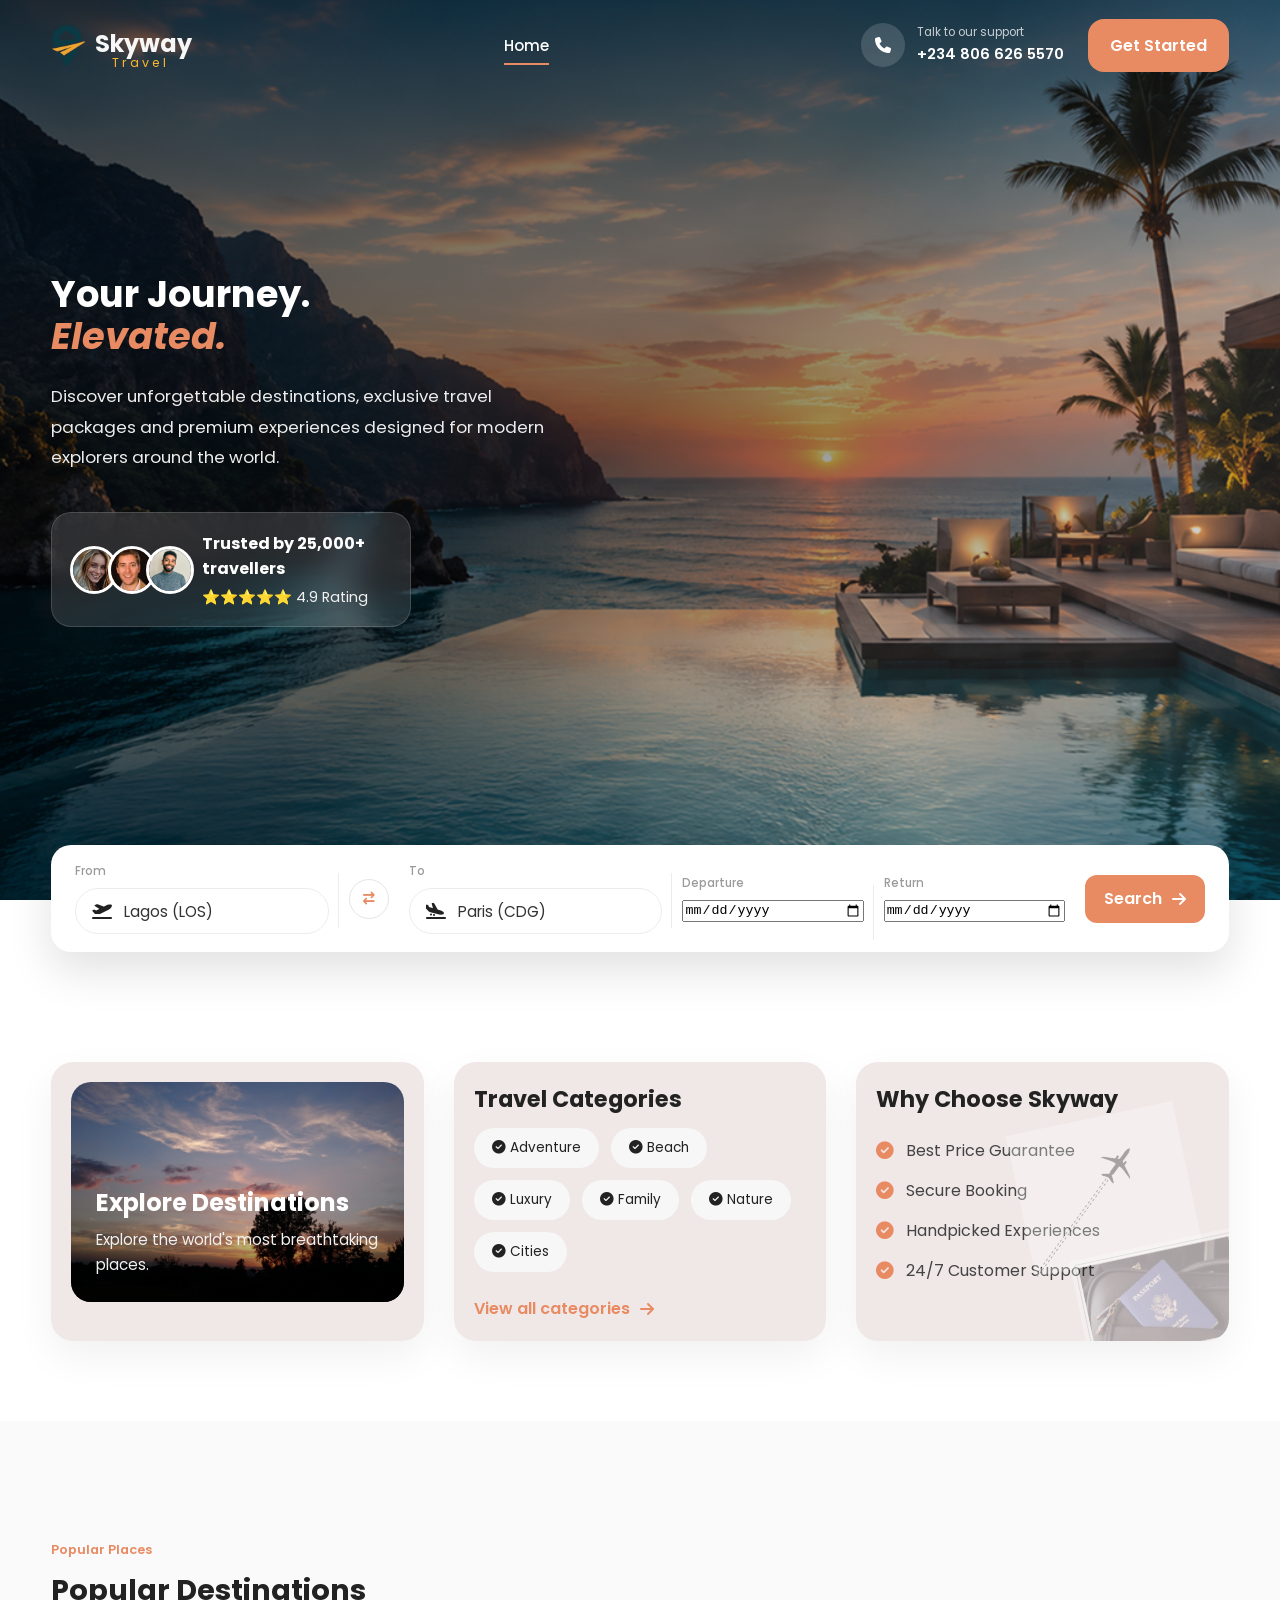
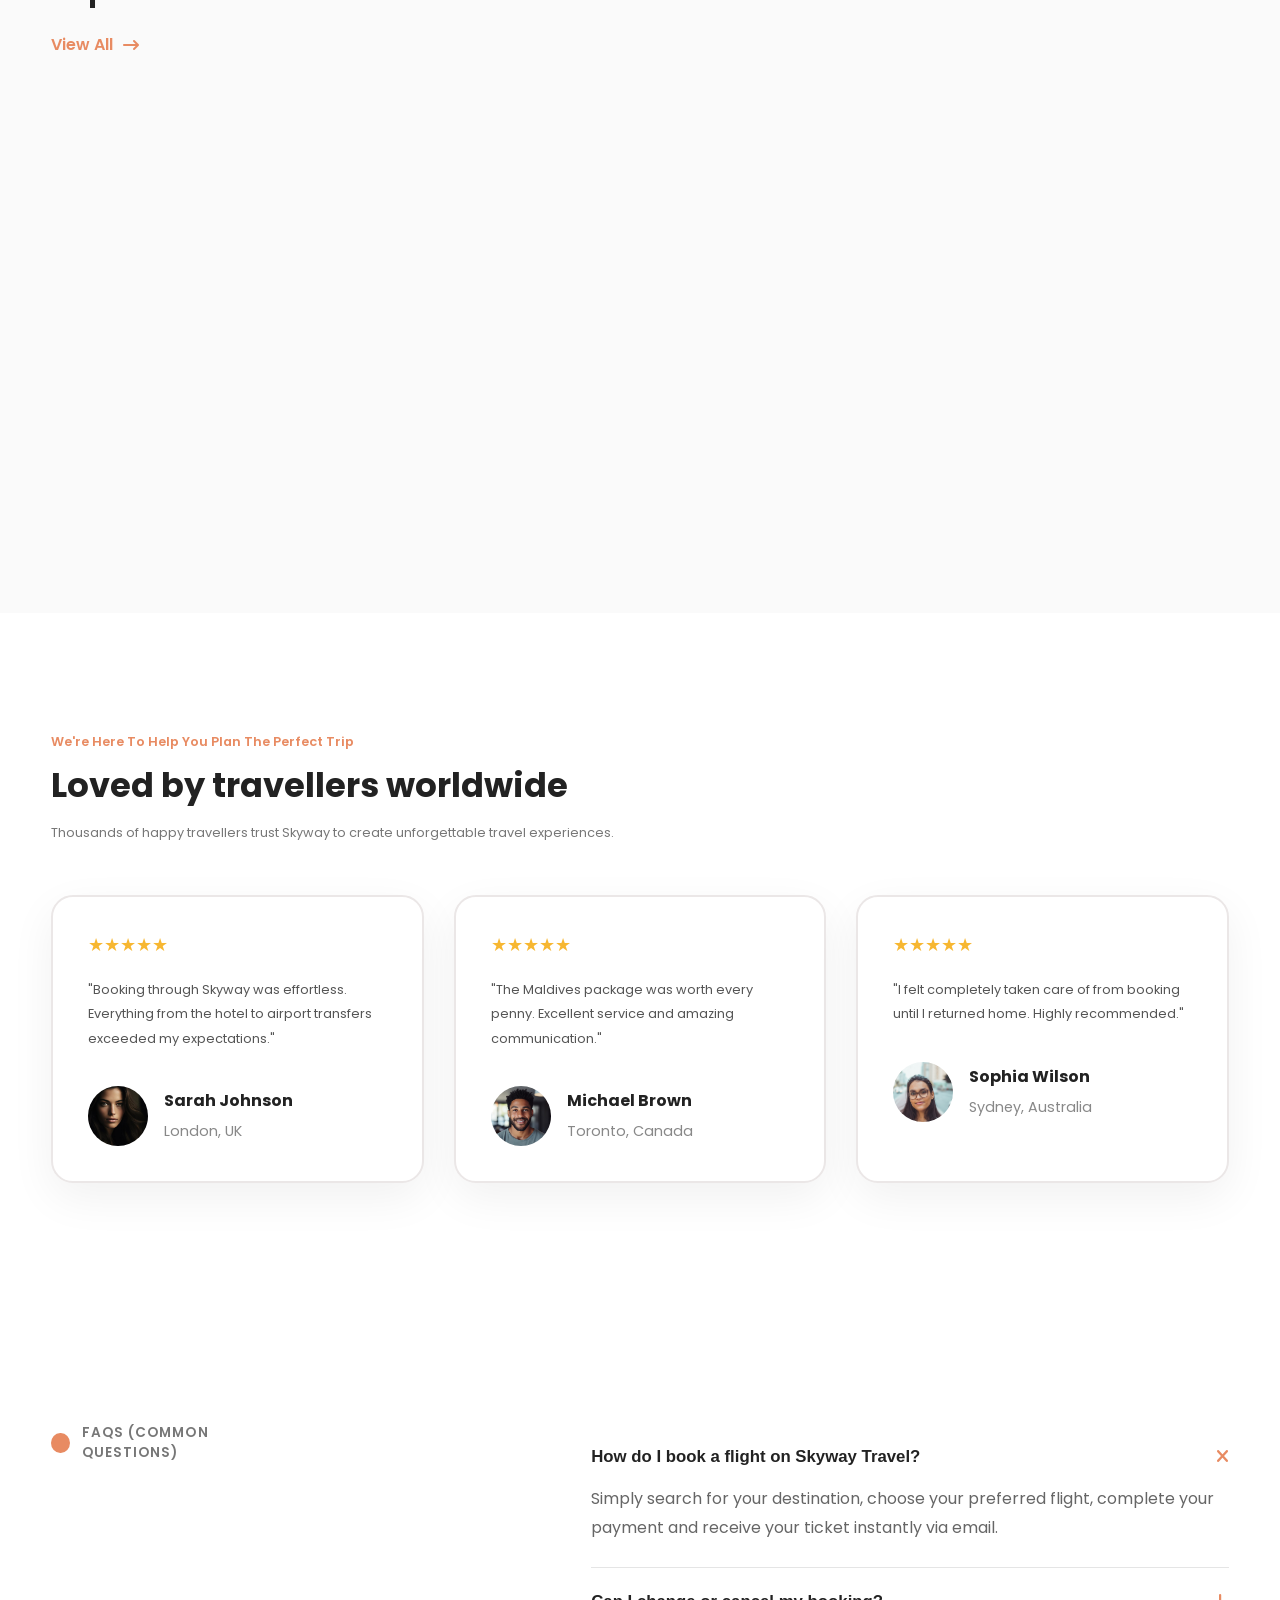
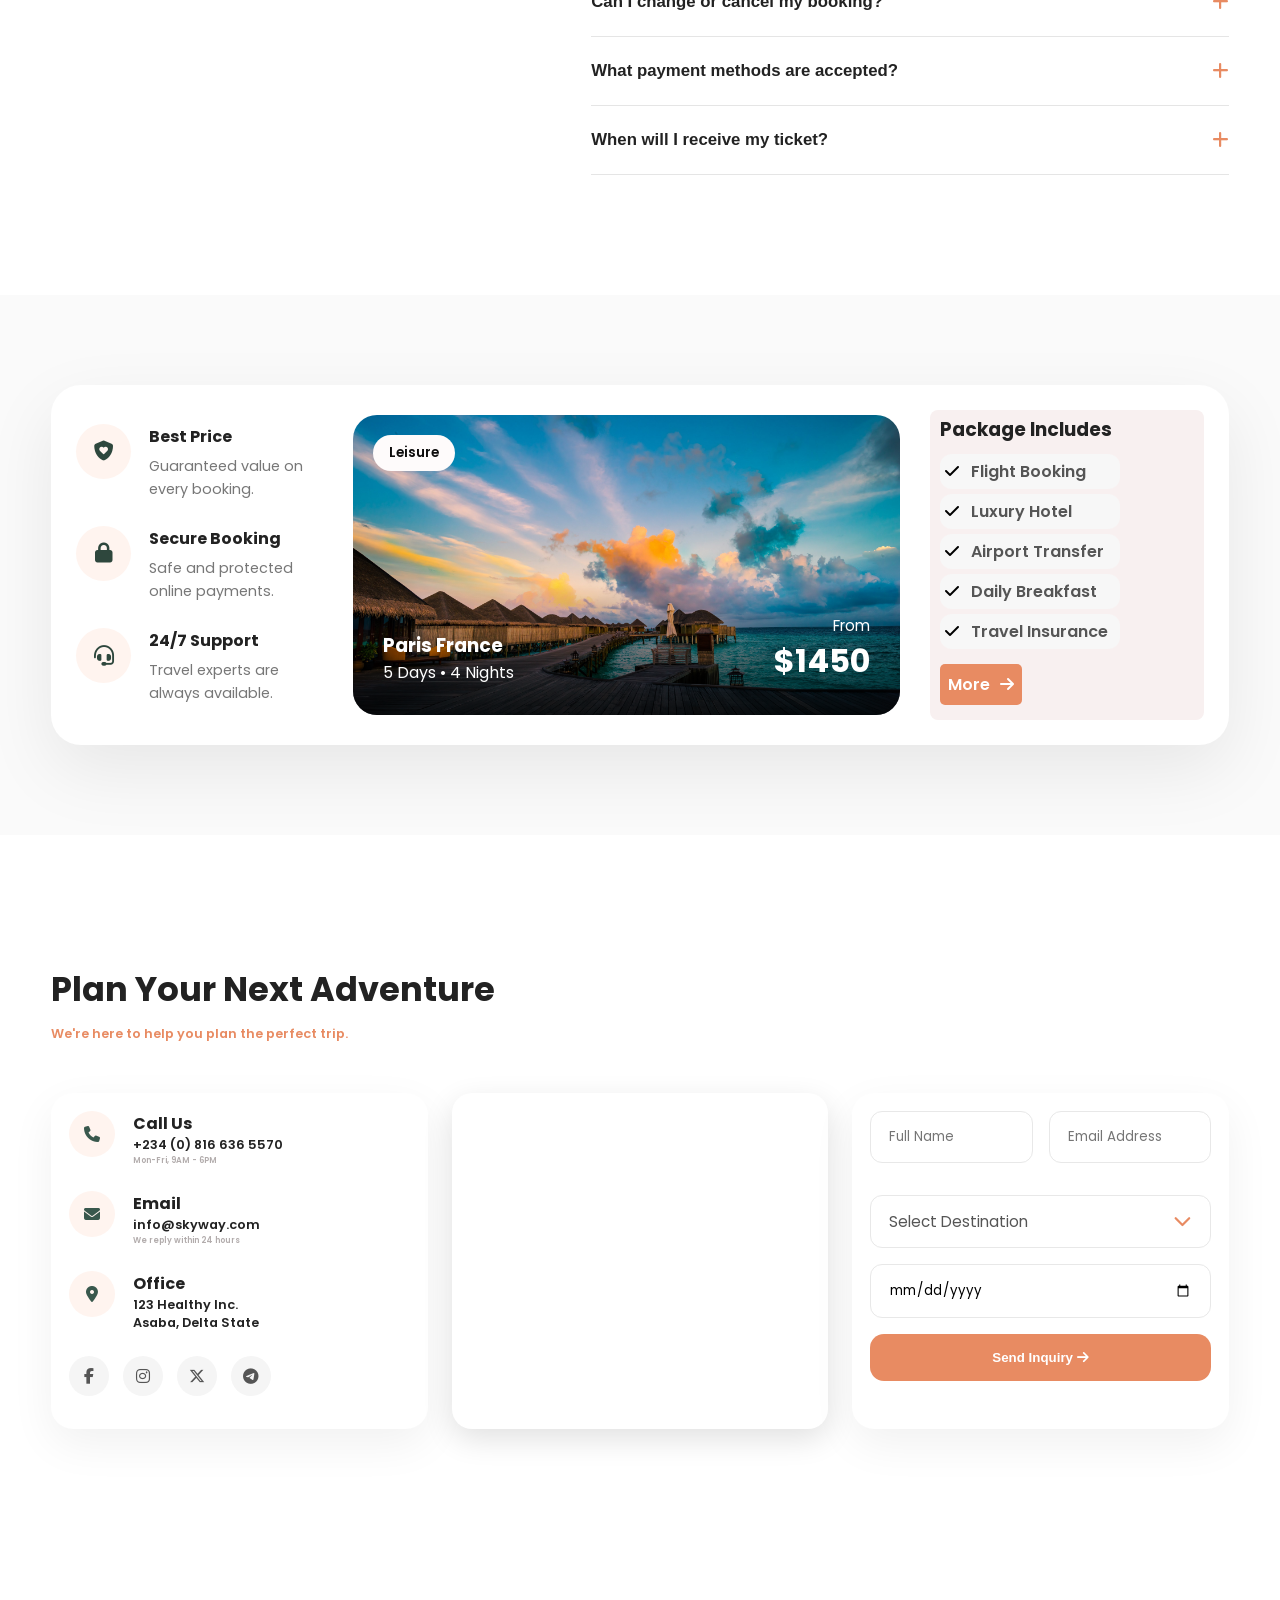
<file: index.html>
<!DOCTYPE html>
<html lang="en">
<head>

    <meta charset="UTF-8">
    <meta name="viewport" content="width=device-width, initial-scale=1.0">

    <title>Skyway Travel</title>

    <!-- Google Font -->
    <link rel="preconnect" href="https://fonts.googleapis.com">
    <link rel="preconnect" href="https://fonts.gstatic.com" crossorigin>

    <link href="https://fonts.googleapis.com/css2?family=Poppins:wght@300;400;500;600;700;800&display=swap" rel="stylesheet">

    <!-- Font Awesome -->
    <link rel="stylesheet"
    href="https://cdnjs.cloudflare.com/ajax/libs/font-awesome/6.7.2/css/all.min.css"/>

    <link rel="stylesheet" href="CSS/style.css">
    <link rel="stylesheet" href="CSS/responsive.css">
    <link rel="stylesheet" href="CSS/animation.css">

</head>

<body>

<!-- ================= NAVBAR ================= -->

<header class="header reveal">

    <div class="container navbar">

        <!-- Mobile Menu Button -->
        <button class="menu-btn" aria-label="Toggle navigation">

            <span></span>
            <span></span>
            <span></span>

        </button>

        <!-- Logo -->
        <a href="#" class="logo">

            <img src="asset/logo/logo.png" alt="Skyway Travel Logo">
            <h2>Skyway <span>Travel</span></h2>

        </a>

        <!-- Navigation -->
        <nav class="nav-links">

            <a href="index.html" class="active">Home</a>
        </nav>

        <!-- Right Side -->
        <div class="nav-right">

            <div class="phone">

                <div class="phone-icon">

                    <i class="fa-solid fa-phone"></i>

                </div>

                <div>

                    <small>Talk to our support</small>
                    <span>+234 806 626 5570</span>

                </div>

            </div>

            <a href="login.html" class="btn">Get Started</a>

        </div>

    </div>

</header>

<div class="menu-overlay"></div>

<!-- ================= HERO ================= -->

<section class="hero">

    <div class="container hero-content">

        <div class="hero-text">

            <h1>

                Your Journey.<br>

                <span><i>Elevated.</i></span>

            </h1>

            <p class="hero-description">

                Discover unforgettable destinations, exclusive travel
                packages and premium experiences designed for modern
                explorers around the world.

            </p>

            <!-- Rating Card -->

            <div class="rating-card">

                <div class="avatars">

                    <img src="asset/images/avatar1.jpg" alt="Traveller">

                    <img src="asset/images/avatar2.jpg" alt="Traveller">

                    <img src="asset/images/avatar3.jpg" alt="Traveller">

                </div>

                <div>

                    <h4>Trusted by 25,000+ travellers</h4>

                    <p>

                        ⭐⭐⭐⭐⭐ 4.9 Rating

                    </p>

                </div>

            </div>

        </div>

    </div>

</section>

<!--================ SEARCH CARD ================-->


<section class="booking-search reveal">

    <div class="container">

        <div class="search-card">

            <!-- From -->

            <div class="search-field">

    <label for="from">From</label>

    <div class="select-wrapper">

        <i class="fa-solid fa-plane-departure"></i>

        <select id="from">

            <option>Lagos (LOS)</option>
            <option>Abuja (ABV)</option>
            <option>Port Harcourt (PHC)</option>
            <option>Accra (ACC)</option>

        </select>

    </div>

</div>

            <!-- Swap -->

            <button class="swap-btn" aria-label="Swap destinations">

                <i class="fa-solid fa-arrow-right-arrow-left"></i>

            </button>

            <!-- To -->

           <div class="search-field">

    <label for="to">To</label>

    <div class="select-wrapper">

        <i class="fa-solid fa-plane-arrival"></i>

        <select id="to">

            <option>Paris (CDG)</option>
            <option>Dubai (DXB)</option>
            <option>Maldives (MLE)</option>
            <option>London (LHR)</option>
            <option>Tokyo (HND)</option>

        </select>

    </div>

</div>

            <!-- Departure -->

            <div class="search-field">

                <label>Departure</label>

                <input type="date">

            </div>

            <!-- Return -->

            <div class="search-field">

                <label>Return</label>

                <input type="date">

            </div>

            
            <a href="search.html" class="search-btn">
             Search
             <i class="fa-solid fa-arrow-right"></i>
          </a>

        </div>

    </div>

</section>


<!--================ INFO CARDS =================-->

<section class="info-section reveal">

    <div class="container">

        <div class="info-grid">

            <!-- Card 1 -->

    <article class="info-card">

    <div class="card-image">

        <img src="asset/images/destination.jpg"
             alt="Explore Destinations"
             class="scroll-image"
             >

        <div class="card-overlay">

            <h3>Explore Destinations</h3>

            <p>Explore the world's most breathtaking places.</p>

        </div>

    </div>

</article>

            <!-- Card 2 -->

            <div class="info-card">

                <h3>Travel Categories</h3>

                <!-- <p>

                    Find trips tailored to every travel style.

                </p> -->

                <div class="chips">

                    <span>
                        <i class="fa-solid fa-circle-check"></i>
                        Adventure
                    </span>

                    <span>
                        <i class="fa-solid fa-circle-check"></i>
                        Beach
                    </span>

                    <span>
                        <i class="fa-solid fa-circle-check"></i>
                        Luxury
                    </span>

                    <span>
                        <i class="fa-solid fa-circle-check"></i>
                        Family
                    </span>

                    <span>
                        <i class="fa-solid fa-circle-check"></i>
                        Nature
                    </span>

                    <span>
                        <i class="fa-solid fa-circle-check"></i>
                        Cities
                    </span>

                </div>

                <a href="#" class="view-all">

                    View all categories

                    <i class="fa-solid fa-arrow-right"></i>

                </a>

            </div>

            <!-- Card 3 -->

            <div class="info-card">

                <h3>Why Choose Skyway</h3>

                <ul>

                    <li>

                        <i class="fa-solid fa-circle-check"></i>

                        Best Price Guarantee

                    </li>

                    <li>

                        <i class="fa-solid fa-circle-check"></i>

                        Secure Booking

                    </li>

                    <li>

                        <i class="fa-solid fa-circle-check"></i>

                        Handpicked Experiences

                    </li>

                    <li>

                        <i class="fa-solid fa-circle-check"></i>

                        24/7 Customer Support

                    </li>

                </ul>

                <img
                    src="asset/images/airolane.jpg"
                    alt="airplane"
                    class="plane-image">
                     


                <img
                    src="asset/images/passport.png"
                    alt="passport"
                    class="info-image">

            </div>

        </div>

    </div>

</section>

<!--================ POPULAR DESTINATIONS ================-->

<section class="destinations reveal">

    <div class="container">

        <div class="section-header">

            <div>

                <p class="section-tag">
                    Popular Places
                </p>

                <h2>
                    Popular Destinations
                </h2>

            </div>

            <a href="#" class="view-all">

                View All

                <i class="fa-solid fa-arrow-right-long"></i>

            </a>

        </div>

        <div class="destination-grid">

            <!-- CARD 1 -->

            <div class="destination-card reveal">

                <div class="destination-image">

                    <img src="asset/images/thailand.jpg" alt="London"  class="scroll-image">

                    <button class="favorite">

                        <i class="fa-regular fa-heart"></i>

                    </button>

                    <span class="price">

                        From $890

                    </span>

                </div>

                <div class="destination-content">

                    <div>

                        <h3>London</h3>

                        <p>England</p>

                    </div>

                    <div class="rating">

                        ⭐ 4.9

                    </div>

                </div>

            </div>

            <!-- CARD 2 -->

            <div class="destination-card reveal">

                <div class="destination-image">

                    <img src="asset/images/capetown.jpg" alt="Sydney"
                     class="scroll-image">

                    <button class="favorite">

                        <i class="fa-regular fa-heart"></i>

                    </button>

                    <span class="price">

                        From $1450

                    </span>

                </div>

                <div class="destination-content">

                    <div>

                        <h3>Sydney</h3>

                        <p>Australia</p>

                    </div>

                    <div class="rating">

                        ⭐ 5.0

                    </div>

                </div>

            </div>

            <!-- CARD 3 -->

            <div class="destination-card reveal">

                <div class="destination-image">

                    <img src="asset/images/Dubai.jpg" alt="New York"
                     class="scroll-image">

                    <button class="favorite">

                        <i class="fa-regular fa-heart"></i>

                    </button>

                    <span class="price">

                        From $980

                    </span>

                </div>

                <div class="destination-content">

                    <div>

                        <h3>New York</h3>

                        <p>United States</p>

                    </div>

                    <div class="rating">

                        ⭐ 4.8

                    </div>

                </div>

            </div>

            <!-- CARD 4 -->

            <div class="destination-card reveal">

                <div class="destination-image">

                    <img src="asset/images/london.jpg" alt="Toronto"
                     class="scroll-image">

                    <button class="favorite">

                        <i class="fa-regular fa-heart"></i>

                    </button>

                    <span class="price">

                        From $1100

                    </span>

                </div>

                <div class="destination-content">

                    <div>

                        <h3>Toronto</h3>

                        <p>Canada</p>

                    </div>

                    <div class="rating">

                        ⭐ 4.9

                    </div>

                </div>

            </div>

        </div>

    </div>

</section>

<!--================ TESTIMONIALS ================-->

<section class="testimonials reveal">

    <div class="container">

        <div class="section-heading">

            <p class="section-tag">We're Here To Help You Plan The Perfect Trip

            </p>

            <h2>Loved by travellers worldwide</h2>

            <p class="section-description">

                Thousands of happy travellers trust Skyway to
                create unforgettable travel experiences.

            </p>

        </div>


        <div class="testimonial-grid">

            <!-- Card 1 -->

            <div class="testimonial-card">

                <div class="stars">

                    ★★★★★

                </div>

                <p class="review">

                    "Booking through Skyway was effortless.
                    Everything from the hotel to airport transfers
                    exceeded my expectations."

                </p>

                <div class="user">

                    <img src="asset/images/user1.jpg" alt="Sarah"
                     class="scroll-image">

                    <div>

                        <h4>Sarah Johnson</h4>

                        <span>London, UK</span>

                    </div>

                </div>

            </div>

            <!-- Card 2 -->

            <div class="testimonial-card">

                <div class="stars">

                    ★★★★★

                </div>

                <p class="review">

                    "The Maldives package was worth every penny.
                    Excellent service and amazing communication."

                </p>

                <div class="user">

                    <img src="asset/images/user2.jpg" alt="Michael"
                     class="scroll-image">

                    <div>

                        <h4>Michael Brown</h4>

                        <span>Toronto, Canada</span>

                    </div>

                </div>

            </div>

            <!-- Card 3 -->

            <div class="testimonial-card">

                <div class="stars">

                    ★★★★★

                </div>

                <p class="review">

                    "I felt completely taken care of from booking
                    until I returned home. Highly recommended."

                </p>

                <div class="user">

                    <img src="asset/images/user3.jpg" alt="Sophia"
                     class="scroll-image">

                    <div>

                        <h4>Sophia Wilson</h4>

                        <span>Sydney, Australia</span>

                    </div>

                </div>

            </div>

        </div>

    </div>

</section>

<!--================ FAQ ================-->

<section class="faq reveal">

    <div class="container">

        <div class="faq-wrapper">

            <!-- Left Side -->

            <div class="faq-left">

                <div class="faq-title">

                    <span class="faq-dot"></span>

                    <span>FAQs (COMMON QUESTIONS)</span>

                </div>

            </div>

            <!-- Right Side -->

            <div class="faq-right">

                <div class="faq-item active">

                    <button class="faq-question">

                        <span>How do I book a flight on Skyway Travel?</span>

                        <i class="fa-solid fa-xmark"></i>

                    </button>

                    <div class="faq-answer">

                        <p>
                            Simply search for your destination,
                            choose your preferred flight,
                            complete your payment and receive
                            your ticket instantly via email.
                        </p>

                    </div>

                </div>

                <div class="faq-item">

                    <button class="faq-question">

                        <span>Can I change or cancel my booking?</span>

                        <i class="fa-solid fa-plus"></i>

                    </button>

                    <div class="faq-answer">

                        <p>
                            Most bookings can be modified or
                            cancelled depending on the airline
                            or package selected.
                        </p>

                    </div>

                </div>

                <div class="faq-item">

                    <button class="faq-question">

                        <span>What payment methods are accepted?</span>

                        <i class="fa-solid fa-plus"></i>

                    </button>

                    <div class="faq-answer">

                        <p>
                            We accept Visa, Mastercard,
                            PayPal and secure bank transfers.
                        </p>

                    </div>

                </div>

                <div class="faq-item">

                    <button class="faq-question">

                        <span>When will I receive my ticket?</span>

                        <i class="fa-solid fa-plus"></i>

                    </button>

                    <div class="faq-answer">

                        <p>
                            Your booking confirmation and
                            e-ticket are usually sent
                            immediately after payment.
                        </p>

                    </div>

                </div>

            </div>

        </div>

    </div>

</section>

<!--================ PROMO PACKAGE =================-->

<section class="promo reveal">

    <div class="container">

        <div class="promo-card">

            <!-- LEFT COLUMN -->

            <div class="promo-left">

                <div class="promo-item">

                    <div class="promo-icon">
                        <i class="fa-solid fa-shield-heart"></i>
                    </div>

                    <div>
                        <h4>Best Price</h4>
                        <p>Guaranteed value on every booking.</p>
                    </div>

                </div>

                <div class="promo-item">

                    <div class="promo-icon">
                        <i class="fa-solid fa-lock"></i>
                    </div>

                    <div>
                        <h4>Secure Booking</h4>
                        <p>Safe and protected online payments.</p>
                    </div>

                </div>

                <div class="promo-item">

                    <div class="promo-icon">
                        <i class="fa-solid fa-headset"></i>
                    </div>

                    <div>
                        <h4>24/7 Support</h4>
                        <p>Travel experts are always available.</p>
                    </div>

                </div>

            </div>

            <!-- CENTER -->

            <div class="promo-image">

                <img src="asset/images/maldives.jpg"
                     alt="Luxury Maldives Resort"
                      class="scroll-image">

                <span class="promo-badge">
                     Leisure
                </span>

                <div class="promo-overlay">

                    <div>

                        <h3>Paris France</h3>

                        <span>5 Days • 4 Nights</span>

                    </div>

                    <div class="promo-price">

                        From

                        <strong>$1450</strong>

                    </div>

                </div>

            </div>

            <!-- RIGHT -->

            <div class="promo-right">

                <h3>Package Includes</h3>

                <div class="service">

                    <i class="fa-solid fa-check"></i>

                    Flight Booking

                </div>

                <div class="service">

                    <i class="fa-solid fa-check"></i>

                    Luxury Hotel

                </div>

                <div class="service">

                    <i class="fa-solid fa-check"></i>

                    Airport Transfer

                </div>

                <div class="service">

                    <i class="fa-solid fa-check"></i>

                    Daily Breakfast

                </div>

                <div class="service">

                    <i class="fa-solid fa-check"></i>

                    Travel Insurance

                </div>

                <a href="#" class="promo-btn">

                    More

                    <i class="fa-solid fa-arrow-right"></i>

                </a>

            </div>

        </div>

    </div>

</section>

<!--================ CONTACT =================-->

<section class="contact reveal">

    <div class="container">

        <div class="section-heading">

            <h2>
                Plan Your Next Adventure
            </h2>

            <p class="section-tag">
                We're here to help you plan the perfect trip.
            </p>

        </div>

        <div class="contact-grid">

            <!-- Contact Card -->

            <div class="contact-card">

                <div class="contact-item">

                    <i class="fa-solid fa-phone"></i>

                    <div>

                        <h4>Call Us</h4>

                        <p>+234 (0) 816 636 5570 <br><span class="call-span">Mon-Fri, 9AM - 6PM</span></p>

                    </div>

                </div>

                <div class="contact-item">

                    <i class="fa-solid fa-envelope"></i>

                    <div>

                        <h4>Email</h4>

                        <p>info@skyway.com <br><span class="email-span">
                            We reply within 24 hours
                        </span></p>

                    </div>

                </div>

                <div class="contact-item">

                    <i class="fa-solid fa-location-dot"></i>

                    <div>

                        <h4>Office</h4>

                        <p>
                            123 Healthy Inc.<br>
                            Asaba, Delta State
                        </p>

                    </div>

                </div>

                <div class="social-links">

                    <a href="#"><i class="fab fa-facebook-f"></i></a>

                    <a href="#"><i class="fab fa-instagram"></i></a>

                    <a href="#"><i class="fab fa-x-twitter"></i></a>

                    <a href="#"><i class="fab fa-telegram"></i></a>

                </div>

            </div>

<div class="map-card">
    <iframe src="https://www.google.com/maps/embed?pb=!1m18!1m12!1m3!1d3035.312512340345!2d7.493151573562702!3d6.459455293532075!2m3!1f0!2f0!3f0!3m2!1i1024!2i768!4f13.1!3m3!1m2!1s0x1044a3c765c97321%3A0xc41dd720f99cf06a!2sShoprite%20Enugu!5e1!3m2!1sen!2sng!4v1785820000784!5m2!1sen!2sng" width="600" height="450" style="border:0;" allowfullscreen="" loading="lazy" referrerpolicy="strict-origin-when-cross-origin">
    </iframe>
</div>

            <!-- Form -->

            <div class="form-card">

                <form>

                    <div class="input-group">

                        <input
                            type="text"
                            placeholder="Full Name">

                        <input
                            type="email"
                            placeholder="Email Address">

                    </div>

                    <select name="destination" id="destination">

    <option value="" selected disabled>
        Select Destination
    </option>

    <option value="maldives">Maldives</option>
    <option value="paris">Paris, France</option>
    <option value="dubai">Dubai, UAE</option>
    <option value="bali">Bali, Indonesia</option>
    <option value="santorini">Santorini, Greece</option>
    <option value="kyoto">Kyoto, Japan</option>
    <option value="cape-town">Cape Town, South Africa</option>
    <option value="new-york">New York, USA</option>

</select>

                    <input
                        type="date">

                    <button>

                        Send Inquiry

                        <i class="fa-solid fa-arrow-right"></i>

                    </button>

                </form>

            </div>

        </div>

    </div>

</section>

<!--================ FOOTER ================-->

<footer class="footer reveal">

    <div class="container">

        <div class="footer-grid">

            <!-- Logo -->

            <div class="footer-about">

                <img
                    src="asset/logo/logo.png"
                    alt="Skyway Travel Logo"
                    class="footer-logo">
                 <h3>Skyway  <br> <span>Travel</span></h3>

                <p>
                    Elevating your travel experience with the best
                    deals, trusted service and unforgettable journeys.
                </p>

                <div class="footer-social">

                    <a href="#"><i class="fab fa-facebook-f"></i></a>

                    <a href="#"><i class="fab fa-instagram"></i></a>

                    <a href="#"><i class="fab fa-x-twitter"></i></a>

                    <a href="#"><i class="fab fa-telegram"></i></a>

                </div>

            </div>

            <!-- Navigation -->

            <div>

                <h4>Navigation</h4>

                <ul>

                    <li><a href="#">About Us</a></li>

                </ul>

            </div>

            <!-- Support -->

            <div>

                <h4>Support</h4>

                <ul>

                    <li><a href="#">Help Center</a></li>

                    <li><a href="#">FAQ</a></li>

                    <li><a href="#">Booking Guide</a></li>

                    <li><a href="#">Payment</a></li>

                    <li><a href="#">Terms & Conditions</a></li>

                </ul>

            </div>

            <!-- Company -->

            <div>

                <h4>Company</h4>

                <ul>

                    <li><a href="#">About Us</a></li>

                    <li><a href="#">Careers</a></li>

                    <li><a href="#">Blog</a></li>

                    <li><a href="#">Press</a></li>

                    <li><a href="#">Contact Us</a></li>

                </ul>

            </div>

        </div>

    </div>

    <!-- Bottom Bar -->

    <div class="footer-bottom">

        <div class="container footer-bottom-content">

            <p>©2026 Skyway Travel. All Rights Reserved.</p>

            <div class="footer-links">

                <a href="#">Privacy Policy</a>

                <a href="#">Terms of Use</a>

                <a href="#">Cookie Policy</a>

            </div>

        </div>

    </div>

</footer>

<script src="JS/app.js"></script>
<script src="JS/navbar.js"></script>

</body>
</html>
</file>
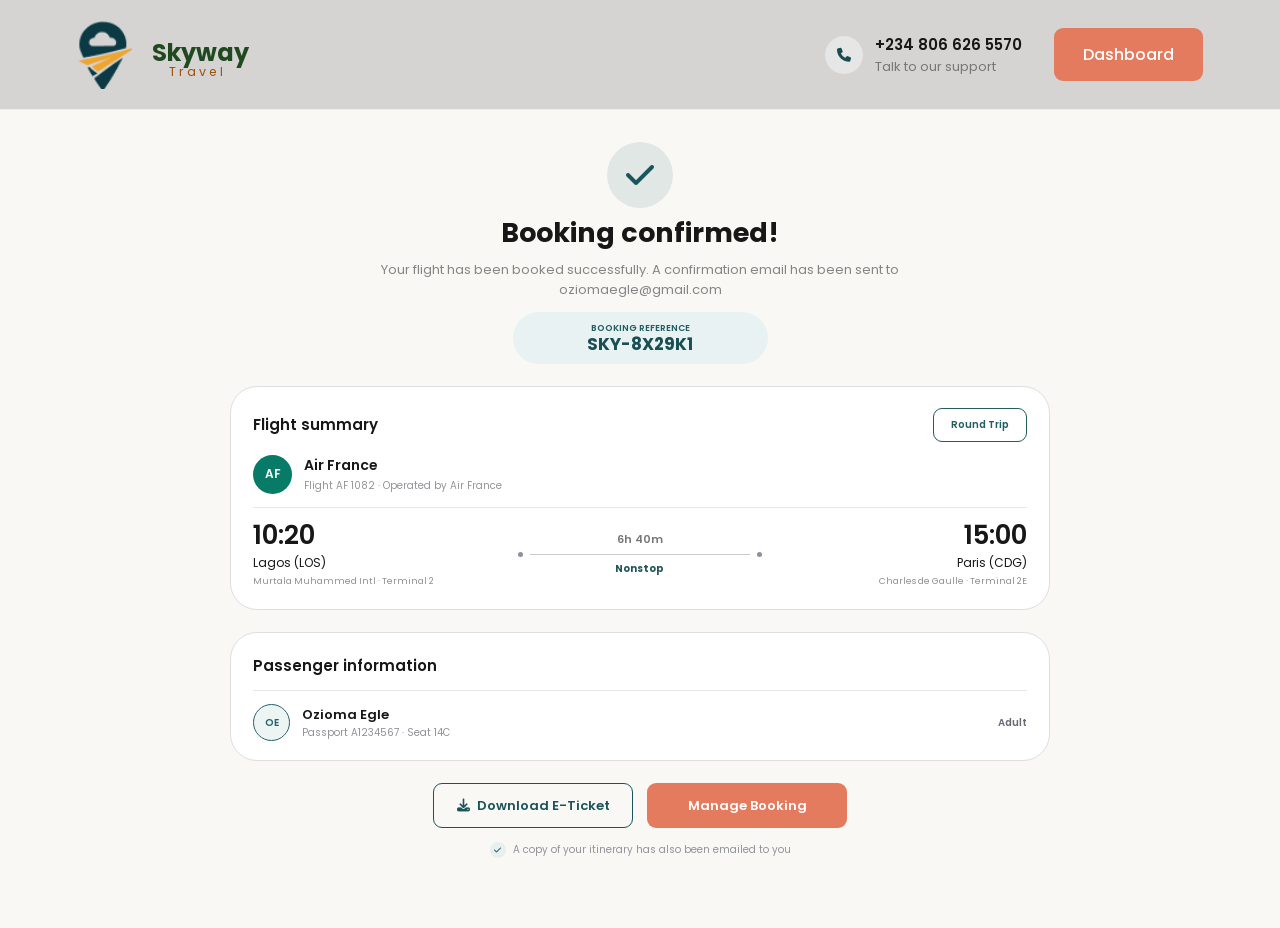
<file: bookingConfirmation.html>
<!DOCTYPE html>
<html lang="en">
<head>
    <meta charset="UTF-8">
    <meta
        name="viewport"
        content="width=device-width, initial-scale=1.0"
    >

    <title>Booking Confirmed | Skyway Travel</title>

    <!-- Poppins -->
    <link
        href="https://fonts.googleapis.com/css2?family=Poppins:wght@400;500;600;700&display=swap"
        rel="stylesheet"
    >

    <!-- Font Awesome -->
    <link
        rel="stylesheet"
        href="https://cdnjs.cloudflare.com/ajax/libs/font-awesome/6.5.2/css/all.min.css"
    >

    <link
        rel="stylesheet"
        href="CSS/bookingConfirmation.css"
    >
</head>

<body>

    <!-- ================= HEADER ================= -->

    <header class="confirmation-header">

        <a href="index.html" class="skyway-logo">
            <img
                src="asset/logo/logo.png"
                alt="Skyway Travel"
            >
             <h2>Skyway <span>Travel</span></h2>
        </a>

        <div class="header-right">

            <button
                    type="button"
                    class="mobile-menu-btn"
                    id="mobileMenuBtn"
                    aria-label="Open menu"
                >
                    <i class="fa-solid fa-bars"></i>
                </button>

            <div class="support-info">

                <div class="phone-icon">
                    <i class="fa-solid fa-phone"></i>
                </div>

                <div class="support-text">
                    <strong>+234 806 626 5570</strong>
                    <span>Talk to our support</span>
                </div>
            </div>

            <a
                href="Dashboard/dashboard.html"
                class="dashboard-btn"
            >
                Dashboard
            </a>

        </div>

    </header>

    <!-- Mobile Side Menu -->

<div
    class="menu-overlay"
    id="menuOverlay"
></div>

<aside
    class="mobile-sidebar"
    id="mobileSidebar"
>

    <button
        type="button"
        class="close-menu-btn"
        id="closeMenuBtn"
        aria-label="Close menu"
    >
        <i class="fa-solid fa-xmark"></i>
    </button>


    <div class="mobile-support">

        <div class="mobile-support-icon">
            <i class="fa-solid fa-phone"></i>
        </div>

        <div>
            <strong>+234 806 626 5570</strong>
            <span>Talk to our support</span>
        </div>

    </div>


    <a
        href="dashboard.html"
        class="mobile-dashboard-btn"
    >
        <i class="fa-solid fa-gauge-high"></i>
        Dashboard
    </a>

</aside>


    <!-- ================= MAIN ================= -->

    <main class="confirmation-main">

        <!-- Confirmation Message -->

        <section class="confirmation-intro">

            <div class="success-icon">
                <i class="fa-solid fa-check"></i>
            </div>

            <h1>Booking confirmed!</h1>

            <p>
                Your flight has been booked successfully.
                A confirmation email has been sent to
                oziomaegle@gmail.com
            </p>

            <div class="booking-reference">

                <span>BOOKING REFERENCE</span>

                <strong>SKY-8X29K1</strong>

            </div>

        </section>


        <!-- ================= FLIGHT SUMMARY ================= -->

        <section class="confirmation-card flight-card">

            <div class="card-heading">

                <h2>Flight summary</h2>

                <span class="trip-badge">
                    Round Trip
                </span>

            </div>


            <!-- Airline -->

            <div class="airline-info">

                <div class="airline-logo">
                    AF
                </div>

                <div>
                    <h3>Air France</h3>

                    <p>
                        Flight AF 1082 · Operated by Air France
                    </p>
                </div>

            </div>


            <div class="card-divider"></div>


            <!-- Flight Route -->

            <div class="flight-route">

                <div class="airport departure">

                    <strong>10:20</strong>

                    <span>Lagos (LOS)</span>

                    <small>
                        Murtala Muhammed Intl · Terminal 2
                    </small>

                </div>


                <div class="flight-duration">

                    <span>6h 40m</span>

                    <div class="route-line">

                        <i></i>

                        <div class="line"></div>

                        <i></i>

                    </div>

                    <strong>Nonstop</strong>

                </div>


                <div class="airport arrival">

                    <strong>15:00</strong>

                    <span>Paris (CDG)</span>

                    <small>
                        Charles de Gaulle · Terminal 2E
                    </small>

                </div>

            </div>

        </section>


        <!-- ================= PASSENGER ================= -->

        <section class="confirmation-card passenger-card">

            <h2>Passenger information</h2>

            <div class="card-divider"></div>

            <div class="passenger-info">

                <div class="passenger-avatar">
                    OE
                </div>

                <div class="passenger-details">

                    <h3>Ozioma Egle</h3>

                    <p>
                        Passport A1234567 · Seat 14C
                    </p>

                </div>

                <span class="passenger-type">
                    Adult
                </span>

            </div>

        </section>


        <!-- ================= ACTIONS ================= -->

        <section class="confirmation-actions">

            <a
                href="#"
                class="action-btn download-btn"
                id="downloadTicket"
            >
                <i class="fa-solid fa-download"></i>
                Download E-Ticket
            </a>

            <a
                href="manage-booking.html"
                class="action-btn manage-btn"
            >
                Manage Booking
            </a>

        </section>


        <!-- Confirmation Note -->

        <div class="confirmation-note">

            <span>
                <i class="fa-solid fa-check"></i>
            </span>

            <p>
                A copy of your itinerary has also been emailed to you
            </p>

        </div>

    </main>


    <script src="JS/bookingConfirmation.js"></script>

</body>
</html>
</file>
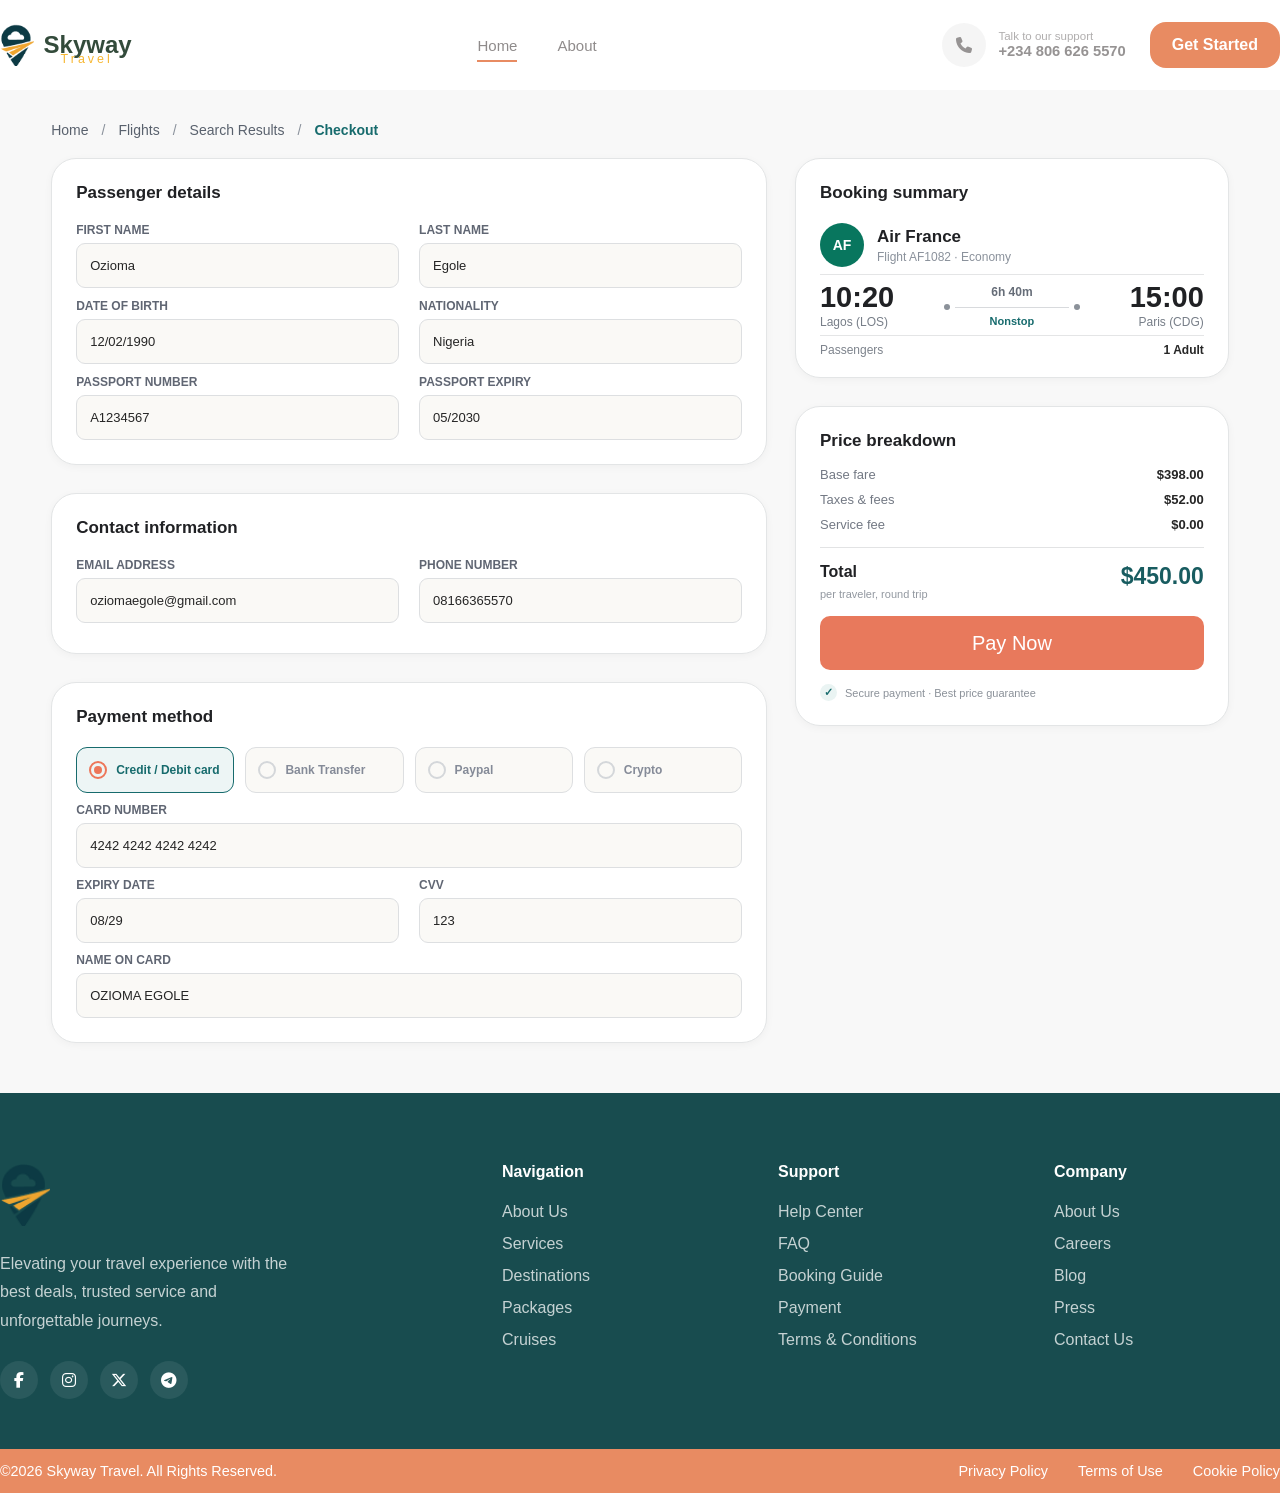
<file: checkout.html>
<!DOCTYPE html>
<html lang="en">
<head>
    <meta charset="UTF-8">
    <meta name="viewport" content="width=device-width, initial-scale=1.0">

    <title>Checkout | Skyway Travel</title>

    <link rel="stylesheet" href="SEARCHcss/CheckoutCSS/Checkout.css">
    <link rel="stylesheet" href="SEARCHcss/CheckoutCSS/checkoutresponsive.css">
    <link rel="stylesheet" href="https://cdnjs.cloudflare.com/ajax/libs/font-awesome/6.4.0/css/all.min.css">
    <link rel="stylesheet" href="CSS/responsive.css">
</head>

<body>

  <header class="header">

    <div class="container navbar">

        <!-- Mobile Menu Button -->
        <button class="menu-btn" aria-label="Toggle navigation">

            <span></span>
            <span></span>
            <span></span>

        </button>

        <!-- Logo -->
        <a href="#" class="logo">

            <img src="asset/logo/logo.png" alt="Skyway Travel Logo">
            <h2>Skyway <span>Travel</span></h2>

        </a>

        <!-- Navigation -->
        <nav class="nav-links">

            <a href="#" class="active">Home</a>
            <a href="#">About</a>
        </nav>

        <!-- Right Side -->
        <div class="nav-right">

            <div class="phone">

                <div class="phone-icon">

                    <i class="fa-solid fa-phone"></i>

                </div>

                <div>

                    <small>Talk to our support</small>
                    <span>+234 806 626 5570</span>

                </div>

            </div>

            <a href="#" class="btn">Get Started</a>

        </div>

    </div>

</header>
<div class="menu-overlay"></div>

    <main class="checkout-page">

        <div class="checkout-container">

            <!-- =========================
                 BREADCRUMB
            ========================== -->

            <nav class="breadcrumb" aria-label="Breadcrumb">

                <a href="#">Home</a>

                <span>/</span>

                <a href="#">Flights</a>

                <span>/</span>

                <a href="#">Search Results</a>

                <span>/</span>

                <span class="current">Checkout</span>

            </nav>


            <!-- =========================
                 CHECKOUT GRID
            ========================== -->

            <div class="checkout-grid">


                <!-- =========================
                     LEFT COLUMN
                ========================== -->

                <div class="checkout-left">


                    <!-- PASSENGER DETAILS -->

                    <section class="checkout-card">

                        <h2>Passenger details</h2>

                        <div class="form-grid">

                            <div class="form-group">

                                <label for="firstName">
                                    FIRST NAME
                                </label>

                                <input
                                    type="text"
                                    id="firstName"
                                    value="Ozioma"
                                >

                            </div>


                            <div class="form-group">

                                <label for="lastName">
                                    LAST NAME
                                </label>

                                <input
                                    type="text"
                                    id="lastName"
                                    value="Egole"
                                >

                            </div>


                            <div class="form-group">

                                <label for="dateOfBirth">
                                    DATE OF BIRTH
                                </label>

                                <input
                                    type="text"
                                    id="dateOfBirth"
                                    value="12/02/1990"
                                >

                            </div>


                            <div class="form-group">

                                <label for="nationality">
                                    NATIONALITY
                                </label>

                                <input
                                    type="text"
                                    id="nationality"
                                    value="Nigeria"
                                >

                            </div>


                            <div class="form-group">

                                <label for="passportNumber">
                                    PASSPORT NUMBER
                                </label>

                                <input
                                    type="text"
                                    id="passportNumber"
                                    value="A1234567"
                                >

                            </div>


                            <div class="form-group">

                                <label for="passportExpiry">
                                    PASSPORT EXPIRY
                                </label>

                                <input
                                    type="text"
                                    id="passportExpiry"
                                    value="05/2030"
                                >

                            </div>

                        </div>

                    </section>



                    <!-- CONTACT INFORMATION -->

                    <section class="checkout-card contact-card">

                        <h2>Contact information</h2>

                        <div class="form-grid">

                            <div class="form-group">

                                <label for="email">
                                    EMAIL ADDRESS
                                </label>

                                <input
                                    type="email"
                                    id="email"
                                    value="oziomaegole@gmail.com"
                                >

                            </div>


                            <div class="form-group">

                                <label for="phone">
                                    PHONE NUMBER
                                </label>

                                <input
                                    type="tel"
                                    id="phone"
                                    value="08166365570"
                                >

                            </div>

                        </div>

                    </section>



                    <!-- PAYMENT METHOD -->

                    <section class="checkout-card payment-card">

                        <h2>Payment method</h2>


                        <div class="payment-options">

                            <button
                                type="button"
                                class="payment-option active"
                                data-payment="card"
                            >

                                <span class="radio"></span>

                                <span>Credit / Debit card</span>

                            </button>


                            <button
                                type="button"
                                class="payment-option"
                                data-payment="bank"
                            >

                                <span class="radio"></span>

                                <span>Bank Transfer</span>

                            </button>


                            <button
                                type="button"
                                class="payment-option"
                                data-payment="paypal"
                            >

                                <span class="radio"></span>

                                <span>Paypal</span>

                            </button>


                            <button
                                type="button"
                                class="payment-option"
                                data-payment="crypto"
                            >

                                <span class="radio"></span>

                                <span>Crypto</span>

                            </button>

                        </div>



                        <!-- CARD PAYMENT -->

                        <div class="card-payment-form">

                            <div class="form-group full-width">

                                <label for="cardNumber">
                                    CARD NUMBER
                                </label>

                                <input
                                    type="text"
                                    id="cardNumber"
                                    value="4242 4242 4242 4242"
                                >

                            </div>


                            <div class="form-grid">

                                <div class="form-group">

                                    <label for="expiryDate">
                                        EXPIRY DATE
                                    </label>

                                    <input
                                        type="text"
                                        id="expiryDate"
                                        value="08/29"
                                    >

                                </div>


                                <div class="form-group">

                                    <label for="cvv">
                                        CVV
                                    </label>

                                    <input
                                        type="text"
                                        id="cvv"
                                        value="123"
                                    >

                                </div>

                            </div>


                            <div class="form-group full-width">

                                <label for="cardName">
                                    NAME ON CARD
                                </label>

                                <input
                                    type="text"
                                    id="cardName"
                                    value="OZIOMA EGOLE"
                                >

                            </div>

                        </div>

                    </section>

                </div>



                <!-- =========================
                     RIGHT COLUMN
                ========================== -->

                <aside class="checkout-right">


                    <!-- BOOKING SUMMARY -->

                    <section class="checkout-card booking-summary">

                        <h2>Booking summary</h2>


                        <div class="airline-info">

                            <div class="airline-logo">
                                AF
                            </div>

                            <div>

                                <h3>Air France</h3>

                                <p>
                                    Flight AF1082 · Economy
                                </p>

                            </div>

                        </div>


                        <div class="flight-route">

                            <div class="route-location">

                                <strong>10:20</strong>

                                <span>Lagos (LOS)</span>

                            </div>


                            <div class="route-middle">

                                <span class="duration">
                                    6h 40m
                                </span>

                                <div class="route-line">

                                    <span></span>

                                    <div></div>

                                    <span></span>

                                </div>

                                <small>
                                    Nonstop
                                </small>

                            </div>


                            <div class="route-location arrival">

                                <strong>15:00</strong>

                                <span>Paris (CDG)</span>

                            </div>

                        </div>


                        <div class="passengers">

                            <span>Passengers</span>

                            <strong>1 Adult</strong>

                        </div>

                    </section>



                    <!-- PRICE BREAKDOWN -->

                    <section class="checkout-card price-card">

                        <h2>Price breakdown</h2>


                        <div class="price-row">

                            <span>Base fare</span>

                            <strong>$398.00</strong>

                        </div>


                        <div class="price-row">

                            <span>Taxes &amp; fees</span>

                            <strong>$52.00</strong>

                        </div>


                        <div class="price-row">

                            <span>Service fee</span>

                            <strong>$0.00</strong>

                        </div>


                        <div class="price-divider"></div>


                        <div class="total-row">

                            <div>

                                <strong>Total</strong>

                                <small>
                                    per traveler, round trip
                                </small>

                            </div>

                            <strong>$450.00</strong>

                        </div>


                        <button
                            type="button"
                            class="pay-button"
                            id="payButton"
                        >
                            Pay Now
                        </button>


                        <div class="secure-payment">

                            <span class="secure-icon">✓</span>

                            <span>
                                Secure payment · Best price guarantee
                            </span>

                        </div>

                    </section>

                </aside>

            </div>

        </div>

    </main>

    <!--================ FOOTER ================-->

<footer class="footer">

    <div class="container">

        <div class="footer-grid">

            <!-- Logo -->

            <div class="footer-about">

                <img
                    src="asset/logo/logo.png"
                    alt="Skyway Travel Logo"
                    class="footer-logo">

                <p>
                    Elevating your travel experience with the best
                    deals, trusted service and unforgettable journeys.
                </p>

                <div class="footer-social">

                    <a href="#"><i class="fab fa-facebook-f"></i></a>

                    <a href="#"><i class="fab fa-instagram"></i></a>

                    <a href="#"><i class="fab fa-x-twitter"></i></a>

                    <a href="#"><i class="fab fa-telegram"></i></a>

                </div>

            </div>

            <!-- Navigation -->

            <div>

                <h4>Navigation</h4>

                <ul>

                    <li><a href="#">About Us</a></li>

                    <li><a href="#">Services</a></li>

                    <li><a href="#">Destinations</a></li>

                    <li><a href="#">Packages</a></li>

                    <li><a href="#">Cruises</a></li>

                </ul>

            </div>

            <!-- Support -->

            <div>

                <h4>Support</h4>

                <ul>

                    <li><a href="#">Help Center</a></li>

                    <li><a href="#">FAQ</a></li>

                    <li><a href="#">Booking Guide</a></li>

                    <li><a href="#">Payment</a></li>

                    <li><a href="#">Terms & Conditions</a></li>

                </ul>

            </div>

            <!-- Company -->

            <div>

                <h4>Company</h4>

                <ul>

                    <li><a href="#">About Us</a></li>

                    <li><a href="#">Careers</a></li>

                    <li><a href="#">Blog</a></li>

                    <li><a href="#">Press</a></li>

                    <li><a href="#">Contact Us</a></li>

                </ul>

            </div>

        </div>

    </div>

    <!-- Bottom Bar -->

    <div class="footer-bottom">

        <div class="container footer-bottom-content">

            <p>©2026 Skyway Travel. All Rights Reserved.</p>

            <div class="footer-links">

                <a href="#">Privacy Policy</a>

                <a href="#">Terms of Use</a>

                <a href="#">Cookie Policy</a>

            </div>

        </div>

    </div>

</footer>



    <script src="JS/checkout.js"></script>
    <script src="JS/navbar.js"></script>

</body>
</html>
</file>
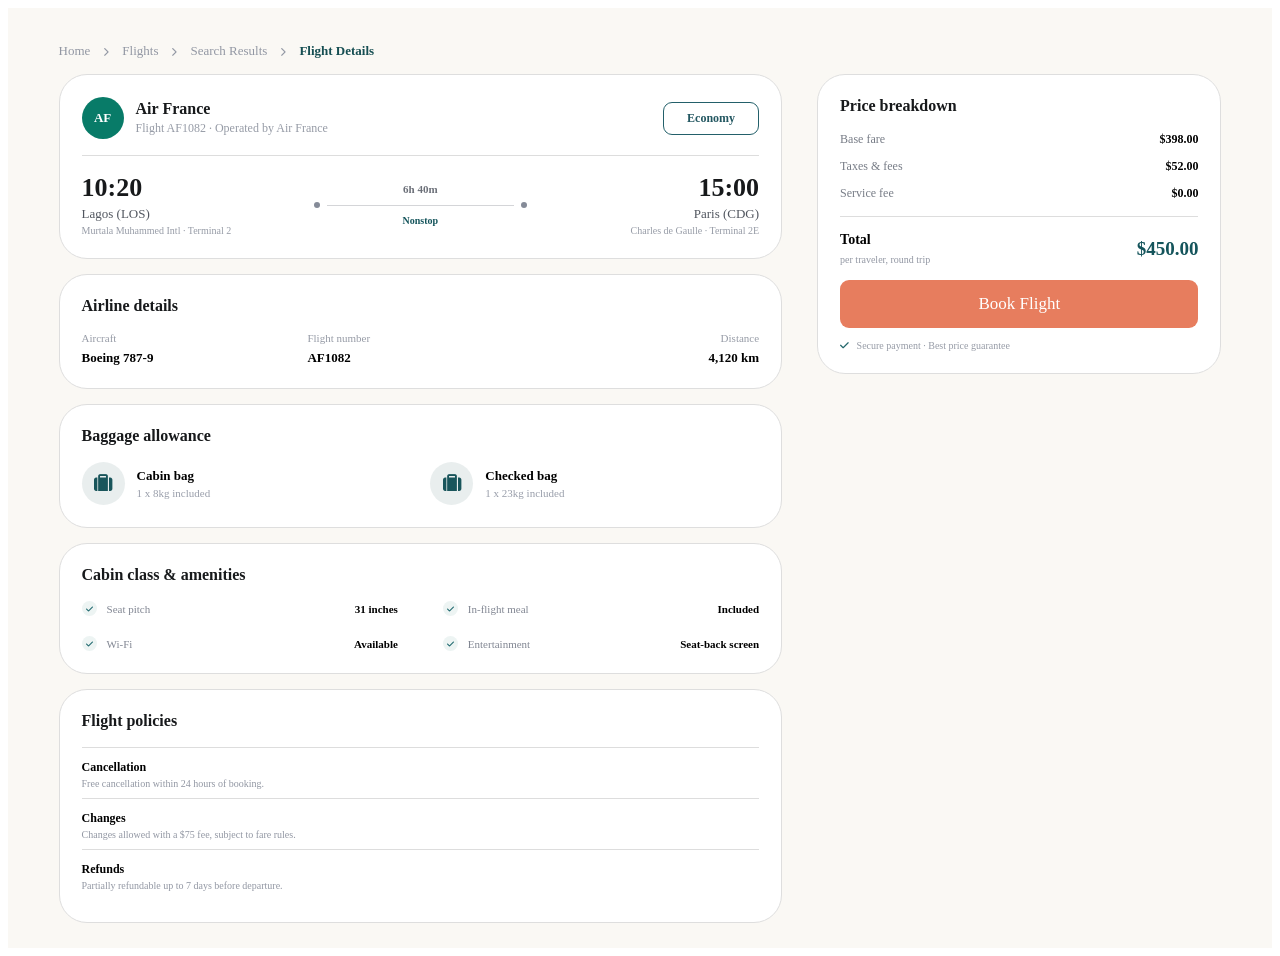
<file: flightdetails.html>
<!DOCTYPE html>
<html lang="en">
<head>
  <meta charset="UTF-8">
  <meta name="viewport" content="width=device-width, initial-scale=1.0">
  <title>Document</title>
  <link rel="stylesheet" href="CSS/flightdetails.css">
   <link rel="stylesheet" href="CSS/flightdetailresponsive.css">
  <link rel="stylesheet" href="https://cdnjs.cloudflare.com/ajax/libs/font-awesome/6.7.2/css/all.min.css">
</head>
<body>

<main class="flight-details-page">

    <div class="container">

        <!-- Breadcrumb -->
        <div class="breadcrumb">
            <span>Home</span>
            <i class="fa-solid fa-chevron-right"></i>
            <span>Flights</span>
            <i class="fa-solid fa-chevron-right"></i>
            <span>Search Results</span>
            <i class="fa-solid fa-chevron-right"></i>
            <strong>Flight Details</strong>
        </div>


        <div class="flight-details-layout">

            <!-- LEFT CONTENT -->
            <div class="flight-main">


                <!-- Flight Summary -->
                <section class="details-card flight-summary">

                    <div class="flight-top">

                        <div class="airline-info">

                            <div class="airline-logo">
                                AF
                            </div>

                            <div>
                                <h3>Air France</h3>
                                <p>Flight AF1082 · Operated by Air France</p>
                            </div>

                        </div>

                        <span class="cabin-badge">
                            Economy
                        </span>

                    </div>


                    <div class="flight-route">

                        <div class="airport departure">

                            <strong>10:20</strong>

                            <h4>Lagos (LOS)</h4>

                            <p>
                                Murtala Muhammed Intl · Terminal 2
                            </p>

                        </div>


                        <div class="flight-duration">

                            <span>6h 40m</span>

                            <div class="route-line">
                                <span></span>
                                <div></div>
                                <span></span>
                            </div>

                            <strong>Nonstop</strong>

                        </div>


                        <div class="airport arrival">

                            <strong>15:00</strong>

                            <h4>Paris (CDG)</h4>

                            <p>
                                Charles de Gaulle · Terminal 2E
                            </p>

                        </div>

                    </div>

                </section>



                <!-- Airline Details -->
                <section class="details-card">

                    <h3>Airline details</h3>

                    <div class="airline-details-grid">

                        <div>
                            <span>Aircraft</span>
                            <strong>Boeing 787-9</strong>
                        </div>

                        <div>
                            <span>Flight number</span>
                            <strong>AF1082</strong>
                        </div>

                        <div>
                            <span>Distance</span>
                            <strong>4,120 km</strong>
                        </div>

                    </div>

                </section>



                <!-- Baggage -->
                <section class="details-card">

                    <h3>Baggage allowance</h3>

                    <div class="baggage-grid">

                        <div class="baggage-item">

                            <div class="baggage-icon">
                                <i class="fa-solid fa-suitcase"></i>
                            </div>

                            <div>
                                <strong>Cabin bag</strong>
                                <span>1 x 8kg included</span>
                            </div>

                        </div>


                        <div class="baggage-item">

                            <div class="baggage-icon">
                                <i class="fa-solid fa-suitcase"></i>
                            </div>

                            <div>
                                <strong>Checked bag</strong>
                                <span>1 x 23kg included</span>
                            </div>

                        </div>

                    </div>

                </section>



                <!-- Amenities -->
                <section class="details-card">

                    <h3>Cabin class & amenities</h3>

                    <div class="amenities-grid">

                        <div class="amenity">
                            <i class="fa-solid fa-check"></i>
                            <span>Seat pitch</span>
                            <strong>31 inches</strong>
                        </div>

                        <div class="amenity">
                            <i class="fa-solid fa-check"></i>
                            <span>In-flight meal</span>
                            <strong>Included</strong>
                        </div>

                        <div class="amenity">
                            <i class="fa-solid fa-check"></i>
                            <span>Wi-Fi</span>
                            <strong>Available</strong>
                        </div>

                        <div class="amenity">
                            <i class="fa-solid fa-check"></i>
                            <span>Entertainment</span>
                            <strong>Seat-back screen</strong>
                        </div>

                    </div>

                </section>



                <!-- Policies -->
                <section class="details-card policies">

                    <h3>Flight policies</h3>

                    <div class="policy">

                        <strong>Cancellation</strong>

                        <p>
                            Free cancellation within 24 hours of booking.
                        </p>

                    </div>

                    <div class="policy">

                        <strong>Changes</strong>

                        <p>
                            Changes allowed with a $75 fee, subject to fare rules.
                        </p>

                    </div>

                    <div class="policy">

                        <strong>Refunds</strong>

                        <p>
                            Partially refundable up to 7 days before departure.
                        </p>

                    </div>

                </section>

            </div>



            <!-- RIGHT PRICE CARD -->
            <aside class="price-card">

                <h3>Price breakdown</h3>

                <div class="price-row">
                    <span>Base fare</span>
                    <strong>$398.00</strong>
                </div>

                <div class="price-row">
                    <span>Taxes & fees</span>
                    <strong>$52.00</strong>
                </div>

                <div class="price-row">
                    <span>Service fee</span>
                    <strong>$0.00</strong>
                </div>

                <div class="price-divider"></div>

                <div class="total-row">

                    <div>
                        <strong>Total</strong>
                        <span>per traveler, round trip</span>
                    </div>

                    <strong>$450.00</strong>

                </div>

                <a href="login.html" class="book-flight-btn">
                  Book Flight
              </a>

                <p class="secure-payment">
                    <i class="fa-solid fa-check"></i>
                    Secure payment · Best price guarantee
                </p>

            </aside>

        </div>

    </div>

</main>

</body>
</html>
</file>
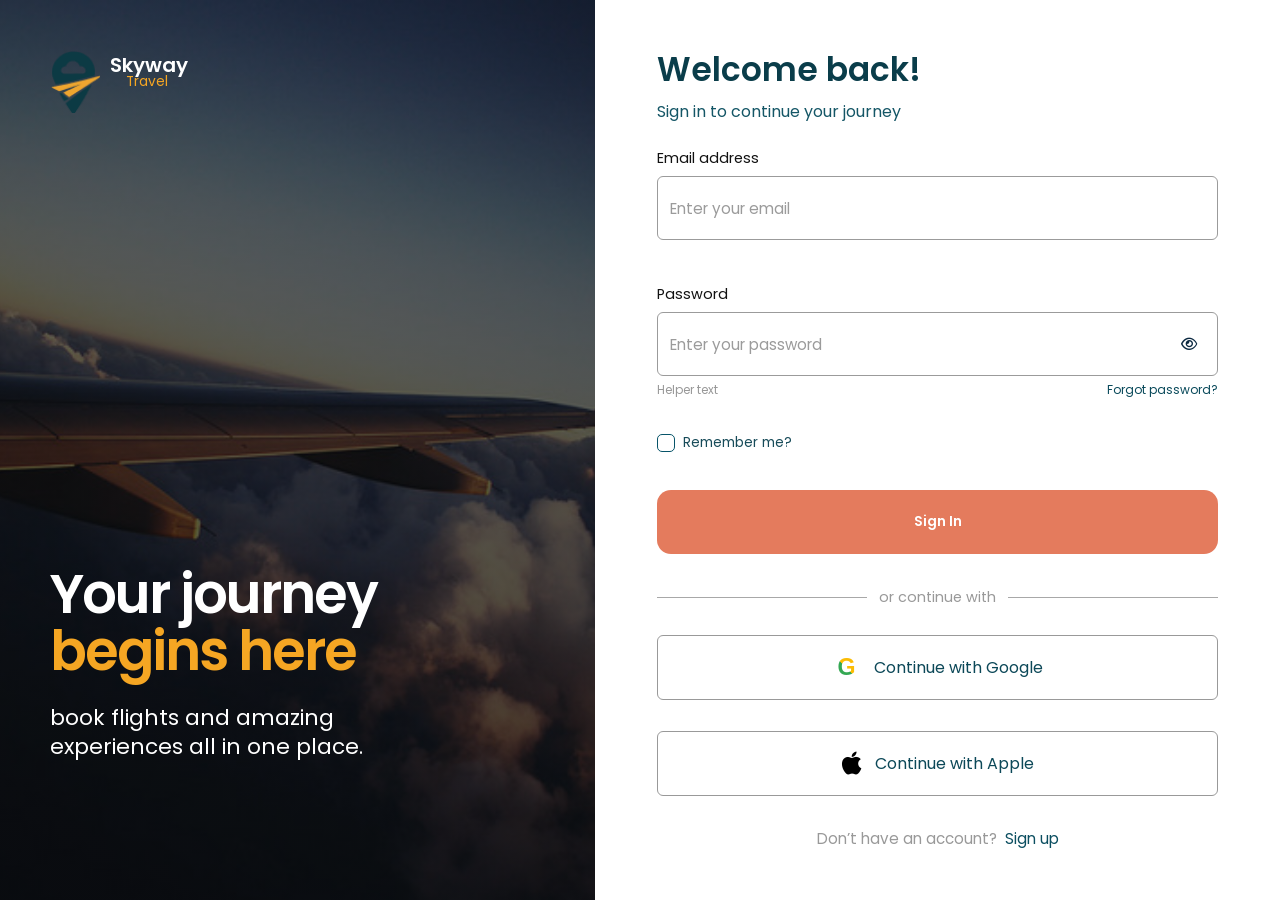
<file: login.html>
<!DOCTYPE html>
<html lang="en">

<head>

    <meta charset="UTF-8">

    <meta
        name="viewport"
        content="width=device-width, initial-scale=1.0">

    <title>Login | Skyway Travel</title>

    <!-- Google Font -->
    <link
        rel="preconnect"
        href="https://fonts.googleapis.com">

    <link
        rel="preconnect"
        href="https://fonts.gstatic.com"
        crossorigin>

    <link
        href="https://fonts.googleapis.com/css2?family=Poppins:wght@300;400;500;600;700&display=swap"
        rel="stylesheet">

    <!-- Font Awesome -->
    <link
        rel="stylesheet"
        href="https://cdnjs.cloudflare.com/ajax/libs/font-awesome/6.7.2/css/all.min.css">

    <!-- Login CSS -->
    <link
        rel="stylesheet"
        href="CSS/login.css">
</head>


<body>


    <main class="login-page">


        <!-- =================================
             LEFT PROMOTIONAL SECTION
        ================================== -->

        <section class="login-hero">


            <!-- Background overlay -->
            <div class="hero-overlay"></div>


            <div class="hero-content">


                <!-- Logo -->

                <a
                    href="index.html"
                    class="login-logo">
                  
                    <img
                        src="asset/logo/logo.png"
                        alt="Skyway Travel Logo">
                     <h3>Skyway <span>Travel</span></h3>
                </a>


                <!-- Hero Message -->

                <div class="hero-message">

                    <h1>

                        Your journey

                        <span>begins here</span>

                    </h1>


                    <p>

                        book flights and amazing
                        <br>
                        experiences all in one place.

                    </p>

                </div>


            </div>

        </section>



        <!-- =================================
             RIGHT LOGIN SECTION
        ================================== -->

        <section class="login-section">


            <div class="login-container">


                <!-- Heading -->

                <div class="login-header">

                    <h2>Welcome back!</h2>

                    <p>
                        Sign in to continue your journey
                    </p>

                </div>



                <!-- Login Form -->

                <form
                    class="login-form"
                    id="loginForm">


                    <!-- Email -->

                    <div class="form-group">

                        <label for="email">
                            Email address
                        </label>

                        <input
                            type="email"
                            id="email"
                            name="email"
                            placeholder="Enter your email"
                            autocomplete="email"
                            required>

                    </div>



                    <!-- Password -->

                    <div class="form-group password-group">

                        <label for="password">
                            Password
                        </label>


                        <div class="password-wrapper">

                            <input
                                type="password"
                                id="password"
                                name="password"
                                placeholder="Enter your password"
                                autocomplete="current-password"
                                required>


                            <button
                                type="button"
                                class="password-toggle"
                                id="passwordToggle"
                                aria-label="Show password">

                                <i class="fa-regular fa-eye"></i>

                            </button>

                        </div>


                        <!-- Password helper / forgot password -->

                        <div class="password-footer">

                            <span class="helper-text">
                                Helper text
                            </span>

                            <a
                                href="#"
                                class="forgot-password">

                                Forgot password?

                            </a>

                        </div>

                    </div>



                    <!-- Remember Me -->

                    <div class="remember-row">


                        <label class="remember-label">

                            <input
                                type="checkbox"
                                id="rememberMe"
                                name="rememberMe">

                            <span class="custom-checkbox"></span>

                            <span>
                                Remember me?
                            </span>

                        </label>


                    </div>



                    <!-- Sign In Button  -->
                     <button
                        type="submit"
                        class="signin-btn">

                        Sign In

                    </button>


               <!-- <a href="dashboard.html" class="signin-btn">

                        Sign In

                    </a> -->

                </form>



                <!-- =================================
                     SOCIAL LOGIN DIVIDER
                ================================== -->

                <div class="social-divider">

                    <span></span>

                    <p>or continue with</p>

                    <span></span>

                </div>



                <!-- Google Login -->

                <button
                    type="button"
                    class="social-btn google-btn">

                    <span class="google-icon">

                        G

                    </span>

                    <span>
                        Continue with Google
                    </span>

                </button>



                <!-- Apple Login -->

                <button
                    type="button"
                    class="social-btn apple-btn">

                    <i class="fa-brands fa-apple"></i>

                    <span>
                        Continue with Apple
                    </span>

                </button>



                <!-- Sign Up -->

                <p class="signup-text">

                    <span>
                        Don’t have an account?
                    </span>

                    <a href="signup.html">
                        Sign up
                    </a>

                </p>


            </div>

        </section>


    </main>



    <!-- Login JavaScript -->

    <script src="JS/login.js"></script>

</body>

</html>
</file>
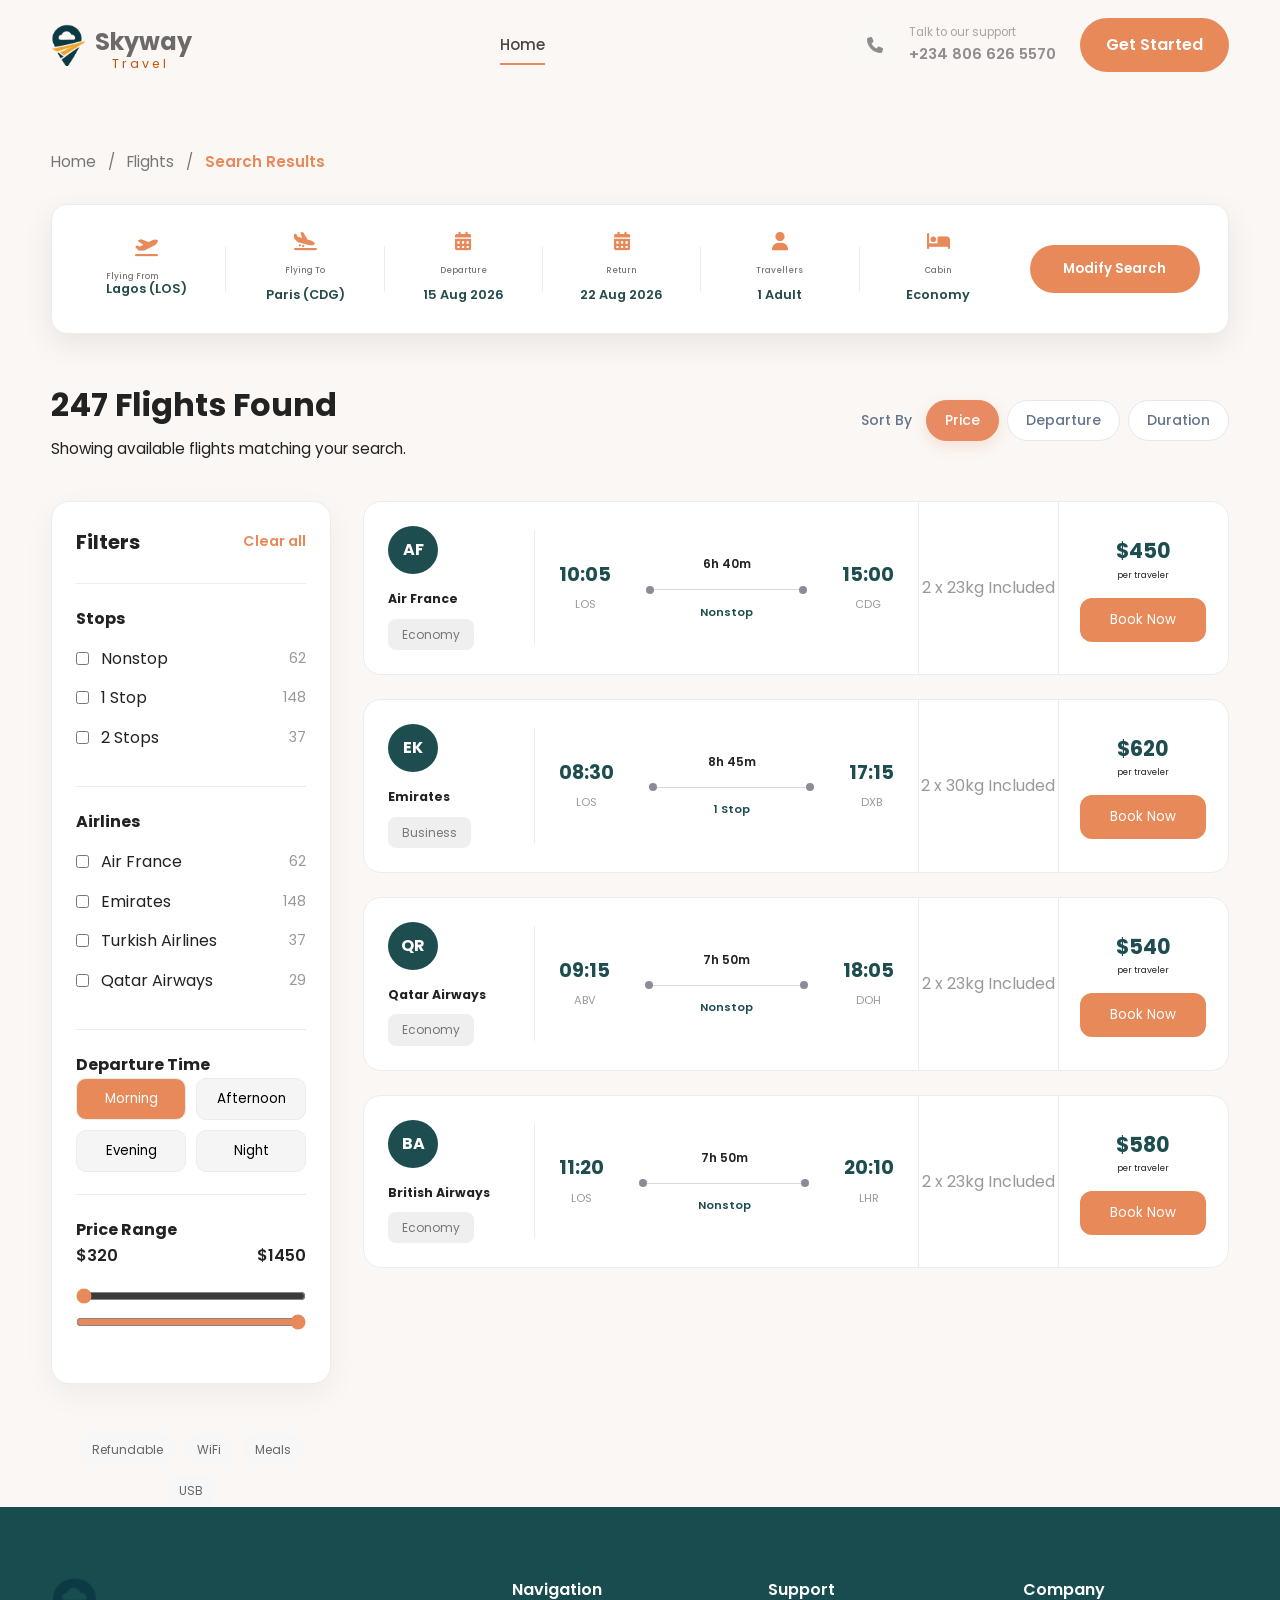
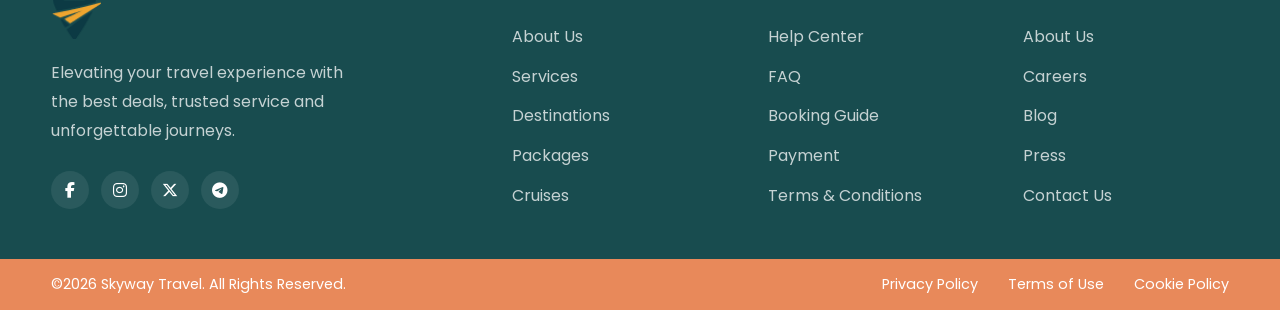
<file: search.html>
<!DOCTYPE html>
<html lang="en">
<head>
  <meta charset="UTF-8">
  <meta name="viewport" content="width=device-width, initial-scale=1.0">
  <title>search results</title>

<link rel="preconnect" href="https://fonts.googleapis.com">
    <link rel="preconnect" href="https://fonts.gstatic.com" crossorigin>

    <link href="https://fonts.googleapis.com/css2?family=Poppins:wght@300;400;500;600;700;800&display=swap" rel="stylesheet">

    <!-- Font Awesome -->
    <link rel="stylesheet"
    href="https://cdnjs.cloudflare.com/ajax/libs/font-awesome/6.7.2/css/all.min.css"/>

  <link rel="stylesheet" href="SEARCHcss/search.css">
  <link rel="stylesheet" href="CSS/responsive.css">
</head>
<body>
  

<!-- ================= NAVBAR ================= -->

<header class="header">

    <div class="container navbar">

        <!-- Mobile Menu Button -->
        <button class="menu-btn" aria-label="Toggle navigation">

            <span></span>
            <span></span>
            <span></span>

        </button>

        <!-- Logo -->
        <a href="#" class="logo">

            <img src="asset/logo/logo.png" alt="Skyway Travel Logo">
            <h2>Skyway <span>Travel</span></h2>

        </a>

        <!-- Navigation -->
        <nav class="nav-links">

            <a href="index.html" class="active">Home</a>

        </nav>

        <!-- Right Side -->
        <div class="nav-right">

            <div class="phone">

                <div class="phone-icon">

                    <i class="fa-solid fa-phone"></i>

                </div>

                <div>

                    <small>Talk to our support</small>
                    <span>+234 806 626 5570</span>

                </div>

            </div>

            <a href="#" class="btn">Get Started</a>

        </div>

    </div>

</header>
<div class="menu-overlay"></div>

<main class="flight-results-page">

    <!-- ===================== -->
    <!-- Breadcrumb -->
    <!-- ===================== -->
    <section class="breadcrumb-section">
        <div class="container">
            <nav class="breadcrumb" aria-label="Breadcrumb">
                <a href="index.html">Home</a>
                <span>/</span>

                <a href="../search.html">Flights</a>
                <span>/</span>

                <span class="active">Search Results</span>
            </nav>
        </div>
    </section>


    <!-- ===================== -->
    <!-- Search Summary -->
    <!-- ===================== -->
    <section class="search-summary-section">
        <div class="container">

            <div class="search-summary-card">

                <div class="summary-field">

    <i class="fa-solid fa-plane-departure"></i>

    <div>

        <span class="label">Flying From</span>

        <p>Lagos (LOS)</p>

    </div>

    </div>

                <div class="summary-field">
                  <i class="fa-solid fa-plane-arrival"></i>
                    <span class="label">Flying To</span>
                    <p>Paris (CDG)</p>
                </div>

                <div class="summary-field">
                      <i class="fa-solid fa-calendar-days"></i>
                    <span class="label">Departure</span>
                    <p>15 Aug 2026</p>
                </div>

                <div class="summary-field">
                      <i class="fa-solid fa-calendar-days"></i>
                    <span class="label">Return</span>
                    <p>22 Aug 2026</p>
                </div>

                <div class="summary-field">
                      <i class="fa-solid fa-user"></i>
                    <span class="label">Travellers</span>
                    <p>1 Adult</p>
                </div>

                <div class="summary-field">
                      <i class="fa-solid fa-bed"></i>
                    <span class="label">Cabin</span>
                    <p>Economy</p>
                </div>

                <button class="btn btn-primary modify-btn">
                    Modify Search
                </button>

            </div>

        </div>
    </section>


    <!-- ===================== -->
    <!-- Results Header -->
    <!-- ===================== -->
    <section class="results-header">
        <div class="container">

            <div class="results-top">

                <div class="results-title">
                    <h2>247 Flights Found</h2>
                    <p>Showing available flights matching your search.</p>
                </div>

                <div class="sort-wrapper">

                    <span>Sort By</span>

                    <div class="sort-buttons">

            <button class="sort-btn active" data-sort="price">
                Price
            </button>

            <button class="sort-btn" data-sort="departure">
                Departure
            </button>

            <button class="sort-btn" data-sort="duration">
                Duration
            </button>

        </div>
                </div>

            </div>

        </div>
    </section>



    <!-- ===================== -->
    <!-- Main Layout -->
    <!-- ===================== -->
    <section class="results-layout">

        <div class="container">

            <div class="results-grid">

               <!-- ==========================================
     FILTER SIDEBAR
========================================== -->

<aside class="filter-sidebar">

    <div class="filter-card">

        <!-- Header -->
        <div class="filter-header">

            <h3>Filters</h3>

            <button class="clear-all">
                Clear all
            </button>

        </div>


        <!-- Stops -->

        <div class="filter-group">

            <h4>Stops</h4>

            <label class="filter-item">

                <div class="filter-left">

               <input
                    type="checkbox"
                    class="stop-filter"
                    value="Nonstop">

                    <span>Nonstop</span>

                </div>

                <span class="count">62</span>

            </label>

            <label class="filter-item">

                <div class="filter-left">

                <input
                    type="checkbox"
                    class="stop-filter"
                    value="1 Stop">

                    <span>1 Stop</span>

                </div>

                <span class="count">148</span>

            </label>

            <label class="filter-item">

                <div class="filter-left">

                <input
                    type="checkbox"
                    class="stop-filter"
                    value="2 Stops">

                    <span>2 Stops</span>

                </div>

                <span class="count">37</span>

            </label>

        </div>



        <!-- Airlines -->

        <div class="filter-group">

            <h4>Airlines</h4>

            <label class="filter-item">

                <div class="filter-left">

                   <input
                        type="checkbox"
                        class="airline-filter"
                        value="Air France">

                    <span>Air France</span>

                </div>

                <span class="count">62</span>

            </label>

            <label class="filter-item">

                <div class="filter-left">

                    <input
                        type="checkbox"
                        class="airline-filter"
                        value="Emirates">

                    <span>Emirates</span>

                </div>

                <span class="count">148</span>

            </label>

            <label class="filter-item">

                <div class="filter-left">

                    <input
                        type="checkbox"
                        class="airline-filter"
                        value="Turkish Airlines">

                    <span>Turkish Airlines</span>

                </div>

                <span class="count">37</span>

            </label>

            <label class="filter-item">

                <div class="filter-left">

                    <input
                        type="checkbox"
                        class="airline-filter"
                        value="Qatar Airways">
                    <span>Qatar Airways</span>

                </div>

                <span class="count">29</span>

            </label>

        </div>



        <!-- Departure -->

        <div class="filter-group">

            <h4>Departure Time</h4>

            <div class="time-grid">

                <button class="time-btn active">
                    Morning
                </button>

                <button class="time-btn">
                    Afternoon
                </button>

                <button class="time-btn">
                    Evening
                </button>

                <button class="time-btn">
                    Night
                </button>

            </div>

        </div>



        <!-- Price -->

<div class="filter-group">

    <h4>Price Range</h4>

    <div class="price-header">

        <span id="minPriceDisplay">$320</span>

        <span id="maxPriceDisplay">$1450</span>

    </div>

    <div class="slider-wrapper">

        <input
            type="range"
            min="320"
            max="1450"
            value="320"
            id="priceMin"
            class="range-min"
            aria-label="Minimum price">

        <input
            type="range"
            min="320"
            max="1450"
            value="1450"
            id="priceMax"
            class="range-max"
            aria-label="Maximum price">

    </div>

</div>

    </div>

</aside>

                <!-- ===================== -->
                <!-- Flight Results -->
                <!-- ===================== -->



<section class="flight-results" id="flightResults">
   
</section>

<div class="flight-features">

    <span>Refundable</span>

    <span>WiFi</span>

    <span>Meals</span>

    <span>USB</span>

</div>
</main>

<footer class="footer">

    <div class="container">

        <div class="footer-grid">

            <!-- Logo -->

            <div class="footer-about">

                <img
                    src="asset/logo/logo.png"
                    alt="Skyway Travel Logo"
                    class="footer-logo">

                <p>
                    Elevating your travel experience with the best
                    deals, trusted service and unforgettable journeys.
                </p>

                <div class="footer-social">

                    <a href="#"><i class="fab fa-facebook-f"></i></a>

                    <a href="#"><i class="fab fa-instagram"></i></a>

                    <a href="#"><i class="fab fa-x-twitter"></i></a>

                    <a href="#"><i class="fab fa-telegram"></i></a>

                </div>

            </div>

            <!-- Navigation -->

            <div>

                <h4>Navigation</h4>

                <ul>

                    <li><a href="#">About Us</a></li>

                    <li><a href="#">Services</a></li>

                    <li><a href="#">Destinations</a></li>

                    <li><a href="#">Packages</a></li>

                    <li><a href="#">Cruises</a></li>

                </ul>

            </div>

            <!-- Support -->

            <div>

                <h4>Support</h4>

                <ul>

                    <li><a href="#">Help Center</a></li>

                    <li><a href="#">FAQ</a></li>

                    <li><a href="#">Booking Guide</a></li>

                    <li><a href="#">Payment</a></li>

                    <li><a href="#">Terms & Conditions</a></li>

                </ul>

            </div>

            <!-- Company -->

            <div>

                <h4>Company</h4>

                <ul>

                    <li><a href="#">About Us</a></li>

                    <li><a href="#">Careers</a></li>

                    <li><a href="#">Blog</a></li>

                    <li><a href="#">Press</a></li>

                    <li><a href="#">Contact Us</a></li>

                </ul>

            </div>

        </div>

    </div>

    <!-- Bottom Bar -->

    <div class="footer-bottom">

        <div class="container footer-bottom-content">

            <p>©2026 Skyway Travel. All Rights Reserved.</p>

            <div class="footer-links">

                <a href="#">Privacy Policy</a>

                <a href="#">Terms of Use</a>

                <a href="#">Cookie Policy</a>

            </div>

        </div>

    </div>

</footer>

<script src="JS/navbar.js"></script>
<script src="JS/flight.js"></script>

</body>
</html>
</file>
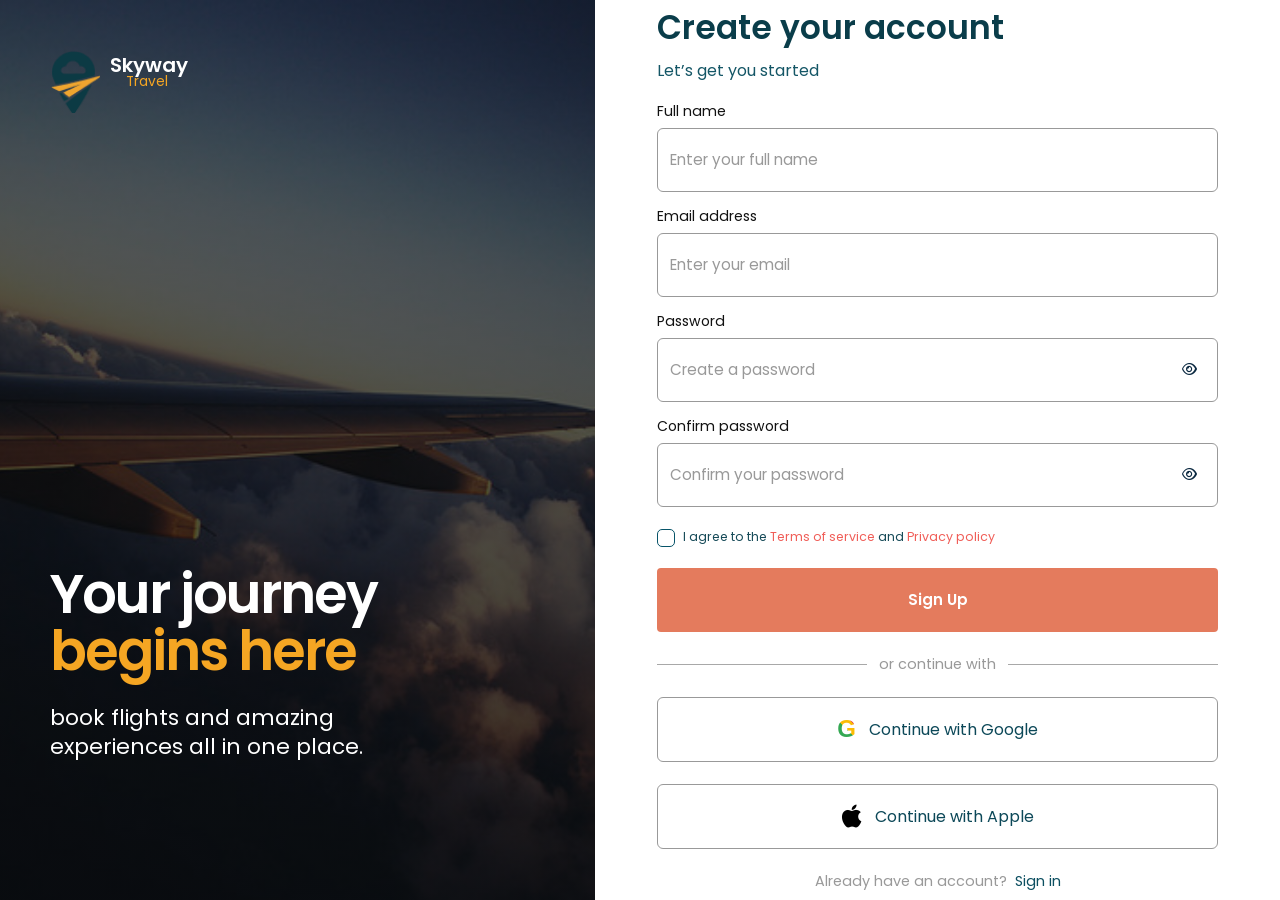
<file: signup.html>
<!DOCTYPE html>
<html lang="en">

<head>

    <meta charset="UTF-8">

    <meta
        name="viewport"
        content="width=device-width, initial-scale=1.0">

    <title>Sign Up | Skyway Travel</title>


    <!-- Google Font -->

    <link
        rel="preconnect"
        href="https://fonts.googleapis.com">

    <link
        rel="preconnect"
        href="https://fonts.gstatic.com"
        crossorigin>

    <link
        href="https://fonts.googleapis.com/css2?family=Poppins:wght@300;400;500;600;700&display=swap"
        rel="stylesheet">


    <!-- Font Awesome -->

    <link
        rel="stylesheet"
        href="https://cdnjs.cloudflare.com/ajax/libs/font-awesome/6.7.2/css/all.min.css">


    <!-- Signup CSS -->

    <link
        rel="stylesheet"
        href="CSS/signup.css">

</head>


<body>


    <main class="signup-page">


        <!-- =====================================
             LEFT HERO
        ====================================== -->

        <section class="signup-hero">


            <div class="signup-hero-overlay"></div>


            <div class="signup-hero-content">


                <!-- Logo -->

                 <a
                    href="index.html"
                    class="signup-logo">
                  
                    <img
                        src="asset/logo/logo.png"
                        alt="Skyway Travel Logo">
                     <h3>Skyway <span>Travel</span></h3>
                </a>


                <!-- Hero Text -->

                <div class="signup-hero-message">

                    <h1>

                        Your journey

                        <span>begins here</span>

                    </h1>


                    <p>

                        book flights and amazing
                        <br>
                        experiences all in one place.

                    </p>

                </div>


            </div>

        </section>



        <!-- =====================================
             SIGNUP SECTION
        ====================================== -->

        <section class="signup-section">


            <div class="signup-container">


                <!-- Heading -->

                <div class="signup-header">

                    <h2>
                        Create your account
                    </h2>

                    <p>
                        Let’s get you started
                    </p>
                 </div>
              



                <!-- =================================
                     SIGNUP FORM
                ================================== -->

                <form
                    class="signup-form"
                    id="signupForm">


                    <!-- Full Name -->

                    <div class="signup-form-group">

                        <label for="fullName">
                            Full name
                        </label>

                        <input
                            type="text"
                            id="fullName"
                            name="fullName"
                            placeholder="Enter your full name"
                            autocomplete="name"
                            required>

                    </div>



                    <!-- Email -->

                    <div class="signup-form-group">

                        <label for="signupEmail">
                            Email address
                        </label>

                        <input
                            type="email"
                            id="signupEmail"
                            name="email"
                            placeholder="Enter your email"
                            autocomplete="email"
                            required>

                    </div>



                    <!-- Password -->

                    <div class="signup-form-group">

                        <label for="signupPassword">
                            Password
                        </label>


                        <div class="signup-password-wrapper">

                            <input
                                type="password"
                                id="signupPassword"
                                name="password"
                                placeholder="Create a password"
                                autocomplete="new-password"
                                required>


                            <button
                                type="button"
                                class="signup-password-toggle"
                                id="signupPasswordToggle"
                                aria-label="Show password">

                                <i class="fa-regular fa-eye"></i>

                            </button>

                        </div>

                    </div>



                    <!-- Confirm Password -->

                    <div class="signup-form-group confirm-password-group">

                        <label for="confirmPassword">
                            Confirm password
                        </label>


                        <div class="signup-password-wrapper">

                            <input
                                type="password"
                                id="confirmPassword"
                                name="confirmPassword"
                                placeholder="Confirm your password"
                                autocomplete="new-password"
                                required>


                            <button
                                type="button"
                                class="signup-password-toggle"
                                id="confirmPasswordToggle"
                                aria-label="Show password">

                                <i class="fa-regular fa-eye"></i>

                            </button>

                        </div>

                    </div>



                    <!-- Terms -->

                    <div class="terms-row">


                        <label class="terms-label">


                            <input
                                type="checkbox"
                                id="terms"
                                name="terms"
                                required>


                            <span class="terms-checkbox"></span>


                            <span class="terms-text">

                                I agree to the

                                <a href="#">
                                    Terms of service
                                </a>

                                and

                                <a href="#">
                                    Privacy policy
                                </a>

                            </span>


                        </label>


                    </div>



                    <!-- Sign Up -->

                    <button
                        type="submit"
                        class="signup-btn">

                        Sign Up

                    </button>


                </form>



                <!-- =================================
                     SOCIAL DIVIDER
                ================================== -->

                <div class="signup-divider">

                    <span></span>

                    <p>
                        or continue with
                    </p>

                    <span></span>

                </div>



                <!-- Google -->

                <button
                    type="button"
                    class="signup-social-btn">

                    <span class="google-icon">
                        G
                    </span>

                    <span>
                        Continue with Google
                    </span>

                </button>



                <!-- Apple -->

                <button
                    type="button"
                    class="signup-social-btn">

                    <i class="fa-brands fa-apple"></i>

                    <span>
                        Continue with Apple
                    </span>

                </button>



                <!-- Login -->

                <p class="login-link">

                    Already have an account?

                    <a href="login.html">
                        Sign in
                    </a>

                </p>


            
           </div>
        </section>


    </main>



    <script src="JS/signup.js"></script>

</body>

</html>
</file>
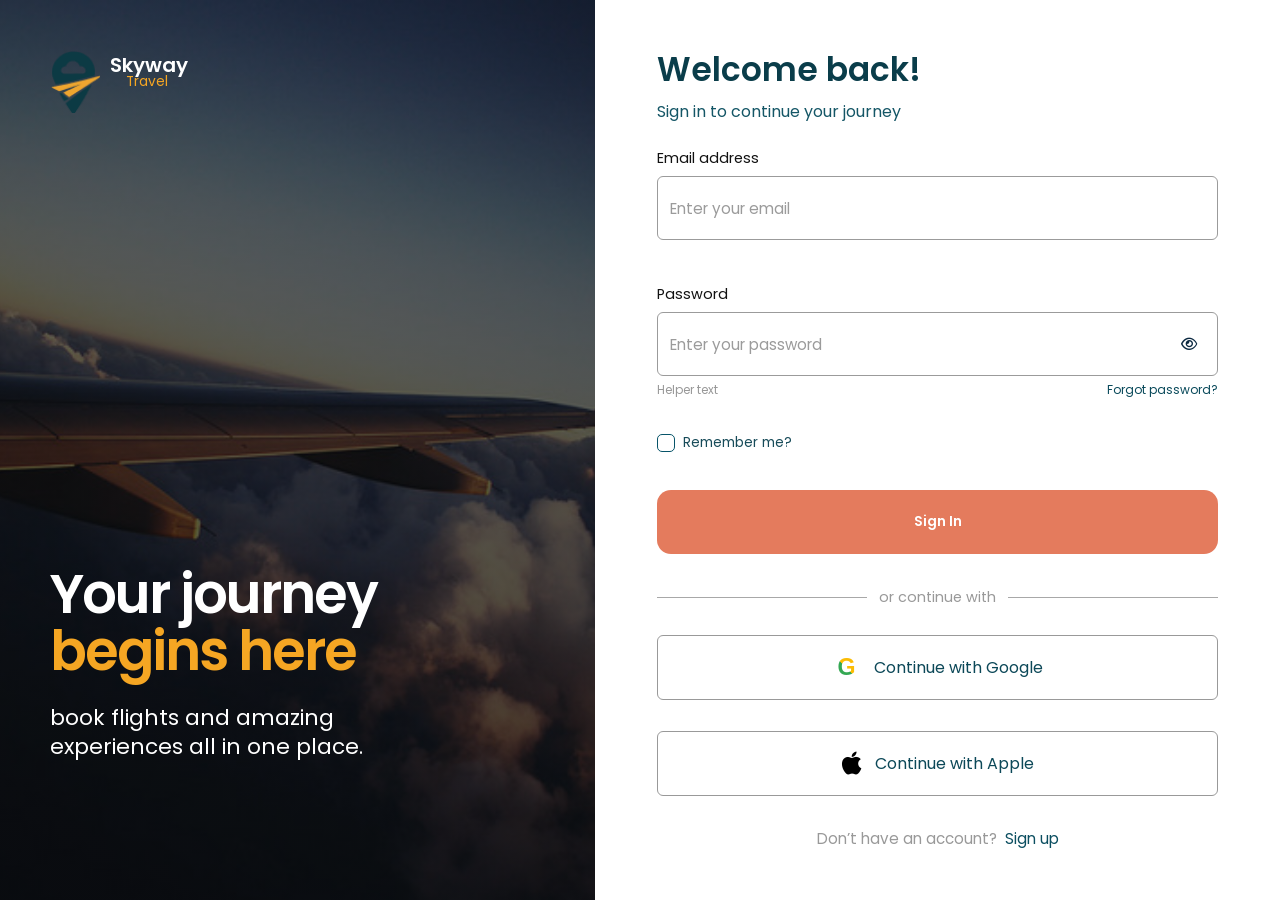
<file: Dashboard/dashboard.html>
<!DOCTYPE html>
<html lang="en">
<head>
    <meta charset="UTF-8">
    <meta name="viewport" content="width=device-width, initial-scale=1.0">

    <title>Skyway Travel | Dashboard</title>

    <!-- Google Font -->
    <link rel="preconnect" href="https://fonts.googleapis.com">
    <link rel="preconnect" href="https://fonts.gstatic.com" crossorigin>

    <link
        href="https://fonts.googleapis.com/css2?family=Poppins:wght@300;400;500;600;700&display=swap"
        rel="stylesheet"
    >

    <!-- Font Awesome -->
    <link
        rel="stylesheet"
        href="https://cdnjs.cloudflare.com/ajax/libs/font-awesome/6.7.2/css/all.min.css"
    >

    <!-- Dashboard CSS -->
    <link rel="stylesheet" href="dashboard.css">
</head>

<body>

    <div class="dashboard">

        <!-- =========================================
             SIDEBAR
        ========================================== -->

        <aside class="sidebar" id="sidebar">

            <div class="sidebar-top">

                <!-- Logo -->
                <a href="../index.html" class="dashboard-logo">
                    <img
                        src="../asset/logo/logo.png"
                        alt="Skyway Travel"
                    >
                    <h3>skyway<span>Travel</span></h3>
                </a>

                <!-- Navigation -->
                <nav class="dashboard-nav">

                    <a href="#" class="nav-link active">
                        <i class="fa-solid fa-house"></i>
                        <span>Overview</span>
                    </a>
                </nav>
    
            </div>


            <!-- Sidebar Bottom -->
            <div class="sidebar-bottom">

                <p class="sidebar-message">
                    Let’s explore<br>
                    the world together
                </p>

                <div class="sidebar-illustration">
                    <i class="fa-solid fa-plane-departure"></i>
                    <i class="fa-solid fa-plane-arrival"></i>

                    <div class="route-line"></div>

                    <i class="fa-solid fa-location-dot location-one"></i>
                    <i class="fa-solid fa-location-dot location-two"></i>
                </div>

            </div>

    <button
        type="button"
        class="logout-btn"
        id="logoutBtn">

        <i class="fa-solid fa-right-from-bracket"></i>

        <span>Logout</span>

    </button>

        </aside>


        <!-- =========================================
             MAIN DASHBOARD
        ========================================== -->

        <main class="dashboard-main">

            <!-- Top Bar -->
            <header class="dashboard-header">

                <button
                    class="mobile-menu-btn"
                    id="mobileMenuBtn"
                    aria-label="Open dashboard menu"
                >
                    <i class="fa-solid fa-bars"></i>
                </button>


                      <!-- Breadcrumb -->
                      <div class="breadcrumb">

          <i class="fa-solid fa-grip"></i>

          <span>Overview</span>

           </div>
                <!-- User -->
                <div class="user-profile">

                    <img
                        src="../asset/images/user2.jpg"
                        alt="Daniel Mark"
                    >

                    <div class="user-details">

              <strong id="dashboardUserName">
                  Daniel Mark
              </strong>

              <span>Premium Traveler</span>

          </div>

                </div>

            </header>


            <!-- =====================================
                 PAGE CONTENT
            ====================================== -->

            <div class="dashboard-content">


                <!-- Welcome -->
                <section class="welcome-section">

                   <h1>
                     Good morning <span id="userFirstName">John</span>!
                   </h1>

                    <p>
                        where will your next adventure take you?
                    </p>

                </section>


                <!-- =================================
                     STATISTICS
                ================================== -->

                <section class="stats-grid">

                    <!-- Upcoming Trips -->
                    <article class="stat-card">

                        <div class="stat-icon">
                            <i class="fa-regular fa-calendar"></i>
                        </div>

                        <div class="stat-info">
                            <span>Upcoming Trips</span>
                            <strong>02</strong>
                        </div>

                    </article>


                    <!-- Countries Visited -->
                    <article class="stat-card">

                        <div class="stat-icon">
                            <i class="fa-solid fa-earth-americas"></i>
                        </div>

                        <div class="stat-info">
                            <span>Countries Visited</span>
                            <strong>05</strong>
                        </div>

                    </article>


                    <!-- Loyalty Points -->
                    <article class="stat-card">

                        <div class="stat-icon">
                            <i class="fa-regular fa-star"></i>
                        </div>

                        <div class="stat-info">
                            <span>Loyalty points</span>
                            <strong>2,450</strong>
                        </div>

                    </article>


                    <!-- Total Bookings -->
                    <article class="stat-card">

                        <div class="stat-icon">
                            <i class="fa-regular fa-clock"></i>
                        </div>

                        <div class="stat-info">
                            <span>Total Bookings</span>
                            <strong>08</strong>
                        </div>

                    </article>

                </section>


                <!-- =================================
                     UPCOMING TRIP
                ================================== -->

                <section class="upcoming-section">

                    <h2 class="section-title">
                        Next Upcoming Trip
                    </h2>


                    <div class="upcoming-trip">

                        <!-- Destination Image -->
                        <div class="trip-image">

                            <img
                                src="../asset/images/london.jpg"
                                alt="London England"
                            >

                        </div>


                        <!-- Trip Details -->
                        <div class="trip-details">

                            <div class="trip-heading">

                                <div>
                                    <h3>Paris, France</h3>

                                    <p class="trip-date">
                                        12 May - 20 May, 2025
                                    </p>

                                    <p class="flight-info">
                                        <strong>Air France</strong>
                                        <span>·</span>
                                        AF 943
                                    </p>
                                </div>

                                <span class="confirmed">
                                    Confirmed
                                </span>

                            </div>


                            <!-- Flight Information -->
                            <div class="flight-details">

                                <div class="flight-detail">
                                    <span>Terminal</span>
                                    <strong>T2</strong>
                                </div>

                                <div class="flight-detail">
                                    <span>Gate</span>
                                    <strong>14B</strong>
                                </div>

                                <div class="flight-detail">
                                    <span>Seat</span>
                                    <strong>24A</strong>
                                </div>

                                <div class="flight-detail">
                                    <span>Booking ID</span>
                                    <strong>SWTR-2025-57839</strong>
                                </div>

                            </div>


                            <!-- Trip Actions -->
                            <div class="trip-actions">

                                <a href="../search.html" class="btn btn-primary">
                                    Get Started
                                </a>

                                <a href="../bookingConfirmation.html" class="btn btn-outline">
                                    Download Ticket
                                </a>

                            </div>

                        </div>

                    </div>

                </section>


                <!-- =================================
                     QUICK ACTIONS
                ================================== -->

                <section class="quick-actions-section">

                    <h2 class="section-title">
                        Quick Actions
                    </h2>


                    <div class="quick-actions-grid">
                                    <!-- Book -->
            <a href="../checkout.html" class="quick-action">

                <div class="quick-action-icon">
                    <i class="fa-regular fa-calendar"></i>
                </div>

                <div>
                    <h3>Book New Trip</h3>
                    <p>Flights, hotels & packages</p>
                </div>

            </a>

                        <!-- Explore -->
                        <a href="#" class="quick-action">

                            <div class="quick-action-icon">
                                <i class="fa-regular fa-calendar"></i>
                            </div>

                            <div>
                                <h3>Explore Destinations</h3>
                                <p>Find your next adventure</p>
                            </div>

                        </a>


                        <!-- Tickets -->
                        <a href="#" class="quick-action">

                            <div class="quick-action-icon">
                                <i class="fa-regular fa-calendar"></i>
                            </div>

                            <div>
                                <h3>Download Tickets</h3>
                                <p>Access your documents</p>
                            </div>

                        </a>


                        <!-- Support -->
                        <a href="#" class="quick-action">

                            <div class="quick-action-icon">
                                <i class="fa-regular fa-calendar"></i>
                            </div>

                            <div>
                                <h3>Get Support</h3>
                                <p>We’re here to help</p>
                            </div>

                        </a>

                    </div>

                </section>


                <!-- =================================
                     POPULAR DESTINATIONS
                ================================== -->

                <section class="destinations-section">

                    <div class="section-heading">

                        <h2>Popular Destinations</h2>

                        <p>
                            Discover trending places loved by travelers worldwide
                        </p>

                    </div>


                    <div class="destinations-grid">

                        <!-- Bangkok -->
                        <article class="destination-card">

                            <img
                                src="../asset/images/thailand.jpg"
                                alt="Bangkok Thailand"
                            >

                            <button
                                class="favorite-btn"
                                aria-label="Add Bangkok to favorites"
                            >
                                <i class="fa-regular fa-heart"></i>
                            </button>

                            <div class="destination-overlay">

                                <h3>
                                    London, <br>
                                    England
                                </h3>

                                <span>
                                    From $450
                                </span>

                            </div>

                        </article>


                        <!-- Cape Town -->
                        <article class="destination-card">

                            <img
                                src="../asset/images/capetown.jpg"
                                alt="Cape Town South Africa"
                            >

                            <button
                                class="favorite-btn"
                                aria-label="Add Cape Town to favorites"
                            >
                                <i class="fa-regular fa-heart"></i>
                            </button>

                            <div class="destination-overlay">

                                <h3>
                                    Sydney,<br>
                                     Australia
                                </h3>

                                <span>
                                    From $680
                                </span>

                            </div>

                        </article>


                        <!-- Dubai -->
                        <article class="destination-card">

                            <img
                                src="../asset/images/Dubai.jpg"
                                alt="Dubai UAE"
                            >

                            <button
                                class="favorite-btn"
                                aria-label="Add Dubai to favorites"
                            >
                                <i class="fa-regular fa-heart"></i>
                            </button>

                            <div class="destination-overlay">

                                <h3>
                                    New York, <br>
                                    USA
                                </h3>

                                <span>
                                    From $550
                                </span>

                            </div>

                        </article>

                    </div>

                </section>

            </div>

        </main>

    </div>


    <!-- Dashboard JavaScript -->
    <script src="dashboard.js"></script>

</body>
</html>
</file>
<file: CSS/style.css>
/* ===============================
   GOOGLE FONT & RESET
================================== */

*{
    margin:0;
    padding:0;
    box-sizing:border-box;
}

html{
    scroll-behavior:smooth;
}

body{
    font-family:'Poppins',sans-serif;
    color:#222;
    background:#fff;
}

img{
    max-width:100%;
    display:block;
}

a{
    text-decoration:none;
    color:inherit;
}

ul{
    list-style:none;
}


/* ===============================
   VARIABLES
================================== */

:root{

    --primary:#E88B62;

    --dark:#184C4F;

    --text:#222;

    --grey:#777;

    --light:#F7F7F7;

    --white:#fff;

    --radius:18px;

    --amber:#F7B731;

    --shadow:
    0 15px 40px rgba(0,0,0,.08);

}

/* ===============================
   CONTAINER
================================== */

.container{

    width:min(1200px,92%);

    margin:auto;

}

/*==============================
HEADER
==============================*/

.header{

    position:fixed;
    top:0;
    left:0;
    width:100%;
    z-index:1000;
    transition:.35s ease;

}

.navbar{

    height:90px;

    display:flex;

    align-items:center;

    justify-content:space-between;

}

.logo{

    display:flex;

    align-items:center;

    max-width:160px;

    gap:10px;

}

.logo img{

    height:42px;

    display:block;

}

.logo h2{

    font-size:1.5rem;

    font-weight:700;

    color:var(--light);

}

.logo h2 span{

    color:var(--amber);
    font-size:.78rem;
    display:block;
    margin:-7px;
    font-weight:400;
    margin-left:17px;
    letter-spacing:3px;

}

.nav-links{

    display:flex;

    align-items:center;

    gap:40px;

}

.nav-links a{

    position:relative;

    color:#fff;

    font-size:15px;

    font-weight:500;

    transition:.3s;

}

.nav-links a::after{

    content:"";

    position:absolute;

    left:0;

    bottom:-8px;

    width:0;

    height:2px;

    background:var(--primary);

    transition:.35s;

}

.nav-links a:hover::after,
.nav-links a.active::after{

    width:100%;

}

.nav-right{

    display:flex;

    align-items:center;

    gap:24px;

}

.phone{

    display:flex;

    align-items:center;

    gap:12px;

    color:#fff;

}

.phone-icon{

    width:44px;

    height:44px;

    border-radius:50%;

    display:grid;

    place-items:center;

    background:rgba(255,255,255,.15);

}

.phone small{

    display:block;

    font-size:.72rem;

    opacity:.75;

}

.phone span{

    font-size:.92rem;

    font-weight:600;

}

.btn{

    display:inline-flex;

    align-items:center;

    justify-content:center;

    padding:14px 22px;

    border-radius:16px;

    background:var(--primary);

    color:#fff;

    font-weight:600;

    transition:.35s;

}

.btn:hover{

    transform:translateY(-3px);

    box-shadow:0 12px 25px rgba(232,139,98,.35);

}

.menu-btn{

    display:none;

}

.header.scrolled{

    background:#fff;

    box-shadow:0 10px 30px rgba(0,0,0,.08);

}

/*==============================
MOBILE MENU BUTTON
==============================*/

.menu-btn{

    display:none;

    width:44px;

    height:44px;

    border:none;

    background:transparent;

    cursor:pointer;

    flex-direction:column;

    justify-content:center;

    gap:6px;

    padding:0;

    z-index:1100;

}

.menu-btn span{

    width:26px;

    height:2.5px;

    background:#6b6969;

    border-radius:10px;

    transition:.35s ease;

}

/*==============================
OVERLAY
==============================*/

.menu-overlay{

    position:fixed;

    inset:0;

    background:rgba(0,0,0,.45);

    opacity:0;

    visibility:hidden;

    transition:.35s ease;

    z-index:998;

}

.menu-overlay.active{

    opacity:1;

    visibility:visible;

}

body.menu-open{

    overflow:hidden;

}

.header.scrolled{

    background:#c4c1c1;

    box-shadow:0 8px 30px rgba(0,0,0,.08);

}

.header.scrolled .nav-links a{

    color:#222;

}

.header.scrolled .phone{

    color:#222;

}

.header.scrolled .menu-btn span{

    background:#222;

}

/* ===============================
   HERO
================================== */

.hero{

    position:relative;

    min-height:100vh;

    /* background:url("../asset/images/background.png") center/cover; */

    display:flex;

    align-items:center;

} 

.overlay{

    position:absolute;

    inset:0;

    background:
    linear-gradient(
    to right,
    rgba(0,0,0,.72),
    rgba(0,0,0,.30)
    );

}

.hero-content{

    position:relative;

    z-index:2;

}

.hero-text{

    width:580px;

    color:white;

}


.hero h1{

    font-size:2.3rem;

    line-height:1.15;

    margin-bottom:24px;

    font-weight:700;

}

.hero h1 span{

    color:var(--primary);

}

.hero-description{

    width:90%;

    font-size:1.05rem;

    color:#ededed;

    margin-bottom:40px;

    line-height:1.8;

}

.rating-card{

    width:360px;

    display:flex;

    align-items:center;

    gap:45px;

    padding:18px;

    border-radius:20px;

    background:rgba(255,255,255,.12);

    backdrop-filter:blur(15px);

    border:1px solid rgba(255,255,255,.15);

}

.avatars{

    display:flex;

}

.avatars img{

    width:48px;

    height:48px;

    border-radius:50%;

    object-fit:cover;

    border:3px solid white;

    margin-right:-10px;

}

.rating-card h4{

    font-size:1rem;

    margin-bottom:6px;

}

.rating-card p{

    color:#f2f2f2;

    font-size:.9rem;

}

/*==============================
SEARCH CARD
===============================*/


.booking-search{

    margin-top:-55px;

    position:relative;

    z-index:20;

}

.search-card{

    background:#fff;

    border-radius:20px;

    padding:18px 24px;

    display:grid;

    grid-template-columns:1.4fr auto 1.4fr 1fr 1fr auto;

    align-items:center;

    gap:20px;

    box-shadow:0 18px 45px rgba(0,0,0,.12);

}

.search-field{

    display:flex;

    flex-direction:column;

    gap:8px;

    position:relative;

}

.search-field label{

    font-size:.72rem;

    color:#9a9a9a;

    font-weight:500;

}

.select-wrapper{

    display:flex;

    align-items:center;

    gap:12px;

    height:46px;

    padding:0 16px;

    border:1px solid #ECECEC;

    border-radius:999px;

    background:#fff;

}

.select-wrapper select{

    width:100%;

    border:none;

    outline:none;

    background:transparent;

    font-family:'Poppins',sans-serif;

    font-size:.95rem;

    cursor:pointer;

    color:#333;

    appearance:none;

}

.date-input{

    width:100%;

    height:46px;

    border:none;

    outline:none;

    font-family:'Poppins',sans-serif;

    font-size:.95rem;

    background:transparent;

    color:#333;

}

.select-wrapper:hover,
.select-wrapper:focus-within{

    border-color:var(--primary);

}

.search-btn:hover{

    transform:translateY(-3px);

    box-shadow:0 12px 30px rgba(232,139,98,.35);

}

.swap-btn{

    width:40px;

    height:40px;

    border-radius:50%;

    border:1px solid #E5E5E5;

    background:#fff;

    color:var(--primary);

    cursor:pointer;

    transition:.3s;

}

.swap-btn:hover{

    transform:rotate(180deg);

}

.search-btn{

    width:120px;

    height:48px;

    border:none;

    border-radius:12px;

    background:var(--primary);

    color:#fff;

    font-weight:600;

    display:flex;

    justify-content:center;

    align-items:center;

    gap:10px;

    cursor:pointer;

    transition:.3s;

}

.search-btn:hover{

    transform:translateY(-2px);

}

.search-field:not(:last-of-type)::after{

    content:"";

    position:absolute;

    right:-10px;

    top:10px;

    width:1px;

    height:55px;

    background:#ECECEC;

}
/*==============================
INFO SECTION
===============================*/

.info-section{

    padding:110px 0 80px;

    background:#fff;

}

.info-grid{

    display:grid;

    grid-template-columns:repeat(3,minmax(0,1fr));

    gap:30px;

}

/* CARDS */
.info-card{

    position: relative;
    overflow: hidden;

    background:#f0e7e7;

    border-radius:22px;

    padding:20px;

    box-shadow:0 15px 40px rgba(0,0,0,.06);

    transition:.35s;

    display:flex;

    flex-direction:column;

}

/* hover */
.info-card:hover{

    transform:translateY(-6px);

    box-shadow:0 30px 60px rgba(0,0,0,.08);

} 

/* IMAGE */
/* Heading */

 .info-card h3{

    font-size:1.4rem;

    margin-bottom:12px;

    color:var(--text);

} 

.info-image{
    position: absolute;
    bottom: -15px;
    right: -20px;

    width: 170px;
    opacity: .30;
    transform: rotate(-12deg);
}

.plane-image{
    position: absolute;
    bottom: 80px;
    right: 40px;

    width: 170px;
    opacity: .30;
    transform: rotate(-12deg);
}

/* paragraph */


.card-image{

    position:relative;

    overflow:hidden;

    border-radius:20px;

    height:220px;

}

.card-image img{

    width:100%;

    height:100%;

    object-fit:cover;

    transition:.5s;

}

.info-card:hover .card-image img{

    transform:scale(1.08);

}

.card-overlay{

    position:absolute;

    left:0;

    bottom:0;

    width:100%;

    padding:25px;

    color:white;

    background:linear-gradient(
        to top,
        rgba(0,0,0,.75),
        rgba(0,0,0,.15),
        transparent
    );

}

.card-overlay h3{

    font-size:1.5rem;

    margin-bottom:8px;

    color:white;

}

.card-overlay p{

    color:#f1f1f1;

    font-size:.95rem;

    line-height:1.6;

    margin:0;

}

.chips{

    display:flex;

    flex-wrap:wrap;
    align-content:flex-start;

    gap:12px;

    margin-bottom:24px;
}
/* Category Chips */

.chips span{

    background:#F7F7F7;

    padding:10px 18px;

    border-radius:999px;

    font-size:.85rem;

    transition:.3s;
}

.chips span:hover{

    background:var(--primary);

    color:white;
}

/* View All  */

.view-all{

    margin-top:auto;

    color:var(--primary);

    font-weight:600;

    display:flex;

    align-items:center;

    gap:10px;
}

/* Checklist */

.info-card ul{

    display:flex;

    flex-direction:column;

    gap:15px;

    margin-top:10px;
}

.info-card li{

    display:flex;

    align-items:center;

    gap:12px;

    color:#444;
}

.info-card li i{

    color:var(--primary);

    font-size:1.1rem;
}

/* POPULAR DESTINATIONS */

.destinations{

padding:120px 0;

background:#fafafa;

}

.section-header{

display:flex;

justify-content:space-between;

align-items:end;

margin-bottom:60px;

}

.section-tag{

color:var(--primary);

font-weight:600;

margin-bottom:10px;

}

.section-header h2{

font-size:2.7rem;

font-weight:700;

}

.destination-grid{

display:grid;

grid-template-columns:repeat(4,1fr);

gap:28px;

}

.destination-card{

background:rgb(240, 227, 227);

border-radius:22px;

overflow:hidden;

box-shadow:0 15px 40px rgba(0,0,0,.06);

transition:.4s;

}

.destination-image{

position:relative;

height:270px;

overflow:hidden;

}

.destination-image img{

width:100%;

height:100%;

object-fit:cover;

transition:.5s;

}

.destination-card:hover img{

transform:scale(1.08);

}

.destination-card:hover{

transform:translateY(-8px);

}

.favorite{

position:absolute;

top:18px;

right:18px;

width:42px;

height:42px;

border:none;

border-radius:50%;

background:rgb(209, 207, 207);

cursor:pointer;

box-shadow:0 8px 20px rgba(0,0,0,.15);

}

.price{

position:absolute;

left:18px;

bottom:18px;

background:var(--primary);

padding:8px 14px;

border-radius:30px;

color:white;

font-size:.8rem;

font-weight:600;

}

.destination-content{

display:flex;

justify-content:space-between;

align-items:center;

padding:22px;

}

.destination-content h3{

font-size:1.3rem;

margin-bottom:6px;

}

.destination-content p{

color:#777;

}

.rating{

font-weight:600;

color:#444;

}

/* TESTIMONIALS */

.testimonials{

    padding:120px 0;

    background:white;

}

.section-heading{
    max-width:650px;
    margin-bottom:50px;

}

.section-tag {
    font-size: 0.8rem;
}

.section-heading h2{

    font-size:2.1rem;

    margin:10px 0;

}

.section-description{

    color:#777;
    font-size: 0.8rem;
    line-height:1.5rem;

}

.testimonial-grid{

    display:grid;

    grid-template-columns:repeat(3,1fr);

    gap:30px;

}

.testimonial-card{

    background:white;
    border: 2px solid rgb(235, 231, 231);

    padding:35px;

    border-radius:22px;

    box-shadow:0 15px 45px rgba(0,0,0,.06);

    transition:.35s;

}

.testimonial-card:hover{

    transform:translateY(-10px);

}

.stars{

    color:#f7b731;

    font-size:1.1rem;

    margin-bottom:20px;

}

.review{

    color:#555;
    font-size: 0.8rem;
    line-height:1.9;

    margin-bottom:35px;

}

.user{

    display:flex;

    align-items:center;

    gap:16px;

}

.user img{

    width:60px;

    height:60px;

    border-radius:50%;

    object-fit:cover;

}

.user h4{

    margin-bottom:5px;

}

.user span{

    color:#888;

    font-size:.9rem;

}

/*==============================
FAQ
===============================*/

.faq{

    padding:120px 0;

    background:#fff;

}

.faq-wrapper{

    display:grid;

    grid-template-columns:240px 1fr;

    gap:300px;

    align-items:start;

}

.faq-title{

    display:flex;

    align-items:center;

    gap:12px;

    font-size:.85rem;

    font-weight:600;

    color:#777;

    letter-spacing:.08em;

    text-transform:uppercase;

}

.faq-dot{

    width:20px;

    height:20px;

    border-radius:50%;

    background:var(--primary);

}

.faq-right{

    width:100%;


}


.faq-item{

    border-bottom:1px solid #E5E5E5;

    padding:24px 0;

}

.faq-question{

    width:100%;

    display:flex;

    justify-content:space-between;

    align-items:center;

    border:none;

    background:none;

    cursor:pointer;

    font-size:1.05rem;

    font-weight:600;

    color:#222;

    padding:0;

}

.faq-question i{

    color:var(--primary);

    font-size:18px;

    transition:.3s;

}

.faq-answer{

    max-height:0;

    overflow:hidden;

    transition:max-height .35s ease;

}

.faq-answer p{

    margin-top:18px;

    color:#666;

    line-height:1.8;

    max-width:700px;

}

.faq-item.active .faq-answer{

    max-height:180px;

}



/*==============================
PROMO PACKAGE
===============================*/

.promo{

    padding:90px 0;

    background:#fafafa;

}

.promo-card{

    background:#fff;

    border-radius:30px;

    padding:25px;

    display:grid;

    grid-template-columns:.9fr 2fr 1fr;

    gap:30px;

    box-shadow:0 25px 70px rgba(0,0,0,.08);

    align-items:center;

}

.promo-left{

    display:flex;

    flex-direction:column;

    gap:25px;

}

.promo-item{

    display:flex;

    gap:18px;

    align-items:flex-start;

}

.promo-icon{

    width:55px;

    height:55px;

    border-radius:50%;

    background:#FFF4EF;

    color: rgb(46, 71, 61);

    display:flex;

    justify-content:center;

    align-items:center;

    font-size:20px;

    flex-shrink:0;

}

.promo-item h4{

    margin-bottom:6px;

    font-size:1rem;

}

.promo-item p{

    color:#777;

    font-size:.9rem;

    line-height:1.6;

}

.promo-image{

    position:relative;

    overflow:hidden;

    border-radius:24px;

    height:300px;

}

.promo-image img{

    width:100%;

    height:100%;

    object-fit:cover;

    transition:.6s;

}

.promo-card:hover .promo-image img{

    transform:scale(1.08);

}

.promo-badge{

    position:absolute;
    top:20px;
    left:20px;
    background: rgb(254, 251, 251);
    color:rgb(13, 12, 12);
    padding:8px 16px;
    border-radius:30px;
    font-size:.85rem;
    font-weight:600;

}

.promo-overlay{

    position:absolute;
    left:0;
    bottom:0;
    width:100%;
    padding:30px;
    color:white;
    display:flex;
    justify-content:space-between;
    align-items:end;
    background:linear-gradient(
        to top,
        rgba(0,0,0,.78),
        transparent
    );

}

.promo-price{
    text-align:right;

    font-size:.95rem;

}

.promo-price strong{

    display:block;

    font-size:2rem;
}

.promo-right h3{
    margin-bottom:10px;
}

.promo-right {
    background: #f8f0f0;
    padding: 5px 10px;
    border-radius: 8px;
}

.service{
    display:flex;
    align-items:center;
    gap:12px;
    margin-bottom:5px;
    color:#555;
    font-weight: 600;
    background: #F7F7F7;
    padding: 5px 5px;
    border-radius: 12px;
    max-width: 180px;
}

.service i{

    color: black;
    font-weight: 600;

}

.promo-btn{

    display:inline-flex;
    align-items:center;
    gap:10px;
    margin-top: 10px;
    margin-bottom: 10px;
    padding:8px;
    border-radius:5px;
    background:var(--primary);
    color:white;
    font-weight:600;
    transition:.35s;

}

.promo-btn:hover{

    transform:translateY(-4px);

}

/* CONTACT */

.contact{

    padding:120px 0;

    background:#fff;

}

.contact-grid{

    display:grid;

    grid-template-columns:repeat(3,1fr);

    gap:24px;

}

.contact-card,
.map-card,
.form-card{

    background:#fff;

    border-radius:22px;

    padding:18px;

    box-shadow:0 15px 45px rgba(0,0,0,.06);

}

.contact-item{

    display:flex;

    gap:18px;

    margin-bottom:24px;

}

.contact-item p{

    font-size: 0.8rem;
    font-weight: 600;

}

.contact-item i{

    width:46px;

    height:46px;

    border-radius:50%;

    background:#FFF4EF;

    color: rgb(57, 88, 77);

    display:flex;

    justify-content:center;

    align-items:center;

}

.call-span, .email-span{

    font-size: 0.5rem;
    color: #b2acac;
    display: block;
    margin-top: 1px;
}

.social-links{

    display:flex;

    gap:14px;

    margin-top:20px;

}

.social-links a{

    width:40px;

    height:40px;

    border-radius:50%;

    background:#f5f5f5;

    display:flex;

    justify-content:center;

    align-items:center;

    color:#555;

    transition:.3s;

}

.social-links a:hover{

    background:var(--primary);

    color:white;

}

.map-card{
    width:100%;
    border-radius:20px;
    overflow:hidden;
    box-shadow:0 10px 30px rgba(0,0,0,.12);
}

.map-card iframe{
    width:100%;
    height:300px;
    border:none;
    display:block;
}


.input-group{

    display:grid;

    grid-template-columns:1fr 1fr;

    gap:16px;

    margin-bottom:16px;

}

.form-card input{

    width:100%;

    padding:15px 18px;

    border:1px solid #e8e8e8;

    border-radius:12px;

    margin-bottom:16px;

    font-family:'Poppins',sans-serif;

}

.form-card select{

    width:100%;

    padding:15px 18px;

    border:1px solid #e8e8e8;

    border-radius:12px;

    margin-bottom:16px;

    font-family:'Poppins',sans-serif;

    font-size:0.95rem;

    color:#555;

    background:#fff;

    cursor:pointer;

    outline:none;

    transition:.3s;

}

.form-card input:focus,
.form-card select:focus{

    border-color:var(--primary);

    box-shadow:0 0 0 4px rgba(232,139,98,.15);

}


.form-card select{

    appearance:none;
    -webkit-appearance:none;
    -moz-appearance:none;

    background:
        url("data:image/svg+xml,%3Csvg xmlns='http://www.w3.org/2000/svg' width='18' height='18' fill='%23E88B62' viewBox='0 0 16 16'%3E%3Cpath d='M1.5 5.5l6 6 6-6' stroke='%23E88B62' stroke-width='2' fill='none' stroke-linecap='round' stroke-linejoin='round'/%3E%3C/svg%3E")
        no-repeat right 18px center;

    padding-right:50px;

}

.form-card button{

    width:100%;

    border:none;

    padding:16px;

    border-radius:14px;

    background:var(--primary);

    color:white;

    font-weight:600;

    cursor:pointer;

    transition:.35s;

}

.form-card button:hover{

    transform:translateY(-3px);

}

/*==============================
FOOTER
===============================*/

.footer{

    background:#184C4F;

    color:#fff;

    padding-top:70px;

}

.footer-grid{

    display:grid;

    grid-template-columns:2fr 1fr 1fr 1fr;

    gap:50px;

    padding-bottom:50px;

}

.footer-logo{

    width:50px;

    margin-bottom:20px;

}

.footer-about {
   position: relative;
}

.footer-about h3 {
    position: absolute;
    top: 5%;
    left: 15%;
}

.footer-about h3 span {
    font-size: .70rem;
    color: var(--amber);
    font-weight: 400px;
}

.footer-about p{

    color:rgba(255,255,255,.75);

    line-height:1.8;

    margin-bottom:25px;

    max-width:300px;

}

.footer h4{

    margin-bottom:22px;

    font-size:1rem;

    font-weight:600;

}

.footer ul{

    display:flex;

    flex-direction:column;

    gap:14px;

}

.footer ul li a{

    color:rgba(255,255,255,.75);

    transition:.3s;

}

.footer ul li a:hover{

    color:var(--primary);

}

.footer-social{

    display:flex;

    gap:12px;

}

.footer-social a{

    width:38px;

    height:38px;

    border-radius:50%;

    background:rgba(255,255,255,.08);

    display:flex;

    justify-content:center;

    align-items:center;

    color:#fff;

    transition:.3s;

}

.footer-social a:hover{

    background:var(--primary);

}

.footer-bottom{

    background:var(--primary);

    padding:14px 0;

}

.footer-bottom-content{

    display:flex;

    justify-content:space-between;

    align-items:center;

}

.footer-bottom p{

    color:white;

    font-size:.9rem;

}

.footer-links{

    display:flex;

    gap:30px;

}

.footer-links a{

    color:white;

    font-size:.9rem;

}
</file>
<file: CSS/responsive.css>
@media(max-width:768px){

    /* Show Hamburger */

    .menu-btn{

        display:flex;

    }

    /* Hide Desktop Right */

    .nav-right{

        display:flex;
        flex-direction: column;
        margin: 0;
    }

    .phone{
    display:flex;
    align-items:center;
    gap:5px;
    color:#fff;
}

.phone-icon{

    width:20px;

    height:20px;

    border-radius:50%;

    display:grid;

    place-items:left;

    background:rgba(255,255,255,.15);

}

.phone small{

    display:block;

    font-size:.30rem;

    opacity:.75;

}

.phone span{

    font-size:.30rem;

    font-weight:400;

}

.phone small{

    display:block;

    font-size:.30rem;

    opacity:.75;

}

.phone span{

    font-size:.35rem;

    font-weight:400;

}

.btn{

    display:inline-flex;

    align-items:center;

    justify-content:center;

    padding: 3px 3px;

    border-radius:6px;

    background:var(--primary);

    color:#fff;

    font-weight:400;

    transition:.35s;
    margin-top: -15px;

}


    /* Center Logo */

    .logo{

        margin:auto;

    }

    /* Mobile Sidebar */

    .nav-links{

        position:fixed;

        top:0;

        left:-100%;

        width:280px;

        height:100vh;

        background:#f7e9e9;

        display:flex;

        flex-direction:column;

        align-items:flex-start;

        gap:28px;

        padding:120px 35px;

        transition:left .35s ease;

        z-index:999;

        box-shadow:12px 0 40px rgba(0,0,0,.08);

    }

    .nav-links.active{

        left:0;

    }

}

@media(max-width:768px){

.nav-links a{

    color:#222;

    font-size:1rem;

}

}


@media (max-width:768px){

.hero{

    min-height:100vh;

    text-align:center;

    padding:140px 0 120px;

}

.hero-content{

    display:flex;

    justify-content:center;

}

.hero-text{

    width:100%;

    max-width:420px;

}

}

@media(max-width:768px){

.hero h1{

    font-size:2.8rem;

    line-height:1.2;

}

}

@media(max-width:480px){

.hero h1{

    font-size:2.35rem;

}

}

@media(max-width:768px){

.hero-description{

    width:100%;

    margin:25px auto 35px;

    font-size:.95rem;

    line-height:1.8;

}

}

@media(max-width:768px){

.rating-card{

    width:100%;

    max-width:340px;

    margin:auto;

    gap:18px;

    padding:16px;

}

}

@media(max-width:768px){

.avatars img{

    width:42px;

    height:42px;

}

}



/* SEARCH CARD RESPONSIVENESS */

@media(max-width:768px){

.booking-search{

    margin-top:-30px;

}

.search-card{

    grid-template-columns:1fr;

    gap:18px;

    padding:24px;

}

.swap-btn{

    display:none;

}

.search-btn{

    width:100%;

}

}

@media(max-width:768px){

.search-field::after{

    display:none;

}

}

@media(max-width:768px){

.select-wrapper,

.search-field input{

    height:50px;

}

}

/* info repoonsiveness */

@media (max-width:992px){

.info-grid{

grid-template-columns:repeat(2,1fr);

}

}

@media(max-width:768px){

.info-section{

padding:80px 0;

}

.info-grid{

grid-template-columns:1fr;

gap:25px;

}

.info-card{

padding:18px;

}

.card-image{

height:260px;

}

}

@media(max-width:480px){

.info-section{

padding:65px 0;

}

.card-image{

height:220px;

}

.card-overlay{

padding:18px;

}

.card-overlay h3{

font-size:1.2rem;

}

.card-overlay p{

font-size:.9rem;

}

.info-card h3{

font-size:1.2rem;

}

}

@media(max-width:360px){

.chips{

gap:8px;

}

.chips span{

font-size:.75rem;

padding:8px 14px;

}

.view-all{

font-size:.9rem;

}

}

/* DESTINATIONS */
@media(max-width:992px){

.destination-grid{

grid-template-columns:repeat(2,1fr);

}

}

@media(max-width:768px){

.destination-grid{

grid-template-columns:1fr;

}
}

.section-header{

flex-direction:column;

align-items:flex-start;

gap:20px;

}

.section-header h2 {
    font-size:1.8rem;

}

@media(max-width:768px){

.category-tags{

    gap:10px;

}

.category-tags span{

    padding:10px 18px;

}

.destination-content h3{

    font-size:1rem;
}
.destination-content p{
    font-size:.85rem;
}
}

@media(max-width:768px){

.features{

    gap:18px;

}

}

@media(max-width:768px){

.favorite{

    padding:10px 0;

}

}



/* TESTIMONIAL */

@media(max-width:992px){

.testimonial-grid{

grid-template-columns:1fr;

}

}

@media(max-width:768px) {
    .section-heading h2{
        font-size:1.8rem;
    }
}

/* FAQ */

@media(max-width:768px){

.faq-wrapper{

grid-template-columns:1fr;

gap:40px;

}

}


/*==============================
FEATURED PACKAGE
===============================*/

@media(max-width:992px){

.promo-card{

grid-template-columns:1fr;

}

.promo-image{

height:320px;

}

}

@media(max-width:768px){
    .promo-overlay h3{
        font-size:1rem;
    }
    .promo-overlay span{
        font-size:.80rem;
    }
    .promo-price strong{
        font-size:1.1rem;
    }
}

/* CONTACT */

@media(max-width:992px){

.contact-grid{

grid-template-columns:1fr;

}

.input-group{

grid-template-columns:1fr;

}

}

@media (max-width:768px){
    .map-card iframe{
        height:320px;
    }
}

/* FOOTER */

@media (max-width:992px){

    .footer-grid{

        grid-template-columns:1.8fr 1fr 1fr 1fr;

        gap:35px;

    }

    .footer-about p{

        max-width:260px;

    }

    .footer-links{

        gap:20px;

    }

}

@media (max-width:768px){

    .footer{

        padding-top:60px;

    }

    .footer-grid{

        grid-template-columns:repeat(2,1fr);

        gap:40px 30px;

        padding-bottom:40px;

    }

    .footer-about{

        grid-column:span 2;

    }

    .footer-about img {
        height:50px;
        width: auto;
    }

    .footer-about p{

        max-width:100%;

    }

    .footer-bottom-content{

        flex-direction:column;

        gap:18px;

        text-align:center;

    }

    .footer-links{

        flex-wrap:wrap;

        justify-content:center;

        gap:18px;

    }

}

@media (max-width:576px){

    .footer{

        padding-top:50px;

    }

    .footer-grid{

        grid-template-columns:1fr;

        gap:35px;

        text-align:start;

    }

    .footer-about{

        grid-column:auto;

    }

    .footer-logo{

        margin:0 auto 20px;

    }

    .footer-about p{

        margin:0 auto 25px;

    }

    .footer-social{

        justify-content:flex-start;

    }

    .footer ul{

        align-items:start;

    }

}

@media (max-width:400px){

    .footer{

        padding-top:45px;

    }

    .footer-grid{

        gap:30px;

    }

    .footer h4{

        font-size:.95rem;

    }

    .footer ul li a{

        font-size:.9rem;

    }

    .footer-bottom{

        padding:18px 0;

    }

    .footer-bottom p{

        font-size:.8rem;

    }

    .footer-links{

        flex-direction:column;

        gap:10px;

    }

}
</file>
<file: CSS/animation.css>
.menu-btn.active span:nth-child(1){

    transform:translateY(8px) rotate(45deg);

}

.menu-btn.active span:nth-child(2){

    opacity:0;

}

.menu-btn.active span:nth-child(3){

    transform:translateY(-8px) rotate(-45deg);

}

/* =========================================
   HERO LOAD ANIMATIONS
========================================= */

.header .logo {
    opacity: 0;
    animation: heroSlideLeft 0.9s ease-out forwards;
}


/* Hero heading */
.hero-text h1 {
    opacity: 0;
    animation: heroSlideLeft 0.9s ease-out 0.2s forwards;
}


/* Hero description */
.hero-description {
    opacity: 0;
    animation: heroSlideLeft 0.9s ease-out 0.4s forwards;
}


/* Rating card */
.rating-card {
    opacity: 0;
    animation: heroSlideRight 0.9s ease-out 0.6s forwards;
}


/* =========================================
   HERO KEYFRAMES
========================================= */

@keyframes heroSlideLeft {

    from {
        opacity: 0;
        transform: translateX(-80px);
    }

    to {
        opacity: 1;
        transform: translateX(0);
    }

}


@keyframes heroSlideRight {

    from {
        opacity: 0;
        transform: translateX(80px);
    }

    to {
        opacity: 1;
        transform: translateX(0);
    }

}


/* =========================================
   HERO BACKGROUND ANIMATION
========================================= */

.hero {
    position: relative;
    overflow: hidden;

    background-repeat: no-repeat;
    background-size: cover;
    background-position: center;
}


/* Animated background layer */
.hero::before {
    content: "";
    position: absolute;
    inset: -30px;

    background: url("../asset/images/background.png")
                center / cover
                no-repeat;

    animation: cinematicHero 20s ease-in-out infinite alternate;

    will-change: transform;

    z-index: 0;
}


@keyframes cinematicHero {

    from {
        transform: scale(1.02);
    }

    to {
        transform: scale(1.06);
    }

}


/* =========================================
   HERO CONTENT LAYERS
========================================= */

.hero .overlay {
    position: absolute;
    inset: 0;
    z-index: 1;
}


.hero .hero-content {
    position: relative;
    z-index: 2;
}


/* =========================================
   SCROLL REVEAL
========================================= */

.scroll-reveal {
    opacity: 0;
    transform: translateY(70px);

    transition:
        opacity 0.8s ease,
        transform 0.8s ease;
}


.scroll-reveal.show {
    opacity: 1;
    transform: translateY(0);
}


/* =========================================
   IMAGE REVEAL
========================================= */

.scroll-image {
    opacity: 0;
    transform: translateY(60px) scale(0.96);

    transition:
        opacity 0.9s ease,
        transform 0.9s ease;
}


.scroll-image.show {
    opacity: 1;
    transform: translateY(0) scale(1);
}


/* =========================================
   SECTION REVEAL
========================================= */

.reveal {
    opacity: 0;
    transform: translateY(50px);

    transition:
        opacity 0.9s ease,
        transform 0.9s ease;
}


.reveal.show {
    opacity: 1;
    transform: translateY(0);
}


/* =========================================
   STAGGERED CARDS
========================================= */

.reveal-card {
    opacity: 0;
    transform: translateY(45px);

    transition:
        opacity 0.8s ease,
        transform 0.8s ease;
}


.reveal-card.show {
    opacity: 1;
    transform: translateY(0);
}


.reveal-card:nth-child(1) {
    transition-delay: 0.1s;
}

.reveal-card:nth-child(2) {
    transition-delay: 0.2s;
}

.reveal-card:nth-child(3) {
    transition-delay: 0.3s;
}

.reveal-card:nth-child(4) {
    transition-delay: 0.4s;
}


/* =========================================
   REDUCED MOTION
========================================= */

@media (prefers-reduced-motion: reduce) {

    *,
    *::before,
    *::after {
        animation-duration: 0.01ms !important;
        animation-iteration-count: 1 !important;
        transition-duration: 0.01ms !important;
    }

}
</file>
<file: CSS/bookingConfirmation.css>
/* =========================================
   RESET
========================================= */

* {
    margin: 0;
    padding: 0;
    box-sizing: border-box;
}

body {
    font-family: "Poppins", sans-serif;
    background: #faf8f4;
    color: #171717;
}

a {
    text-decoration: none;
    color: inherit;
}

/* =========================================
   HEADER
========================================= */

.confirmation-header {
    width: 100%;
    min-height: 110px;

    padding: 0 6%;

    display: flex;
    align-items: center;
    justify-content: space-between;

    position: sticky;
    top: 0;
    z-index: 1000;

    background: #d5d4d2;
    border-bottom: 1px solid #eeeeee;
}

.skyway-logo {
    display: flex;
    align-items: center;
}

.skyway-logo img {
    width: 55px;
    height: auto;
    display: block;
    margin-right: 20px;

}

.skyway-logo h2{

    font-size:1.5rem;

    font-weight:700;

    color: rgb(32, 73, 32);

}

.skyway-logo h2 span{

    color: rgb(158, 81, 10);
    font-size:.78rem;
    display:block;
    margin:-7px;
    font-weight:400;
    margin-left:17px;
    letter-spacing:3px;

}

.header-right {
    display: flex;
    align-items: center;
    gap: 32px;
}


/* Support */

.support-info {
    display: flex;
    align-items: center;
    gap: 12px;
}

.phone-icon {
    width: 38px;
    height: 38px;

    border-radius: 50%;

    background: #e5e6e5;

    display: flex;
    align-items: center;
    justify-content: center;

    color: #184c4f;
    font-size: 14px;
}

.support-text {
    display: flex;
    flex-direction: column;
    gap: 1px;
}

.support-text strong {
    font-size: 15px;
    font-weight: 600;
}

.support-text span {
    font-size: 13px;
    color: #777;
}


/* Dashboard */

.dashboard-btn {
    background: #e47b5e;
    color: #fff;

    padding: 14px 29px;

    border-radius: 9px;

    font-size: 16px;
    font-weight: 500;

    transition: 0.25s ease;
}

.dashboard-btn:hover {
    background: #d96d50;
    transform: translateY(-1px);
}


/* =========================================
   MAIN
========================================= */

.confirmation-main {
    width: min(820px, 90%);
    margin: 32px auto 70px;
}


/* =========================================
   INTRO
========================================= */

.confirmation-intro {
    text-align: center;

    display: flex;
    flex-direction: column;
    align-items: center;
}

.success-icon {
    width: 66px;
    height: 66px;

    border-radius: 50%;

    background: #e1e7e5;

    color: #18565a;

    display: flex;
    align-items: center;
    justify-content: center;

    font-size: 32px;

    margin-bottom: 5px;
}

.confirmation-intro h1 {
    font-size: 27px;
    font-weight: 700;

    margin-bottom: 7px;
}

.confirmation-intro > p {
    max-width: 540px;

    color: #858585;

    font-size: 13px;
    line-height: 1.5;

    margin-bottom: 13px;
}


/* Booking Reference */

.booking-reference {
    width: 255px;

    padding: 10px 20px;

    background: #e8f2f3;

    border-radius: 30px;

    display: flex;
    flex-direction: column;
    align-items: center;
}

.booking-reference span {
    font-size: 9px;
    font-weight: 600;
    color: #205c60;
}

.booking-reference strong {
    font-size: 17px;
    color: #194e52;
    line-height: 1.1;
}


/* =========================================
   CARDS
========================================= */

.confirmation-card {
    background: #fff;

    border: 1px solid #dedede;

    border-radius: 27px;

    padding: 21px 22px;

    margin-top: 22px;
}


/* Card heading */

.card-heading {
    display: flex;
    align-items: center;
    justify-content: space-between;
}

.confirmation-card h2 {
    font-size: 15px;
    font-weight: 600;
}

.trip-badge {
    border: 1px solid #215d61;

    color: #215d61;

    padding: 8px 17px;

    border-radius: 9px;

    font-size: 10px;
    font-weight: 600;
}


/* =========================================
   AIRLINE
========================================= */

.airline-info {
    display: flex;
    align-items: center;
    gap: 12px;

    margin-top: 13px;
}

.airline-logo {
    width: 39px;
    height: 39px;

    border-radius: 50%;

    background: #087b68;
    color: #fff;

    display: flex;
    align-items: center;
    justify-content: center;

    font-size: 12px;
    font-weight: 600;
}

.airline-info h3 {
    font-size: 14px;
    font-weight: 600;
}

.airline-info p {
    color: #94949b;
    font-size: 10px;
    margin-top: 2px;
}


/* Divider */

.card-divider {
    width: 100%;
    height: 1px;
    background: #e6e6e6;

    margin: 13px 0;
}


/* =========================================
   FLIGHT ROUTE
========================================= */

.flight-route {
    display: grid;

    grid-template-columns: 1fr 1fr 1fr;

    align-items: center;

    gap: 20px;
}

.airport {
    display: flex;
    flex-direction: column;
}

.airport strong {
    font-size: 26px;
    font-weight: 600;

    line-height: 1.1;
}

.airport span {
    font-size: 12px;
    margin-top: 5px;
}

.airport small {
    color: #8f9095;

    font-size: 9px;

    margin-top: 3px;
}

.arrival {
    text-align: right;
}


/* Duration */

.flight-duration {
    display: flex;
    flex-direction: column;
    align-items: center;

    gap: 4px;

    color: #777;
}

.flight-duration > span {
    font-size: 11px;
    font-weight: 600;
}

.flight-duration strong {
    font-size: 10px;
    color: #20575b;
}


/* Route line */

.route-line {
    width: 100%;

    display: flex;
    align-items: center;

    gap: 7px;
}

.route-line i {
    width: 5px;
    height: 5px;

    border-radius: 50%;

    background: #8c919b;
}

.route-line .line {
    flex: 1;
    height: 1px;

    background: #c8cbd0;
}


/* =========================================
   PASSENGER
========================================= */

.passenger-card {
    padding-bottom: 19px;
}

.passenger-info {
    display: flex;
    align-items: center;
}

.passenger-avatar {
    width: 37px;
    height: 37px;

    border-radius: 50%;

    border: 1px solid #28636a;

    background: #edf4f4;

    color: #28636a;

    display: flex;
    align-items: center;
    justify-content: center;

    font-size: 10px;
    font-weight: 600;

    margin-right: 12px;
}

.passenger-details h3 {
    font-size: 13px;
    font-weight: 600;
}

.passenger-details p {
    color: #91919a;
    font-size: 10px;
}

.passenger-type {
    margin-left: auto;

    color: #676873;

    font-size: 10px;
    font-weight: 600;
}


/* =========================================
   ACTION BUTTONS
========================================= */

.confirmation-actions {
    display: flex;
    justify-content: center;

    gap: 14px;

    margin-top: 22px;
}

.action-btn {
    width: 200px;

    min-height: 45px;

    border-radius: 9px;

    display: flex;
    align-items: center;
    justify-content: center;

    font-size: 13px;
    font-weight: 600;

    transition: 0.25s ease;
}

.download-btn {
    border: 1px solid #19545a;
    color: #19545a;
    background: transparent;

    gap: 7px;
}

.download-btn:hover {
    background: #19545a;
    color: #fff;
}

.manage-btn {
    background: #e47b5e;
    color: #fff;
}

.manage-btn:hover {
    background: #d96d50;
}


/* =========================================
   NOTE
========================================= */

.confirmation-note {
    display: flex;
    align-items: center;
    justify-content: center;

    gap: 7px;

    margin-top: 14px;
}

.confirmation-note span {
    width: 16px;
    height: 16px;

    border-radius: 50%;

    background: #e7f0ef;

    color: #28636a;

    display: flex;
    align-items: center;
    justify-content: center;

    font-size: 8px;
}

.confirmation-note p {
    color: #92929a;
    font-size: 10px;
}



/* =========================================
   MOBILE — BOOKING CONFIRMATION
========================================= */

@media (max-width: 600px) {

    html,
    body {
        width: 100%;
        max-width: 100%;
        overflow-x: hidden;
    }

    .mobile-menu-btn {
        display: flex;
    }
    /* ================= HEADER ================= */

    .confirmation-header {
        width: 100%;
        height: 82px;
        min-height: 82px;
        padding: 0 20px;

        position: sticky;
        top: 0;
        z-index: 1000;

        background: #faf8f4;
    }

    .skyway-logo img {
        width: 35px;
        max-width: 145px;
    }

    .header-right {
        gap: 0;
    }

    .support-info,
    .dashboard-btn {
        display: none;
    }


    /* If you have a hamburger button */

    .mobile-menu-btn {
        display: flex;

        width: 30px;
        height: 30px;

        align-items: center;
        justify-content: center;

        border: none;
        background: transparent;

        color: #184c4f;

        font-size: 19px;
    }


    /* ================= MAIN ================= */

    .confirmation-main {
        width: calc(100% - 40px);
        max-width: 350px;

        margin: 45px auto 40px;
    }


    /* ================= INTRO ================= */

    .confirmation-intro {
        width: 100%;
    }

    .success-icon {
        width: 70px;
        height: 70px;

        margin-bottom: 8px;

        font-size: 27px;
    }

    .confirmation-intro h1 {
        width: 100%;

        font-size: 20px;
        line-height: 1.25;

        white-space: nowrap;

        margin-bottom: 9px;
    }

    .confirmation-intro > p {
        width: 100%;
        max-width: 330px;

        font-size: 10px;
        line-height: 1.4;

        margin-bottom: 13px;
    }


    /* ================= BOOKING REFERENCE ================= */

    .booking-reference {
        width: 280px;
        max-width: 100%;

        padding: 10px 15px;

        border-radius: 30px;
    }

    .booking-reference span {
        font-size: 8px;
    }

    .booking-reference strong {
        font-size: 16px;
    }


    /* ================= CARDS ================= */

    .confirmation-card {
        width: 100%;

        padding: 20px 23px;

        margin-top: 24px;

        border-radius: 25px;
    }

    .confirmation-card h2 {
        font-size: 16px;
    }


    /* ================= FLIGHT CARD ================= */

    .card-heading {
        width: 100%;

        display: flex;
        align-items: center;
        justify-content: space-between;
    }

    .trip-badge {
        padding: 9px 16px;

        font-size: 9px;

        border-radius: 9px;
    }


    /* Airline */

    .airline-info {
        margin-top: 14px;

        gap: 12px;
    }

    .airline-logo {
        width: 43px;
        height: 43px;

        flex-shrink: 0;

        font-size: 12px;
    }

    .airline-info h3 {
        font-size: 15px;
    }

    .airline-info p {
        font-size: 10px;

        white-space: nowrap;
    }


    /* ================= FLIGHT ROUTE ================= */

    .flight-route {
        width: 100%;

        display: grid;

        grid-template-columns: 1fr 75px 1fr;

        align-items: center;

        gap: 8px;
    }

    .airport {
        width: 100%;

        text-align: left;
    }

    .airport.arrival {
        text-align: right;
    }

    .airport strong {
        font-size: 21px;

        line-height: 1.2;
    }

    .airport span {
        display: block;

        font-size: 10px;

        line-height: 1.25;
    }

    .airport small {
        display: block;

        font-size: 8px;

        line-height: 1.3;
    }


    /* Duration */

    .flight-duration {
        width: 100%;

        display: flex;

        flex-direction: column;

        align-items: center;

        gap: 3px;
    }

    .flight-duration > span {
        font-size: 9px;
    }

    .flight-duration strong {
        font-size: 9px;
    }

    .route-line {
        width: 100%;

        display: flex;

        align-items: center;

        gap: 6px;
    }

    .route-line i {
        width: 5px;
        height: 5px;

        flex-shrink: 0;
    }

    .route-line .line {
        flex: 1;
    }


    /* ================= PASSENGER ================= */

    .passenger-card {
        margin-top: 20px;

        padding-top: 20px;
        padding-bottom: 20px;
    }

    .passenger-info {
        width: 100%;
    }

    .passenger-avatar {
        width: 38px;
        height: 38px;

        flex-shrink: 0;

        margin-right: 10px;

        font-size: 9px;
    }

    .passenger-details {
        min-width: 0;
    }

    .passenger-details h3 {
        font-size: 11px;

        white-space: nowrap;
    }

    .passenger-details p {
        font-size: 8px;

        white-space: nowrap;
    }

    .passenger-type {
        margin-left: auto;

        font-size: 9px;

        white-space: nowrap;
    }


    /* ================= BUTTONS ================= */

    .confirmation-actions {
        width: 100%;

        display: flex;

        flex-direction: column;

        gap: 16px;

        margin-top: 24px;
    }

    .action-btn {
        width: 100%;
        max-width: 100%;

        height: 47px;
        min-height: 47px;

        border-radius: 8px;

        font-size: 11px;
    }


    /* ================= NOTE ================= */

    .confirmation-note {
        width: 100%;

        margin-top: 15px;

        gap: 6px;

        white-space: nowrap;
    }

    .confirmation-note span {
        width: 16px;
        height: 16px;

        flex-shrink: 0;

        font-size: 7px;
    }

    .confirmation-note p {
        font-size: 8px;

        white-space: nowrap;
    }
}


/* =========================================
   VERY SMALL PHONES
========================================= */

@media (max-width: 370px) {

    .confirmation-header {
        padding: 0 15px;
    }

    .skyway-logo img {
        width: 35px;
    }

    .confirmation-main {
        width: calc(100% - 30px);
    }

    .confirmation-intro h1 {
        font-size: 18px;
    }

    .confirmation-intro > p {
        font-size: 9px;
    }

    .confirmation-card {
        padding-left: 17px;
        padding-right: 17px;
    }

    .flight-route {
        grid-template-columns: 1fr 65px 1fr;
        gap: 5px;
    }

    .airport strong {
        font-size: 19px;
    }

    .airport span {
        font-size: 9px;
    }

    .airport small {
        font-size: 7px;
    }

    .airline-info p {
        font-size: 8px;
    }

    .passenger-details p {
        font-size: 7px;
    }

    .confirmation-note p {
        font-size: 7px;
    }
}

/* =========================================
   MOBILE MENU
========================================= */

.mobile-menu-btn,
.mobile-sidebar,
.menu-overlay {
    display: none;
}


@media (max-width: 600px) {

    /* ---------- HEADER ---------- */

@media (max-width: 600px) {

    .confirmation-header {
        width: 100%;
        height: 75px;
        min-height: 75px;

        padding: 0 18px;

        position: sticky;
        top: 0;
        z-index: 1000;

        background: #faf8f4;

        display: flex;
        align-items: center;
        justify-content: space-between;
    }

    .skyway-logo img {
        width: 30px;
    }


    /* Keep the header-right visible
       because hamburger is inside it */

    .header-right {
        display: flex;

        align-items: center;
        justify-content: flex-end;

        gap: 8px;
    }


    /* Hide only these */

    .support-info,
    .dashboard-btn {
        display: none;
    }


    /* Hamburger */

    .mobile-menu-btn {
        display: flex;

        width: 38px;
        height: 38px;

        align-items: center;
        justify-content: center;

        border: none;
        background: transparent;

        color: #184c4f;

        font-size: 20px;

        cursor: pointer;
    }
}


    /* ---------- OVERLAY ---------- */

    .menu-overlay {
        display: block;

        position: fixed;

        inset: 0;

        background: rgba(0, 0, 0, 0.35);

        opacity: 0;
        visibility: hidden;

        transition:
            opacity 0.3s ease,
            visibility 0.3s ease;

        z-index: 1998;
    }


    /* ---------- SIDEBAR ---------- */

    .mobile-sidebar {
        display: flex;

        flex-direction: column;

        position: fixed;

        top: 0;
        right: 0;

        width: min(300px, 82vw);
        height: 100vh;

        padding: 25px 22px;

        background: #ffffff;

        box-shadow:
            -8px 0 30px rgba(0, 0, 0, 0.12);

        transform: translateX(100%);

        transition:
            transform 0.3s ease;

        z-index: 1999;
    }


    /* ---------- OPEN STATE ---------- */

    .mobile-sidebar.show {
        transform: translateX(0);
    }

    .menu-overlay.show {
        opacity: 1;
        visibility: visible;
    }


    /* ---------- CLOSE ---------- */

    .close-menu-btn {
        align-self: flex-end;

        width: 36px;
        height: 36px;

        border: none;

        border-radius: 50%;

        background: #f2f2f2;

        color: #184c4f;

        font-size: 17px;

        cursor: pointer;
    }


    /* ---------- SUPPORT ---------- */

    .mobile-support {
        display: flex;

        align-items: center;

        gap: 12px;

        margin-top: 45px;

        padding-bottom: 25px;

        border-bottom: 1px solid #eeeeee;
    }

    .mobile-support-icon {
        width: 42px;
        height: 42px;

        flex-shrink: 0;

        display: flex;
        align-items: center;
        justify-content: center;

        border-radius: 50%;

        background: #e8eeee;

        color: #184c4f;
    }

    .mobile-support strong {
        display: block;

        color: #184c4f;

        font-size: 13px;
        font-weight: 600;
    }

    .mobile-support span {
        display: block;

        margin-top: 3px;

        color: #888;

        font-size: 10px;
    }


    /* ---------- DASHBOARD ---------- */

    .mobile-dashboard-btn {
        display: flex;

        align-items: center;

        gap: 10px;

        margin-top: 22px;

        padding: 13px 15px;

        border-radius: 9px;

        background: #e47b5e;

        color: #ffffff;

        font-size: 12px;
        font-weight: 600;

        transition: 0.2s ease;
    }

    .mobile-dashboard-btn:hover {
        background: #d96d50;
    }

}
</file>
<file: SEARCHcss/CheckoutCSS/Checkout.css>
html{
    scroll-behavior:smooth;
}

/* img{
    max-width:100%;
    display:block;
} */

a{
    text-decoration:none;
    color:inherit;
}

ul{
    list-style:none;
}


/* ===============================
   VARIABLES
================================== */

:root{

    --primary:#E88B62;

    --dark:#184C4F;

    --text:#222;

    --grey:#777;

    --light:#334b3b;

    --white:#fff;

    --radius:18px;

    --amber:#F7B731;

    --shadow:
    0 15px 40px rgba(0,0,0,.08);

}


/* =========================
   RESET
========================= */

* {
    margin: 0;
    padding: 0;
    box-sizing: border-box;
}


body {
    font-family: Arial, Helvetica, sans-serif;
    background: #ffffff;
    color: #202124;
}


button,
input {
    font: inherit;
}

.header{

    position:fixed;
    top:0;
    left:0;
    width:100%;
    z-index:1000;
    transition:.35s ease;

}

.navbar{

    height:90px;

    display:flex;

    align-items:center;

    justify-content:space-between;

}

.logo{

    display:flex;

    align-items:center;

    max-width:160px;

    gap:10px;

}

.logo img{

    height:42px;

    display:block;

}

.logo h2{

    font-size:1.5rem;

    font-weight:700;

    color:var(--light);

}

.logo h2 span{

    color:var(--amber);
    font-size:.78rem;
    display:block;
    margin:-7px;
    font-weight:400;
    margin-left:17px;
    letter-spacing:3px;

}

.nav-links{

    display:flex;

    align-items:center;

    gap:40px;

}

.nav-links a{

    position:relative;

    color:#8f8b8b;

    font-size:15px;

    font-weight:500;

    transition:.3s;

}

.nav-links a::after{

    content:"";

    position:absolute;

    left:0;

    bottom:-8px;

    width:0;

    height:2px;

    background:var(--primary);

    transition:.35s;

}

.nav-links a:hover::after,
.nav-links a.active::after{

    width:100%;

}

.nav-right{

    display:flex;

    align-items:center;

    gap:24px;

}

.phone{

    display:flex;

    align-items:center;

    gap:12px;

    color:#969393;

}

.phone-icon{

    width:44px;

    height:44px;

    border-radius:50%;

    display:grid;

    place-items:center;

    background:rgba(188, 187, 187, 0.15);

}

.phone small{

    display:block;

    font-size:.72rem;

    opacity:.75;

}

.phone span{

    font-size:.92rem;

    font-weight:600;

}

.btn{

    display:inline-flex;

    align-items:center;

    justify-content:center;

    padding:14px 22px;

    border-radius:16px;

    background:var(--primary);

    color:#fff;

    font-weight:600;

    transition:.35s;

}

.btn:hover{

    transform:translateY(-3px);

    box-shadow:0 12px 25px rgba(232,139,98,.35);

}

.menu-btn{

    display:none;

}

.header.scrolled{

    background:#fff;

    box-shadow:0 10px 30px rgba(0,0,0,.08);

}

/*==============================
MOBILE MENU BUTTON
==============================*/

.menu-btn{

    display:none;

    width:44px;

    height:44px;

    border:none;

    background:transparent;

    cursor:pointer;

    flex-direction:column;

    justify-content:center;

    gap:6px;

    padding:0;

    z-index:1100;

}

.menu-btn span{

    width:26px;

    height:2.5px;

    background:#6b6969;

    border-radius:10px;

    transition:.35s ease;

}

/*==============================
OVERLAY
==============================*/

.menu-overlay{

    position:fixed;

    inset:0;

    background:rgba(0,0,0,.45);

    opacity:0;

    visibility:hidden;

    transition:.35s ease;

    z-index:998;

}

.menu-overlay.active{

    opacity:1;

    visibility:visible;

}

body.menu-open{

    overflow:hidden;

}

.header.scrolled{

    background:#c4c1c1;

    box-shadow:0 8px 30px rgba(0,0,0,.08);

}

.header.scrolled .nav-links a{

    color:#222;

}

.header.scrolled .phone{

    color:#222;

}

.header.scrolled .menu-btn span{

    background:#222;

}



/* =========================
   MAIN CONTAINER
========================= */

.checkout-page {
    width: 100%;
    min-height: 100vh;
    padding: 32px 0 50px;
    margin-top: 90px;
    background: #f8f8f8;
}


.checkout-container {
    width: min(1240px, 94%);
    margin: 0 auto;
}


/* =========================
   BREADCRUMB
========================= */

.breadcrumb {
    display: flex;
    align-items: center;
    gap: 13px;

    margin-bottom: 20px;

    font-size: 14px;
}


.breadcrumb a {
    color: #59616d;
    text-decoration: none;
}


.breadcrumb span {
    color: #8a919b;
}


.breadcrumb .current {
    color: #176b6d;
    font-weight: 600;
}


/* =========================
   MAIN GRID
========================= */

.checkout-grid {
    display: grid;

    grid-template-columns:
        minmax(0, 1.67fr)
        minmax(380px, 1fr);

    gap: 24px;

    align-items: start;
}


.checkout-left,
.checkout-right {
    display: flex;
    flex-direction: column;
    gap: 28px;
}


/* =========================
   GENERAL CARD
========================= */

.checkout-card {
    background: #ffffff;

    border: 1px solid #e3e5e6;

    border-radius: 25px;

    padding: 24px;

    box-shadow:
        0 2px 8px rgba(0, 0, 0, 0.04);
}


.checkout-card h2 {
    font-size: 17px;
    font-weight: 700;

    margin-bottom: 20px;
}


/* =========================
   FORM GRID
========================= */

.form-grid {
    display: grid;

    grid-template-columns: 1fr 1fr;

    gap: 11px 20px;
}


.form-group {
    display: flex;
    flex-direction: column;
    gap: 6px;
}


.form-group.full-width {
    width: 100%;
}


.form-group label {
    color: #606673;

    font-size: 12px;

    font-weight: 700;
}


.form-group input {
    width: 100%;

    height: 45px;

    padding: 0 13px;

    border: 1px solid #dddfe1;

    border-radius: 9px;

    background: #faf9f6;

    color: #252525;

    outline: none;

    font-size: 13px;

    transition: 0.2s ease;
}


.form-group input:focus {
    border-color: #176b6d;

    background: #ffffff;

    box-shadow: 0 0 0 3px rgba(23, 107, 109, 0.08);
}


/* =========================
   CONTACT
========================= */

.contact-card {
    padding-bottom: 30px;
}


/* =========================
   PAYMENT OPTIONS
========================= */

.payment-options {
    display: grid;

    grid-template-columns:
        repeat(4, 1fr);

    gap: 11px;

    margin-bottom: 10px;
}


.payment-option {
    height: 46px;

    display: flex;
    align-items: center;

    gap: 9px;

    padding: 0 12px;

    background: #faf9f6;

    border: 1px solid #dddfe1;

    border-radius: 11px;

    color: #858b98;

    cursor: pointer;

    font-size: 12px;

    font-weight: 600;

    transition: all 0.2s ease;
}


.payment-option .radio {
    width: 18px;
    height: 18px;

    border: 2px solid #d4d7da;

    border-radius: 50%;

    position: relative;

    flex-shrink: 0;
}


.payment-option.active {
    background: #edf5f5;

    border-color: #176b6d;

    color: #176b6d;
}


.payment-option.active .radio {
    border-color: #ed7659;
}


.payment-option.active .radio::after {
    content: "";

    position: absolute;

    width: 8px;
    height: 8px;

    top: 3px;
    left: 3px;

    border-radius: 50%;

    background: #ed7659;
}


/* =========================
   CARD PAYMENT FORM
========================= */

.card-payment-form {
    display: flex;
    flex-direction: column;

    gap: 10px;
}


/* =========================
   BOOKING SUMMARY
========================= */

.booking-summary {
    padding-bottom: 20px;
}


.airline-info {
    display: flex;
    align-items: center;

    gap: 13px;

    padding-bottom: 7px;

    border-bottom: 1px solid #e4e5e6;
}


.airline-logo {
    width: 44px;
    height: 44px;

    display: flex;
    align-items: center;
    justify-content: center;

    border-radius: 50%;

    background: #08765e;

    color: #ffffff;

    font-weight: 700;

    font-size: 14px;
}


.airline-info h3 {
    font-size: 17px;

    margin-bottom: 3px;
}


.airline-info p {
    color: #8a919b;

    font-size: 12px;
}


/* =========================
   FLIGHT ROUTE
========================= */

.flight-route {
    display: grid;

    grid-template-columns: 1fr 1.2fr 1fr;

    align-items: center;

    gap: 10px;

    padding: 8px 0 6px;
}


.route-location {
    display: flex;
    flex-direction: column;

    gap: 3px;
}


.route-location strong {
    font-size: 29px;
    line-height: 1;
}


.route-location span {
    color: #777e88;

    font-size: 12px;
}


.route-location.arrival {
    text-align: right;
}


.route-middle {
    display: flex;
    flex-direction: column;

    align-items: center;

    gap: 5px;
}


.duration {
    font-size: 12px;

    font-weight: 700;

    color: #666d78;
}


.route-line {
    width: 100%;

    display: flex;

    align-items: center;

    gap: 5px;
}


.route-line span {
    width: 6px;
    height: 6px;

    background: #8b9199;

    border-radius: 50%;
}


.route-line div {
    flex: 1;

    height: 1px;

    background: #d8dadd;
}


.route-middle small {
    color: #176b6d;

    font-size: 11px;

    font-weight: 700;
}


/* =========================
   PASSENGERS
========================= */

.passengers {
    display: flex;

    align-items: center;
    justify-content: space-between;

    padding-top: 7px;

    border-top: 1px solid #e4e5e6;

    color: #7d838c;

    font-size: 12px;
}


.passengers strong {
    color: #272727;
}


/* =========================
   PRICE BREAKDOWN
========================= */

.price-card h2 {
    margin-bottom: 16px;
}


.price-row {
    display: flex;

    align-items: center;
    justify-content: space-between;

    margin-bottom: 10px;

    font-size: 13px;
}


.price-row span {
    color: #737984;
}


.price-row strong {
    color: #252525;
}


.price-divider {
    height: 1px;

    background: #e2e3e4;

    margin: 15px 0;
}


.total-row {
    display: flex;

    justify-content: space-between;

    align-items: flex-start;
}


.total-row > div {
    display: flex;
    flex-direction: column;

    gap: 7px;
}


.total-row > div > strong {
    font-size: 16px;
}


.total-row small {
    color: #9298a0;

    font-size: 11px;
}


.total-row > strong {
    color: #185c60;

    font-size: 23px;
}


/* =========================
   PAY BUTTON
========================= */

.pay-button {
    width: 100%;

    height: 54px;

    margin-top: 16px;

    border: none;

    border-radius: 10px;

    background: #e8795c;

    color: #ffffff;

    font-size: 20px;

    cursor: pointer;

    transition: 0.2s ease;
}


.pay-button:hover {
    background: #dc6d50;

    transform: translateY(-1px);
}


.pay-button:active {
    transform: translateY(0);
}


/* =========================
   SECURE PAYMENT
========================= */

.secure-payment {
    display: flex;

    align-items: center;

    gap: 8px;

    margin-top: 14px;

    color: #8b9199;

    font-size: 11px;
}


.secure-icon {
    width: 17px;
    height: 17px;

    display: flex;
    align-items: center;
    justify-content: center;

    border-radius: 50%;

    background: #eaf4f3;

    color: #176b6d;

    font-size: 11px;

    font-weight: 700;
}

/*==============================
FOOTER
===============================*/

.footer{

    background:#184C4F;

    color:#fff;

    padding-top:70px;

}

.footer-grid{

    display:grid;

    grid-template-columns:2fr 1fr 1fr 1fr;

    gap:50px;

    padding-bottom:50px;

}

.footer-logo{

    width:50px;

    margin-bottom:20px;

}

.footer-about p{

    color:rgba(255,255,255,.75);

    line-height:1.8;

    margin-bottom:25px;

    max-width:300px;

}

.footer h4{

    margin-bottom:22px;

    font-size:1rem;

    font-weight:600;

}

.footer ul{

    display:flex;

    flex-direction:column;

    gap:14px;

}

.footer ul li a{

    color:rgba(255,255,255,.75);

    transition:.3s;

}

.footer ul li a:hover{

    color:var(--primary);

}

.footer-social{

    display:flex;

    gap:12px;

}

.footer-social a{

    width:38px;

    height:38px;

    border-radius:50%;

    background:rgba(255,255,255,.08);

    display:flex;

    justify-content:center;

    align-items:center;

    color:#fff;

    transition:.3s;

}

.footer-social a:hover{

    background:var(--primary);

}

.footer-bottom{

    background:var(--primary);

    padding:14px 0;

}

.footer-bottom-content{

    display:flex;

    justify-content:space-between;

    align-items:center;

}

.footer-bottom p{

    color:white;

    font-size:.9rem;

}

.footer-links{

    display:flex;

    gap:30px;

}

.footer-links a{

    color:white;

    font-size:.9rem;

}
</file>
<file: SEARCHcss/CheckoutCSS/checkoutresponsive.css>
/* =========================================
   RESPONSIVE CHECKOUT SYSTEM
========================================= */


/* =========================================
   LARGE DESKTOP
   1200px+
========================================= */

@media (min-width: 1200px) {

    .checkout-container {
        width: min(1200px, 92%);
    }

    .checkout-grid {
        grid-template-columns: minmax(0, 1.65fr) minmax(360px, 1fr);
        gap: 28px;
    }

}


/* =========================================
   LAPTOP
   901px - 1199px
========================================= */

@media (min-width: 901px) and (max-width: 1199px) {

    .checkout-container {
        width: 92%;
    }

    .checkout-grid {
        grid-template-columns:
            minmax(0, 1.5fr)
            minmax(320px, 0.9fr);

        gap: 20px;
    }

    .checkout-card {
        padding: 21px;
    }

    .payment-options {
        grid-template-columns: 1fr 1fr;
    }

    .payment-option {
        font-size: 11px;
    }

    .route-location strong {
        font-size: 25px;
    }

}


/* =========================================
   TABLET
   601px - 900px
========================================= */

@media (min-width: 601px) and (max-width: 900px) {

    .checkout-page {
        padding: 28px 0 45px;
    }

    .checkout-container {
        width: 92%;
    }

    /*
       Everything becomes one column.
    */

    .checkout-grid {
        grid-template-columns: 1fr;

        gap: 20px;
    }


    /*
       Keep the cards full width.
    */

    .checkout-left,
    .checkout-right {
        width: 100%;

        display: flex;
        flex-direction: column;

        gap: 20px;
    }


    /*
       Passenger form remains two columns
       because tablets have enough space.
    */

    .form-grid {
        grid-template-columns: 1fr 1fr;

        gap: 12px 18px;
    }


    /*
       Payment options can remain in two rows.
    */

    .payment-options {
        grid-template-columns: repeat(2, 1fr);

        gap: 10px;
    }


    /*
       Booking route remains horizontal.
    */

    .flight-route {
        grid-template-columns:
            1fr 1.4fr 1fr;

        gap: 15px;
    }


    .route-location strong {
        font-size: 27px;
    }


    .checkout-card {
        border-radius: 20px;

        padding: 22px;
    }

}


/* =========================================
   MOBILE
   401px - 600px
========================================= */

@media (max-width: 600px) {

    .checkout-page {
        padding: 20px 0 35px;
    }


    .checkout-container {
        width: 92%;
    }


    /*
       Breadcrumb
    */

    .breadcrumb {
        width: 100%;

        display: flex;

        gap: 8px;

        margin-bottom: 16px;

        overflow-x: auto;

        white-space: nowrap;

        scrollbar-width: none;

        font-size: 12px;
    }

    .breadcrumb::-webkit-scrollbar {
        display: none;
    }


    /*
       Main layout
    */

    .checkout-grid {
        display: flex;

        flex-direction: column;

        gap: 16px;
    }


    .checkout-left,
    .checkout-right {
        width: 100%;

        display: flex;

        flex-direction: column;

        gap: 16px;
    }


    /*
       Cards
    */

    .checkout-card {
        width: 100%;

        padding: 18px;

        border-radius: 18px;
    }


    .checkout-card h2 {
        font-size: 16px;

        margin-bottom: 16px;
    }


    /*
       Forms become one column.
    */

    .form-grid {
        grid-template-columns: 1fr;

        gap: 12px;
    }


    .form-group input {
        height: 44px;

        font-size: 13px;
    }


    /*
       Payment methods
    */

    .payment-options {
        display: grid;

        grid-template-columns: 1fr 1fr;

        gap: 8px;
    }


    .payment-option {
        width: 100%;

        min-width: 0;

        height: 44px;

        padding: 0 9px;

        font-size: 10px;
    }


    .payment-option .radio {
        width: 16px;
        height: 16px;
    }


    .payment-option.active .radio::after {
        width: 6px;
        height: 6px;

        top: 3px;
        left: 3px;
    }


    /*
       Booking summary
    */

    .airline-info {
        gap: 10px;
    }


    .airline-logo {
        width: 40px;
        height: 40px;

        flex-shrink: 0;
    }


    .airline-info h3 {
        font-size: 15px;
    }


    .airline-info p {
        font-size: 11px;
    }


    /*
       Flight route
    */

    .flight-route {
        grid-template-columns:
            minmax(0, 1fr)
            minmax(90px, 1fr)
            minmax(0, 1fr);

        gap: 7px;

        padding: 15px 0;
    }


    .route-location strong {
        font-size: 23px;
    }


    .route-location span {
        font-size: 10px;

        line-height: 1.3;
    }


    .duration {
        font-size: 10px;
    }


    .route-middle small {
        font-size: 9px;
    }


    /*
       Price
    */

    .price-row {
        font-size: 12px;
    }


    .total-row > div > strong {
        font-size: 15px;
    }


    .total-row > strong {
        font-size: 21px;
    }


    /*
       Pay button
    */

    .pay-button {
        height: 50px;

        font-size: 17px;
    }


    .secure-payment {
        justify-content: center;

        text-align: center;

        font-size: 10px;
    }

}


/* =========================================
   SMALL PHONES
   320px - 400px
========================================= */

@media (max-width: 400px) {

    .checkout-container {
        width: 94%;
    }


    .checkout-card {
        padding: 16px;

        border-radius: 16px;
    }


    .checkout-card h2 {
        font-size: 15px;
    }


    /*
       Payment options become
       completely vertical.
    */

    .payment-options {
        grid-template-columns: 1fr;
    }


    .payment-option {
        height: 43px;

        font-size: 11px;
    }


    /*
       Flight information stacks
       vertically.
    */

    .flight-route {
        display: flex;

        flex-direction: column;

        gap: 10px;

        text-align: center;
    }


    .route-location,
    .route-location.arrival {
        width: 100%;

        align-items: center;

        text-align: center;
    }


    .route-location strong {
        font-size: 24px;
    }


    .route-middle {
        width: 100%;

        order: 2;
    }


    .passengers {
        font-size: 11px;
    }


    .price-row {
        font-size: 11px;
    }


    .total-row > strong {
        font-size: 19px;
    }


    .pay-button {
        height: 48px;

        font-size: 16px;
    }

}


/* =========================================
   VERY SMALL DEVICES
   Below 320px
========================================= */

@media (max-width: 319px) {

    .checkout-container {
        width: 95%;
    }


    .checkout-card {
        padding: 14px;
    }


    .payment-option {
        font-size: 10px;
    }


    .form-group label {
        font-size: 10px;
    }


    .form-group input {
        font-size: 12px;
    }

}
</file>
<file: CSS/flightdetails.css>
.flight-details-page {
    background: #faf8f4;
    padding: 35px 0 25px;
    min-height: 700px;
}

.flight-details-page .container {
    width: min(1280px, 92%);
    margin: auto;
}


/* =========================
   BREADCRUMB
========================= */

.breadcrumb {
    display: flex;
    align-items: center;
    gap: 13px;
    margin-bottom: 15px;
    font-size: 13px;
    color: #9297a3;
}

.breadcrumb i {
    font-size: 9px;
}

.breadcrumb strong {
    color: #164e52;
}



/* =========================
   MAIN LAYOUT
========================= */

.flight-details-layout {
    display: grid;
    grid-template-columns: minmax(0, 1.7fr) minmax(320px, .95fr);
    gap: 35px;
    align-items: start;
}

.flight-main {
    display: flex;
    flex-direction: column;
    gap: 15px;
}



/* =========================
   CARDS
========================= */

.details-card,
.price-card {
    background: #fff;
    border: 1px solid #dedede;
    border-radius: 28px;
}

.details-card {
    padding: 22px;
}

.details-card h3,
.price-card h3 {
    margin: 0 0 17px;
    font-size: 16px;
    color: #17191b;
}



/* =========================
   FLIGHT SUMMARY
========================= */

.flight-top {
    display: flex;
    align-items: center;
    justify-content: space-between;
    padding-bottom: 16px;
    border-bottom: 1px solid #ddd;
}

.airline-info {
    display: flex;
    align-items: center;
    gap: 12px;
}

.airline-logo {
    width: 42px;
    height: 42px;
    border-radius: 50%;
    background: #087b68;
    color: white;

    display: flex;
    align-items: center;
    justify-content: center;

    font-size: 13px;
    font-weight: 600;
}

.airline-info h3 {
    margin: 0 0 3px;
    font-size: 16px;
}

.airline-info p {
    margin: 0;
    font-size: 12px;
    color: #969ba6;
}

.cabin-badge {
    border: 1px solid #23606a;
    border-radius: 9px;
    padding: 8px 23px;
    color: #235761;
    font-size: 12px;
    font-weight: 600;
}



/* =========================
   FLIGHT ROUTE
========================= */

.flight-route {
    display: grid;
    grid-template-columns: 1fr 1fr 1fr;
    align-items: center;
    gap: 20px;
    padding-top: 17px;
}

.airport strong {
    display: block;
    font-size: 26px;
    color: #17191b;
}

.airport h4 {
    margin: 3px 0;
    font-size: 13px;
    font-weight: 500;
    color: #51565f;
}

.airport p {
    margin: 0;
    color: #969ba6;
    font-size: 10px;
}

.arrival {
    text-align: right;
}

.flight-duration {
    text-align: center;
    color: #6c7079;
    font-size: 11px;
}

.flight-duration > span {
    font-weight: 600;
}

.flight-duration strong {
    display: block;
    color: #14545b;
    margin-top: 6px;
    font-size: 10px;
}

.route-line {
    display: flex;
    align-items: center;
    gap: 7px;
    margin: 7px 0;
}

.route-line span {
    width: 6px;
    height: 6px;
    border-radius: 50%;
    background: #858b98;
}

.route-line div {
    height: 1px;
    flex: 1;
    background: #d4d5d8;
}



/* =========================
   AIRLINE DETAILS
========================= */

.airline-details-grid {
    display: grid;
    grid-template-columns: 1fr 1fr 1fr;
}

.airline-details-grid div {
    display: flex;
    flex-direction: column;
    gap: 6px;
}

.airline-details-grid div:last-child {
    text-align: right;
}

.airline-details-grid span {
    font-size: 11px;
    color: #969ba6;
}

.airline-details-grid strong {
    font-size: 13px;
}



/* =========================
   BAGGAGE
========================= */

.baggage-grid {
    display: grid;
    grid-template-columns: 1fr 1fr;
    gap: 20px;
}

.baggage-item {
    display: flex;
    align-items: center;
    gap: 12px;
}

.baggage-icon {
    width: 43px;
    height: 43px;
    border-radius: 50%;
    background: #e9eeee;

    display: flex;
    align-items: center;
    justify-content: center;

    color: #19555b;
    font-size: 18px;
}

.baggage-item strong,
.baggage-item span {
    display: block;
}

.baggage-item strong {
    font-size: 13px;
}

.baggage-item span {
    color: #999eaa;
    font-size: 11px;
    margin-top: 3px;
}



/* =========================
   AMENITIES
========================= */

.amenities-grid {
    display: grid;
    grid-template-columns: 1fr 1fr;
    gap: 20px 45px;
}

.amenity {
    display: grid;
    grid-template-columns: 18px 1fr auto;
    align-items: center;
    gap: 7px;
    font-size: 11px;
}

.amenity i {
    width: 15px;
    height: 15px;
    border-radius: 50%;
    background: #edf4f3;
    color: #17636a;

    display: flex;
    align-items: center;
    justify-content: center;

    font-size: 8px;
}

.amenity span {
    color: #818692;
}

.amenity strong {
    font-size: 11px;
}



/* =========================
   POLICIES
========================= */

.policy {
    border-top: 1px solid #ddd;
    padding: 9px 0;
}

.policy strong {
    font-size: 12px;
}

.policy p {
    margin: 3px 0 0;
    color: #9297a3;
    font-size: 10px;
}



/* =========================
   PRICE CARD
========================= */

.price-card {
    padding: 22px;
    position: sticky;
    top: 20px;
}

.price-row {
    display: flex;
    justify-content: space-between;
    align-items: center;
    margin: 12px 0;
    font-size: 12px;
}

.price-row span {
    color: #777c86;
}

.price-row strong {
    font-size: 12px;
}

.price-divider {
    height: 1px;
    background: #ddd;
    margin: 15px 0;
}

.total-row {
    display: flex;
    align-items: center;
    justify-content: space-between;
}

.total-row div {
    display: flex;
    flex-direction: column;
    gap: 6px;
}

.total-row div strong {
    font-size: 14px;
}

.total-row div span {
    color: #9297a3;
    font-size: 10px;
}

.total-row > strong {
    color: #14545b;
    font-size: 19px;
}

/* .book-flight-btn {
    width: 100%;
    border: none;
    border-radius: 9px;
    padding: 14px;
    margin-top: 15px;

    background: #e77d5e;
    color: white;

    font-size: 17px;
    cursor: pointer;

    transition: .25s ease;
}

.book-flight-btn:hover {
    transform: translateY(-2px);
    opacity: .9;
} */
.book-flight-btn {
    display: block;
    width: 100%;
    box-sizing: border-box;
    text-align: center;
    text-decoration: none;

    border: none;
    border-radius: 9px;
    padding: 14px;
    margin-top: 15px;

    background: #e77d5e;
    color: white;

    font-size: 17px;
    cursor: pointer;

    transition: .25s ease;
}

.book-flight-btn:hover {
    transform: translateY(-2px);
    opacity: .9;
}
.secure-payment {
    margin: 12px 0 0;
    color: #969ba6;
    font-size: 10px;
}

.secure-payment i {
    color: #21666a;
    margin-right: 5px;
}
</file>
<file: CSS/flightdetailresponsive.css>
@media (max-width: 900px) {

    .flight-details-layout {
        grid-template-columns: 1fr;
    }

    .price-card {
        position: static;
    }

}


@media (max-width: 600px) {

    .flight-details-page {
        padding-top: 20px;
    }

    .breadcrumb {
        overflow-x: auto;
        white-space: nowrap;
        font-size: 11px;
    }

    .details-card,
    .price-card {
        border-radius: 20px;
        padding: 17px;
    }


    .flight-top {
        align-items: flex-start;
        gap: 10px;
    }

    .airline-info p {
        font-size: 10px;
    }

    .cabin-badge {
        padding: 7px 12px;
        font-size: 10px;
    }


    .flight-route {
        grid-template-columns: 1fr;
        gap: 15px;
    }

    .arrival {
        text-align: left;
    }

    .flight-duration {
        order: 3;
    }


    .airline-details-grid {
        grid-template-columns: 1fr;
        gap: 15px;
    }

    .airline-details-grid div:last-child {
        text-align: left;
    }


    .baggage-grid {
        grid-template-columns: 1fr;
    }


    .amenities-grid {
        grid-template-columns: 1fr;
        gap: 15px;
    }


    .amenity {
        grid-template-columns: 18px 1fr auto;
    }


    .airport strong {
        font-size: 23px;
    }

}
</file>
<file: CSS/login.css>
/* =========================================
   RESET
========================================= */

* {
    margin: 0;
    padding: 0;
    box-sizing: border-box;
}

html {
    scroll-behavior: smooth;
}

body {
    font-family: "Poppins", sans-serif;
    background: #ffffff;
    color: #0b3d4a;
}

button,
input {
    font-family: inherit;
}

button {
    cursor: pointer;
}

a {
    text-decoration: none;
}



/* =========================================
   MAIN LOGIN PAGE
========================================= */

.login-page {
    width: 100%;
    min-height: 100vh;

    display: grid;
    grid-template-columns: 46.5% 53.5%;
}



/* =========================================
   LEFT HERO SECTION
========================================= */

.login-hero {
    position: relative;

    min-height: 100vh;

    background-image:
        url("../asset/images/login-img.jpg");

    background-size: cover;
    background-position: center;

    overflow: hidden;

    color: #ffffff;
}


/*
    Dark overlay over the airplane/cloud image.
*/

.hero-overlay {
    position: absolute;
    inset: 0;

    background:
        linear-gradient(
            to bottom,
            rgba(10, 15, 18, 0.62),
            rgba(8, 12, 15, 0.72)
        );

    z-index: 1;
}



/* =========================================
   HERO CONTENT
========================================= */

.hero-content {
    position: relative;

    z-index: 2;

    width: 100%;
    height: 100vh;

    padding: 50px;

    display: flex;
    flex-direction: column;

    justify-content: space-between;
}



/* =========================================
   LOGO
========================================= */

.login-logo {
    display: inline-flex;

    width: fit-content;
}

.login-logo img {
    width: 50px;
    height: auto;

    display: block;
}

.login-logo h3 {
  display: flex;
  flex-direction: column;
 
    margin-left: 10px;

    font-size: 1.25rem;

    font-weight: 600;

    color: #ffffff;
}

.login-logo h3 span {
    color: #f5a623;
    font-size: .86rem;
    font-weight: 400;
    margin-top: -8px;
    margin-left: 16px;
}

/* =========================================
   HERO MESSAGE
========================================= */

.hero-message {
    margin-top: auto;
    margin-bottom: 18%;

    max-width: 520px;
}

.hero-message h1 {
    font-size: clamp(3.4rem, 4.2vw, 4.5rem);

    line-height: 1.05;

    font-weight: 600;

    letter-spacing: -2px;

    color: #ffffff;
}

.hero-message h1 span {
    display: block;

    color: #f5a623;
}

.hero-message p {
    margin-top: 22px;

    font-size: 1.35rem;

    line-height: 1.35;

    font-weight: 400;

    color: #ffffff;
}



/* =========================================
   RIGHT LOGIN SECTION
========================================= */

.login-section {
    min-height: 100vh;

    display: flex;
    align-items: center;
    justify-content: center;

    background: #ffffff;
}



/* =========================================
   LOGIN CONTAINER
========================================= */

.login-container {
    width: min(570px, 82%);

    margin: 0 auto;
}



/* =========================================
   LOGIN HEADER
========================================= */

.login-header {
    margin-bottom: 24px;
}

.login-header h2 {
    font-size: 2.05rem;

    line-height: 1.2;

    font-weight: 600;

    color: #0a3d4a;
}

.login-header p {
    margin-top: 10px;

    font-size: 1rem;

    font-weight: 400;

    color: #145666;
}



/* =========================================
   FORM
========================================= */

.login-form {
    width: 100%;
}

.form-group {
    width: 100%;

    margin-bottom: 44px;
}

.form-group label {
    display: block;

    margin-bottom: 7px;

    font-size: 0.9rem;

    font-weight: 400;

    color: #111111;
}



/* =========================================
   INPUTS
========================================= */

.form-group input {
    width: 100%;

    height: 64px;

    padding: 0 12px;

    border: 1px solid #9b9b9b;

    border-radius: 6px;

    outline: none;

    background: #ffffff;

    color: #143f4c;

    font-size: 0.95rem;

    transition:
        border-color 0.2s ease,
        box-shadow 0.2s ease;
}

.form-group input::placeholder {
    color: #9b9b9b;
}

.form-group input:focus {
    border-color: #0b5364;

    box-shadow:
        0 0 0 3px rgba(11, 83, 100, 0.08);
}



/* =========================================
   PASSWORD
========================================= */

.password-wrapper {
    position: relative;
}

.password-wrapper input {
    padding-right: 50px;
}

.password-toggle {
    position: absolute;

    top: 50%;
    right: 14px;

    transform: translateY(-50%);

    width: 30px;
    height: 30px;

    display: flex;
    align-items: center;
    justify-content: center;

    border: none;

    background: transparent;

    color: #0a2840;

    font-size: 0.9rem;
}

.password-toggle:hover {
    color: #0b5364;
}



/* =========================================
   PASSWORD FOOTER
========================================= */

.password-footer {
    display: flex;
    align-items: center;
    justify-content: space-between;

    margin-top: 5px;
}

.helper-text {
    font-size: 0.75rem;

    color: #999999;
}

.forgot-password {
    font-size: 0.75rem;

    color: #0a4a5b;

    transition: color 0.2s ease;
}

.forgot-password:hover {
    color: #e77b5e;
}



/* =========================================
   REMEMBER ME
========================================= */

.remember-row {
    margin-top: -10px;

    margin-bottom: 31px;
}

.remember-label {
    display: inline-flex;

    align-items: center;

    gap: 8px;

    cursor: pointer;

    font-size: 0.85rem;

    color: #174b59;
}

.remember-label input {
    position: absolute;

    opacity: 0;

    pointer-events: none;
}

.custom-checkbox {
    width: 18px;
    height: 18px;

    border: 1.5px solid #075469;

    border-radius: 5px;

    display: inline-flex;

    align-items: center;
    justify-content: center;

    transition: all 0.2s ease;
}

.remember-label input:checked + .custom-checkbox {
    background: #075469;
}

.remember-label input:checked + .custom-checkbox::after {
    content: "✓";

    color: #ffffff;

    font-size: 0.7rem;

    font-weight: 700;
}



/* =========================================
   SIGN IN BUTTON
========================================= */

.signin-btn {
    width: 100%;

    height: 64px;

    border: none;

    border-radius: 14px;

    background: #e47b5d;

    color: #ffffff;

    font-size: 0.85rem;

    font-weight: 600;

    transition:
        transform 0.2s ease,
        background 0.2s ease,
        box-shadow 0.2s ease;
}

.signin-btn:hover {
    background: #d96e51;

    box-shadow:
        0 8px 20px rgba(228, 123, 93, 0.22);
}

.signin-btn:active {
    transform: scale(0.99);
}



/* =========================================
   SOCIAL DIVIDER
========================================= */

.social-divider {
    width: 100%;

    margin: 33px 0 27px;

    display: flex;

    align-items: center;

    gap: 12px;
}

.social-divider span {
    height: 1px;

    flex: 1;

    background: #a8a8a8;
}

.social-divider p {
    flex-shrink: 0;

    font-size: 0.9rem;

    color: #999999;
}



/* =========================================
   SOCIAL BUTTONS
========================================= */

.social-btn {
    width: 100%;

    height: 65px;

    margin-bottom: 31px;

    border: 1px solid #999999;

    border-radius: 6px;

    background: #ffffff;

    display: flex;

    align-items: center;
    justify-content: center;

    gap: 13px;

    color: #0c4858;

    font-size: 1rem;

    font-weight: 400;

    transition:
        background 0.2s ease,
        border-color 0.2s ease,
        box-shadow 0.2s ease;
}

.social-btn:hover {
    background: #fafafa;

    border-color: #0a5263;

    box-shadow:
        0 4px 12px rgba(0, 0, 0, 0.05);
}



/* =========================================
   GOOGLE
========================================= */

.google-icon {
    width: 29px;
    height: 29px;

    display: flex;
    align-items: center;
    justify-content: center;

    font-family: Arial, sans-serif;

    font-size: 1.45rem;

    font-weight: 700;

    background:
        linear-gradient(
            45deg,
            #4285f4 25%,
            #34a853 25% 50%,
            #fbbc05 50% 75%,
            #ea4335 75%
        );

    -webkit-background-clip: text;
    background-clip: text;

    color: transparent;
}



/* =========================================
   APPLE
========================================= */

.apple-btn i {
    font-size: 1.65rem;

    color: #000000;
}



/* =========================================
   SIGN UP
========================================= */

.signup-text {
    text-align: center;

    margin-top: 2px;

    font-size: 0.95rem;

    color: #999999;
}

.signup-text a {
    color: #0b4e60;

    margin-left: 4px;
}

.signup-text a:hover {
    color: #e47b5d;
}



/* =========================================
   TABLET
========================================= */

@media (max-width: 1100px) {

    .login-page {
        grid-template-columns: 43% 57%;
    }

    .hero-content {
        padding: 40px;
    }

    .login-logo img {
        width: 40px;
    }

    .hero-message h1 {
        font-size: clamp(2.8rem, 4vw, 3.8rem);
    }

    .hero-message p {
        font-size: 1.1rem;
    }

    .login-container {
        width: min(520px, 82%);
    }

}



/* =========================================
   TABLET / SMALL LAPTOP
========================================= */

@media (max-width: 768px) {

    .login-page {
        display: flex;
        flex-direction: column;
    }


    /* HERO */

    .login-hero {
        min-height: 360px;

        height: 42vh;
    }

    .hero-content {
        height: 100%;

        padding: 30px;
    }

    .login-logo img {
        width: 40px;
    }

    .hero-message {
        margin-bottom: 20px;

        max-width: 600px;
    }

    .hero-message h1 {
        font-size: clamp(2.5rem, 7vw, 3.5rem);

        letter-spacing: -1px;
    }

    .hero-message p {
        margin-top: 12px;

        font-size: 1rem;
    }


    /* LOGIN */

    .login-section {
        min-height: auto;

        padding: 60px 0;
    }

    .login-container {
        width: min(570px, 88%);
    }

}



/* =========================================
   MOBILE
========================================= */

@media (max-width: 480px) {

    .login-hero {
        min-height: 300px;

        height: 35vh;
    }

    .hero-content {
        padding: 25px 22px;
    }

    .login-logo img {
        width: 40px;
    }

    .hero-message {
        margin-bottom: 10px;
    }

    .hero-message h1 {
        font-size: 2.35rem;

        line-height: 1.02;
    }

    .hero-message p {
        margin-top: 10px;

        font-size: 0.9rem;

        line-height: 1.4;
    }


    /* LOGIN */

    .login-section {
        padding: 45px 0;
    }

    .login-container {
        width: 88%;
    }

    .login-header {
        margin-bottom: 28px;
    }

    .login-header h2 {
        font-size: 1.75rem;
    }

    .login-header p {
        font-size: 0.88rem;
    }

    .form-group {
        margin-bottom: 34px;
    }

    .form-group input {
        height: 58px;
    }

    .remember-row {
        margin-bottom: 25px;
    }

    .signin-btn {
        height: 58px;

        border-radius: 12px;
    }

    .social-divider {
        margin: 28px 0 22px;
    }

    .social-btn {
        height: 58px;

        margin-bottom: 20px;

        font-size: 0.9rem;
    }

    .signup-text {
        font-size: 0.85rem;
    }

}



/* =========================================
   VERY SMALL DEVICES
========================================= */

@media (max-width: 360px) {

    .hero-message h1 {
        font-size: 2rem;
    }

    .hero-message p {
        font-size: 0.8rem;
    }

    .login-header h2 {
        font-size: 1.55rem;
    }

    .login-header p {
        font-size: 0.8rem;
    }

    .social-btn {
        gap: 8px;

        font-size: 0.82rem;
    }

}
</file>
<file: SEARCHcss/search.css>
/* ==========================================
   GOOGLE FONT
========================================== */

@import url('https://fonts.googleapis.com/css2?family=Poppins:wght@300;400;500;600;700;800&display=swap');


/* ==========================================
   CSS VARIABLES
========================================== */

:root{

    /* Brand Colors */

    --primary:#E8895A;
    --primary-dark:#D87543;

    --secondary:#244B4A;

    --accent:#4CAF50;

    --white:#ffffff;

    --background:#FAF7F4;

    --surface:#FDFDFD;

    --border:#ECECEC;

    --text:#222222;

    --text-light:#777777;

    --badge-blue:#E8F2FF;
    --badge-blue-text:#2E73FF;

    --badge-green:#E9F9EF;
    --badge-green-text:#2E9D5A;

    --badge-orange:#FFF1E8;
    --badge-orange-text:#E8895A;

    --badge-grey:#F1F1F1;
    --badge-grey-text:#666;


    /* Shadows */

    --shadow-sm:0 5px 15px rgba(0,0,0,.05);

    --shadow-md:0 10px 30px rgba(0,0,0,.08);

    --shadow-lg:0 18px 40px rgba(0,0,0,.12);


    /* Radius */

    --radius-sm:10px;

    --radius:16px;

    --radius-lg:24px;


    /* Transition */

    --transition:.35s ease;


    /* Layout */

    --container-width:1200px;

}

/* ==========================================
   RESET
========================================== */

*{

    margin:0;

    padding:0;

    box-sizing:border-box;

}

html{

    scroll-behavior:smooth;

}

body{

    font-family:"Poppins",sans-serif;

    background:var(--background);

    color:var(--text);

    line-height:1.6;

    overflow-x:hidden;

}

img{

    display:block;

    max-width:100%;

}

a{

    text-decoration:none;

    color:inherit;

}

button{

    border:none;

    cursor:pointer;

    font-family:inherit;

}

input{

    font-family:inherit;

}

ul{

    list-style:none;

}

/* ==========================================
   GLOBAL
========================================== */

.container{

    width:min(92%,var(--container-width));

    margin:auto;

}


/*==============================
HEADER
==============================*/

.header{

    position:fixed;
    top:0;
    left:0;
    width:100%;
    z-index:1000;
    transition:.35s ease;

}

.navbar{

    height:90px;

    display:flex;

    align-items:center;

    justify-content:space-between;

}

.logo{

    display:flex;

    align-items:center;

    max-width:160px;

    gap:10px;

}

.logo img{

    height:42px;

    display:block;

}

.logo h2{

    font-size:1.5rem;

    font-weight:700;

    color: rgb(108, 105, 105);

}

.logo h2 span{

    color: rgb(202, 84, 11);
    font-size:.78rem;
    display:block;
    margin:-7px;
    font-weight:400;
    margin-left:17px;
    letter-spacing:3px;

}

.nav-links{

    display:flex;

    align-items:center;

    gap:40px;

}

.nav-links a{

    position:relative;

    color:#4a4747;

    font-size:15px;

    font-weight:500;

    transition:.3s;

}

.nav-links a::after{

    content:"";

    position:absolute;

    left:0;

    bottom:-8px;

    width:0;

    height:2px;

    background:var(--primary);

    transition:.35s;

}

.nav-links a:hover::after,
.nav-links a.active::after{

    width:100%;

}

.nav-right{

    display:flex;

    align-items:center;

    gap:24px;

}

.phone{

    display:flex;

    align-items:center;

    gap:12px;

    color:#8e8c8c;

}

.phone-icon{

    width:44px;

    height:44px;

    border-radius:50%;

    display:grid;

    place-items:center;

    background:rgba(255,255,255,.15);

}

.phone small{

    display:block;

    font-size:.72rem;

    opacity:.75;

}

.phone span{

    font-size:.92rem;

    font-weight:600;

}

.btn{

    display:inline-flex;

    align-items:center;

    justify-content:center;

    padding:11px 18px;

    border-radius:5px;

    background:var(--primary);

    color:#fff;

    font-weight:600;

    transition:.35s;

}

.btn:hover{

    transform:translateY(-3px);

    box-shadow:0 12px 25px rgba(232,139,98,.35);

}

.menu-btn{

    display:none;

}

.header.scrolled{

    background:#b8b3b3;

    box-shadow:0 10px 30px rgba(0,0,0,.08);

}

/*==============================
MOBILE MENU BUTTON
==============================*/

.menu-btn{

    display:none;

    width:44px;

    height:44px;

    border:none;

    background:transparent;

    cursor:pointer;

    flex-direction:column;

    justify-content:center;

    gap:6px;

    padding:0;

    z-index:1100;

}

.menu-btn span{

    width:26px;

    height:2.5px;

    background:#6b6969;

    border-radius:10px;

    transition:.35s ease;

}

/*==============================
OVERLAY
==============================*/

.menu-overlay{

    position:fixed;

    inset:0;

    background:rgba(0,0,0,.45);

    opacity:0;

    visibility:hidden;

    transition:.35s ease;

    z-index:998;

}

.menu-overlay.active{

    opacity:1;

    visibility:visible;

}

body.menu-open{

    overflow:hidden;

}

.header.scrolled{

    background:#c4c1c1;

    box-shadow:0 8px 30px rgba(0,0,0,.08);

}

.header.scrolled .nav-links a{

    color:#222;

}

.header.scrolled .phone{

    color:#222;

}

.header.scrolled .menu-btn span{

    background:#222;

}


/* ==========================================
   BUTTONS
========================================== */

.btn{

    display:inline-flex;

    align-items:center;

    justify-content:center;

    gap:10px;

    padding:14px 26px;

    border-radius:50px;

    transition:var(--transition);

    font-weight:600;

}

.btn-primary{

    background:var(--primary);

    color:white;

}

.btn-primary:hover{

    background:var(--primary-dark);

    transform:translateY(-2px);

}

.btn-outline{

    background:white;

    border:1px solid var(--border);

    color:var(--secondary);

}

.btn-outline:hover{

    border-color:var(--primary);

    color:var(--primary);

}

/* ==========================================
   CARDS
========================================== */

.card{

    background:white;

    border-radius:var(--radius);

    box-shadow:var(--shadow-sm);

    border:1px solid var(--border);

    transition:var(--transition);

}

.card:hover{

    transform:translateY(-5px);

    box-shadow:var(--shadow-md);

}

/* ==========================================
   BADGES
========================================== */

.badge{

    display:inline-flex;

    align-items:center;

    justify-content:center;

    padding:6px 14px;

    border-radius:999px;

    font-size:.8rem;

    font-weight:600;

}

.badge.green{

    background:var(--badge-green);

    color:var(--badge-green-text);

}

.badge.orange{

    background:var(--badge-orange);

    color:var(--badge-orange-text);

}

.badge.blue{

    background:var(--badge-blue);

    color:var(--badge-blue-text);

}

.badge.grey{

    background:var(--badge-grey);

    color:var(--badge-grey-text);

}

/* ==========================================
   ANIMATIONS
========================================== */

@keyframes fadeUp{

    from{

        opacity:0;

        transform:translateY(30px);

    }

    to{

        opacity:1;

        transform:translateY(0);

    }

}

.fade-up{

    animation:fadeUp .6s ease forwards;

}

.flight-results-page {
  margin-top: 110px;
}

/* ==========================================
   BREADCRUMB
========================================== */

.breadcrumb-section{

    padding:40px 0 20px;

}

.breadcrumb{

    display:flex;

    align-items:center;

    flex-wrap:wrap;

    gap:12px;

    font-size:.95rem;

    color:var(--text-light);

}

.breadcrumb a{

    transition:var(--transition);

}

.breadcrumb a:hover{

    color:var(--primary);

}

.breadcrumb .active{

    color:var(--primary);

    font-weight:600;

}

/* ==========================================
   SEARCH SUMMARY
========================================== */

.search-summary-section{

    padding-top:10px;

}

.search-summary-card{

    background:var(--white);

    border-radius:var(--radius);

    padding:28px;

    box-shadow:var(--shadow-md);

    border:1px solid var(--border);

    display:grid;

    grid-template-columns:repeat(6,1fr) auto;

    gap:25px;

    align-items:center;

}

.summary-field{

    position:relative;
    display:flex;
    flex-direction:column;

}

.summary-field:not(:last-of-type)::after{

    content:"";

    position:absolute;

    right:-13px;

    top:50%;

    transform:translateY(-50%);

    width:1px;

    height:45px;

    background:var(--border);

}

.summary-field .label{

    display:block;

    font-size:.52rem;

    color:var(--text-light);

    margin-bottom:-4px;

    font-weight:500;

}

.summary-field p{

    color:var(--secondary);

    font-weight:600;

    font-size:.80rem;

}

.modify-btn{

    white-space:nowrap;

    min-width:170px;

}

.search-summary-card{

    transition:var(--transition);

}

.search-summary-card:hover{

    box-shadow:var(--shadow-lg);

}

.summary-field{

    display:flex;

    align-items:center;

    gap:12px;

}

.summary-field i{

    font-size:1.15rem;

    color:var(--primary);

    flex-shrink:0;

}

/* ==========================================
   RESULTS HEADER
========================================== */

.results-header{

    padding:45px 0 30px;

}

.results-top{

    display:flex;

    justify-content:space-between;

    align-items:center;

    gap:30px;

}

.results-title h2{

    font-size:2rem;

    margin-bottom:6px;

}

.results-title p{

    font-size:.95rem;

}

.sort-wrapper {
    display: flex;
    align-items: center;
    gap: 14px;
}


.sort-wrapper > span {
    font-size: 14px;
    color: #64748b;
    font-weight: 500;
}

.sort-buttons {
    display: flex;
    align-items: center;
    gap: 8px;
}


.sort-btn {
    border: 1px solid #e5e7eb;
    background: #ffffff;
    color: #64748b;

    padding: 9px 18px;

    border-radius: 999px;

    font-size: 14px;
    font-weight: 500;

    cursor: pointer;

    transition:
        background-color 0.25s ease,
        color 0.25s ease,
        border-color 0.25s ease,
        transform 0.2s ease,
        box-shadow 0.25s ease;
}


.sort-btn:hover {
    border-color: #E88B62;
    color: #E88B62;
    transform: translateY(-1px);
}


.sort-btn.active {
    background: #E88B62;
    color: #ffffff;
    border-color: #E88B62;

    box-shadow: 0 5px 14px rgba(232, 139, 98, 0.22);
}

.sort-btn:focus-visible {
    outline: 3px solid rgba(232, 139, 98, 0.25);
    outline-offset: 3px;
}

/* ==========================================
   RESULTS LAYOUT
========================================== */

.results-layout{

    padding-top:10px;

}

.results-grid{
    display: grid;
    grid-template-columns: 280px minmax(0, 1fr);
    gap: 32px;
    align-items: start;
}

/* ==========================================
   FILTER SIDEBAR
========================================== */

/* ==========================================
   FILTER CARD
========================================== */

.filter-card{

    background:#fff;

    border:1px solid #ECECEC;

    border-radius:18px;

    padding:24px;

    box-shadow:0 10px 30px rgba(0,0,0,.05);

}

.filter-header{

    display:flex;

    justify-content:space-between;

    align-items:center;

    margin-bottom:25px;

}

.filter-header h3{

    font-size:1.25rem;

}

.clear-all{

    background:none;

    color:var(--primary);

    font-size:.9rem;

    font-weight:600;

    transition:.3s;

}

.clear-all:hover{

    opacity:.7;

}

.filter-group{

    padding:22px 0;

    border-top:1px solid #ECECEC;

}

.filter-group:first-of-type{

    border-top:none;

    padding-top:0;

}

.filter-item{

    display:flex;

    justify-content:space-between;

    align-items:center;

    margin:14px 0;

    cursor:pointer;

}

.filter-left{

    display:flex;

    align-items:center;

    gap:12px;

}

.filter-item input{

    accent-color:var(--primary);

}

.count{

    color:#999;

    font-size:.9rem;

}

.time-grid{

    display:grid;

    grid-template-columns:repeat(2,1fr);

    gap:10px;

}

.time-btn{

    background:#F5F5F5;

    border:1px solid #ECECEC;

    padding:10px;

    border-radius:10px;

    transition:.3s;

}

.time-btn:hover{

    background:#FFF3EC;

    color:var(--primary);

}

.time-btn.active{

    background:var(--primary);

    color:#fff;

}

.price-header{

    display:flex;

    justify-content:space-between;

    margin-bottom:18px;

    font-weight:600;

}

.slider-wrapper{

    position:relative;

}

.slider-wrapper input{

    width:100%;

    accent-color:var(--primary);

}

/* ==========================================
   FLIGHT CARD
========================================== */


.flight-results{
    display: flex;
    flex-direction: column;
    gap: 24px; /* Adjust to 20px, 24px, or 32px as you like */
}

.flight-card{

    display:grid;

    grid-template-columns:

    170px

    1fr

    140px

    170px;

    align-items:center;

    background:#fff;

    border:1px solid #ECECEC;

    border-radius:18px;

    overflow:hidden;

}

.airline{

    padding:24px;

}

.airline-info h4 {
  font-size: .77rem;
}

.airline-logo{

    width:50px;

    height:48px;

    border-radius:50%;

    background:#1D4D4F;

    color:#fff;

    display:grid;

    place-items:center;

    font-weight:700;

    margin-bottom:15px;

}



.cabin{

    display:inline-block;

    margin-top:10px;

    background:#EFEFEF;

    color:#777;

    padding:6px 14px;

    border-radius:8px;

    font-size:.75rem;

}

.flight-info{

    display:flex;

    justify-content:space-between;

    align-items:center;

    padding:24px;

    border-left:1px solid #ECECEC;

}


.departure,
.arrival{

    text-align:center;

}

.departure h3,
.arrival h3{

    font-size:1.2rem;

    color:#1D4D4F;

}

.departure span,
.arrival span{

  font-size: .70rem;
    color:#9A9A9A;

}


.route{

    flex:1;

    margin:0 35px;

    text-align:center;

}

.duration{

    display:block;

    font-weight:600;

    font-size: .75rem;

    margin-bottom:12px;

}

.route-line{

    display:flex;

    align-items:center;

}

.circle{

    width:8px;

    height:8px;

    background:#8C8C99;

    border-radius:50%;

}

.line{

    flex:1;

    height:1px;

    background:#D9D9D9;

}

.route small{

    display:block;

    margin-top:10px;

    color:#1D4D4F;

    font-weight:600;
    font-size: .70rem;

}

.baggage{

    height:100%;

    display:grid;

    place-items:center;

    border-left:1px solid #ECECEC;

    color:#999;

}

.baggage p {
  font-size: .75rem;
}

.price{

    height:100%;

    display:flex;

    flex-direction:column;

    justify-content:center;

    align-items:center;

    border-left:1px solid #ECECEC;

    padding:20px;

}

.price h2{

    color:#1D4D4F;

    font-size:1.3rem;

}

.price small {
  font-size: .55rem;
}

.book-btn{

    margin-top:16px;

    background:#E8895A;

    color:#fff;

    border:none;

    padding:12px 30px;

    border-radius:12px;

    cursor:pointer;

}


.flight-features{

display:flex;

justify-content:center;

gap:10px;

margin-top:18px;

flex-wrap:wrap;

}

.flight-features span{

padding:6px 12px;

background:#F7F7F7;

border-radius:20px;

font-size:.75rem;

color:#666;

}

/*==============================
FOOTER
===============================*/

.footer{

    background:#184C4F;

    color:#fff;

    padding-top:70px;

}

.footer-grid{

    display:grid;

    grid-template-columns:2fr 1fr 1fr 1fr;

    gap:50px;

    padding-bottom:50px;

}

.footer-logo{

    width:50px;

    margin-bottom:20px;

}

.footer-about p{

    color:rgba(255,255,255,.75);

    line-height:1.8;

    margin-bottom:25px;

    max-width:300px;

}

.footer h4{

    margin-bottom:22px;

    font-size:1rem;

    font-weight:600;

}

.footer ul{

    display:flex;

    flex-direction:column;

    gap:14px;

}

.footer ul li a{

    color:rgba(255,255,255,.75);

    transition:.3s;

}

.footer ul li a:hover{

    color:var(--primary);

}

.footer-social{

    display:flex;

    gap:12px;

}

.footer-social a{

    width:38px;

    height:38px;

    border-radius:50%;

    background:rgba(255,255,255,.08);

    display:flex;

    justify-content:center;

    align-items:center;

    color:#fff;

    transition:.3s;

}

.footer-social a:hover{

    background:var(--primary);

}

.footer-bottom{

    background:var(--primary);

    padding:14px 0;

}

.footer-bottom-content{

    display:flex;

    justify-content:space-between;

    align-items:center;

}

.footer-bottom p{

    color:white;

    font-size:.9rem;

}

.footer-links{

    display:flex;

    gap:30px;

}

.footer-links a{

    color:white;

    font-size:.9rem;

}




/* =========================================================
   SKYWAY FLIGHT RESULTS — RESPONSIVE DESIGN
   ========================================================= */


/* =========================================================
   LARGE LAPTOP / DESKTOP
   1200px and below
   ========================================================= */

@media (max-width: 1200px) {

    .container {
        width: min(1100px, 92%);
    }

    .search-summary-card {
        gap: 18px;
        padding: 22px;
    }

    .summary-field {
        min-width: 130px;
    }

    .results-grid {
        grid-template-columns: 240px minmax(0, 1fr);
        gap: 20px;
    }

    .flight-card {
        gap: 18px;
    }

}



/* =========================================================
   LAPTOP
   ========================================================= */

@media (max-width: 1024px) {

    .container {
        width: 92%;
    }


    /* =========================
       SEARCH SUMMARY
       ========================= */

    .search-summary-card {
        display: grid;
        grid-template-columns: repeat(3, 1fr);
        gap: 18px;
    }

    .summary-field {
        min-width: 0;
    }

    .modify-btn {
        width: 100%;
    }


    /* =========================
       RESULTS HEADER
       ========================= */

    .results-top {
        gap: 20px;
    }


    /* =========================
       RESULTS GRID
       ========================= */

    .results-grid {
        grid-template-columns: 220px minmax(0, 1fr);
        gap: 18px;
    }


    /* =========================
       FLIGHT CARD
       ========================= */

    .flight-card {
        grid-template-columns: 130px minmax(220px, 1fr) 100px 110px;
        gap: 12px;
        padding: 18px;
    }

    .airline-info h4 {
        font-size: 14px;
    }

    .departure h3,
    .arrival h3 {
        font-size: 20px;
    }

    .price h2 {
        font-size: 20px;
    }

    .book-btn {
        width: 100%;
        padding: 10px 12px;
    }

}


/* =========================================================
   TABLET
   ========================================================= */

@media (max-width: 768px) {

    /* =========================
       CONTAINER
       ========================= */

    .container {
        width: 92%;
    }


    /* =========================
       BREADCRUMB
       ========================= */

    .breadcrumb {
        font-size: 13px;
    }


    /* =========================
       SEARCH SUMMARY
       ========================= */

    .search-summary-card {
        grid-template-columns: repeat(2, 1fr);
        padding: 20px;
    }


    /* =========================
       RESULTS HEADER
       ========================= */

    .results-top {
        flex-direction: column;
        align-items: flex-start;
    }

    .results-title h2 {
        font-size: 24px;
    }

    .sort-wrapper {
        width: 100%;
        flex-wrap: wrap;
    }

    .sort-buttons {
        max-width: 100%;
        overflow-x: auto;
    }


    /* =========================
       MAIN RESULTS
       ========================= */

    .results-grid {
        grid-template-columns: 1fr;
    }


    /* =========================
       FILTER
       ========================= */

    .filter-sidebar {
        width: 100%;
    }

    .filter-card {
        width: 100%;
    }


    /* =========================
       FLIGHT CARD
       ========================= */

    .flight-card {
        grid-template-columns: 1fr 1fr;
        gap: 20px;
    }

    .airline {
        grid-column: 1 / -1;
    }

    .flight-info {
        grid-column: 1 / -1;
    }

    .baggage {
        grid-column: 1;
    }

    .price {
        grid-column: 2;
        text-align: right;
    }

}


/* =========================================================
   MOBILE
   ========================================================= */

/* ==========================================
   MOBILE SEARCH SUMMARY
========================================== */

@media (max-width: 600px) {

    .search-summary-card {
        display: grid;
        grid-template-columns: 1fr 1fr;

        gap: 0;

        padding: 20px;
        border-radius: 18px;
    }

    .summary-field {
        width: 100%;
        min-width: 0;

        display: flex;
        flex-direction: column;

        align-items: center;
        justify-content: center;

        text-align: center;

        padding: 18px 8px;

        gap: 5px;
    }

    /* Remove the desktop vertical dividers */
    .summary-field::after {
        display: none;
    }

    .summary-field i {
        font-size: 1.15rem;
        margin-bottom: 4px;
    }

    .summary-field .label {
        font-size: 12px;
        margin: 0;
    }

    .summary-field p {
        font-size: 15px;
        margin: 0;
    }

    /* Modify button */
    .modify-btn {
        grid-column: 1 / -1;

        width: 100%;
        min-width: 0;

        margin-top: 10px;

        padding: 13px 18px;

        font-size: 15px;
    }

     .flight-results-page {
        margin-top: 130px;
    }

}




/* =========================================================
   SMALL PHONES
   ========================================================= */

@media (max-width: 480px) {

    .search-summary-card {
        padding: 14px;
    }

    .summary-field {
        padding: 14px 5px;
    }

    .summary-field i {
        font-size: 1rem;
    }

    .summary-field .label {
        font-size: 11px;
    }

    .summary-field p {
        font-size: 14px;
    }

    .modify-btn {
        font-size: 14px;
        padding: 12px;
    }
}
</file>
<file: CSS/signup.css>
/* =========================================
   RESET
========================================= */

* {
    margin: 0;
    padding: 0;
    box-sizing: border-box;
}

html {
    scroll-behavior: smooth;
}

body {
    font-family: "Poppins", sans-serif;
    background: #ffffff;
    color: #0b3d4a;
}

button,
input {
    font-family: inherit;
}

button {
    cursor: pointer;
}

a {
    text-decoration: none;
}



/* =========================================
   MAIN PAGE
========================================= */

.signup-page {
    width: 100%;
    min-height: 100vh;

    display: grid;
    grid-template-columns: 46.5% 53.5%;
}



/* =========================================
   LEFT HERO
========================================= */

.signup-hero {
    position: relative;

    min-height: 100vh;

    background-image:
        url("../asset/images/login-img.jpg");

    background-size: cover;
    background-position: center;

    overflow: hidden;

    color: #ffffff;

}

.signup-hero-overlay {
    position: absolute;

    inset: 0;

    background:
        linear-gradient(
            to bottom,
            rgba(10, 15, 18, 0.62),
            rgba(8, 12, 15, 0.78)
        );

    z-index: 1;
}



/* =========================================
   HERO CONTENT
========================================= */

.signup-hero-content {
    position: relative;

    z-index: 2;

    width: 100%;
    height: 100vh;

    padding: 50px;

    display: flex;
    flex-direction: column;

    justify-content: space-between;
}



/* =========================================
   LOGO
========================================= */

.signup-logo {
    display: inline-flex;

    width: fit-content;
}

.signup-logo img {
    width: 50px;
    height: auto;

    display: block;
}

.signup-logo h3 {
  display: flex;
  flex-direction: column;
 
    margin-left: 10px;

    font-size: 1.25rem;

    font-weight: 600;

    color: #ffffff;
}

.signup-logo h3 span {
    color: #f5a623;
    font-size: .86rem;
    font-weight: 400;
    margin-top: -8px;
    margin-left: 16px;
}




/* =========================================
   HERO MESSAGE
========================================= */

.signup-hero-message {
    margin-top: auto;
    margin-bottom: 18%;

    max-width: 520px;
}

.signup-hero-message h1 {
    font-size: clamp(3.4rem, 4.2vw, 4.5rem);

    line-height: 1.05;

    letter-spacing: -2px;

    font-weight: 600;
}

.signup-hero-message h1 span {
    display: block;

    color: #f5a623;
}

.signup-hero-message p {
    margin-top: 22px;

    font-size: 1.35rem;

    line-height: 1.35;
}



/* =========================================
   RIGHT SECTION
========================================= */

.signup-section {
    min-height: 100vh;

    display: flex;

    align-items: center;
    justify-content: center;

    background: #ffffff;
}



/* =========================================
   CONTAINER
========================================= */

.signup-container {
    width: min(570px, 82%);

    margin: 0 auto;
}



/* =========================================
   HEADER
========================================= */

.signup-header {
    margin-bottom: 18px;
}

.signup-header h2 {
    font-size: 2.05rem;

    line-height: 1.2;

    font-weight: 600;

    color: #0a3d4a;
}

.signup-header p {
    margin-top: 10px;

    font-size: 1rem;

    color: #145666;
}



/* =========================================
   FORM GROUP
========================================= */

.signup-form-group {
    width: 100%;

    margin-bottom: 14px;
}

.signup-form-group label {
    display: block;

    margin-bottom: 6px;

    font-size: 0.88rem;

    color: #111111;
}



/* =========================================
   INPUT
========================================= */

.signup-form-group input {
    width: 100%;

    height: 64px;

    padding: 0 12px;

    border: 1px solid #999999;

    border-radius: 6px;

    outline: none;

    background: #ffffff;

    color: #143f4c;

    font-size: 0.95rem;

    transition:
        border-color 0.2s ease,
        box-shadow 0.2s ease;
}

.signup-form-group input::placeholder {
    color: #999999;
}

.signup-form-group input:focus {
    border-color: #0b5364;

    box-shadow:
        0 0 0 3px rgba(11, 83, 100, 0.08);
}



/* =========================================
   PASSWORD
========================================= */

.signup-password-wrapper {
    position: relative;
}

.signup-password-wrapper input {
    padding-right: 50px;
}

.signup-password-toggle {
    position: absolute;

    top: 50%;
    right: 14px;

    transform: translateY(-50%);

    width: 30px;
    height: 30px;

    border: none;

    background: transparent;

    display: flex;

    align-items: center;
    justify-content: center;

    color: #0a2840;
}



/* =========================================
   TERMS
========================================= */

.terms-row {
    margin-top: 21px;

    margin-bottom: 21px;
}

.terms-label {
    display: flex;

    align-items: flex-start;

    gap: 8px;

    cursor: pointer;

    font-size: 0.78rem;

    line-height: 1.5;

    color: #174b59;
}

.terms-label input {
    position: absolute;

    opacity: 0;

    pointer-events: none;
}

.terms-checkbox {
    flex-shrink: 0;

    width: 18px;
    height: 18px;

    margin-top: 1px;

    border: 1.5px solid #075469;

    border-radius: 5px;

    display: flex;

    align-items: center;
    justify-content: center;
}

.terms-label input:checked + .terms-checkbox {
    background: #075469;
}

.terms-label input:checked + .terms-checkbox::after {
    content: "✓";

    color: #ffffff;

    font-size: 0.7rem;

    font-weight: 700;
}

.terms-text a {
    color: #f05e58;
}



/* =========================================
   SIGN UP BUTTON
========================================= */

.signup-btn {
    width: 100%;

    height: 64px;

    border: none;

    border-radius: 4px;

    background: #e47b5d;

    color: #ffffff;

    font-size: 0.95rem;

    font-weight: 600;

    transition:
        background 0.2s ease,
        box-shadow 0.2s ease;
}

.signup-btn:hover {
    background: #d96e51;

    box-shadow:
        0 8px 20px rgba(228, 123, 93, 0.2);
}



/* =========================================
   DIVIDER
========================================= */

.signup-divider {
    width: 100%;

    margin: 22px 0;

    display: flex;

    align-items: center;

    gap: 12px;
}

.signup-divider span {
    flex: 1;

    height: 1px;

    background: #a8a8a8;
}

.signup-divider p {
    flex-shrink: 0;

    font-size: 0.9rem;

    color: #999999;
}



/* =========================================
   SOCIAL BUTTON
========================================= */

.signup-social-btn {
    width: 100%;

    height: 65px;

    margin-bottom: 22px;

    border: 1px solid #999999;

    border-radius: 6px;

    background: #ffffff;

    display: flex;

    align-items: center;
    justify-content: center;

    gap: 13px;

    color: #0c4858;

    font-size: 1rem;

    transition:
        background 0.2s ease,
        border-color 0.2s ease;
}

.signup-social-btn:hover {
    background: #fafafa;

    border-color: #0b5364;
}



/* =========================================
   GOOGLE
========================================= */

.google-icon {
    font-family: Arial, sans-serif;

    font-size: 1.5rem;

    font-weight: 700;

    background:
        linear-gradient(
            45deg,
            #4285f4 25%,
            #34a853 25% 50%,
            #fbbc05 50% 75%,
            #ea4335 75%
        );

    -webkit-background-clip: text;
    background-clip: text;

    color: transparent;
}



/* =========================================
   APPLE
========================================= */

.signup-social-btn i {
    color: #000000;

    font-size: 1.65rem;
}



/* =========================================
   LOGIN LINK
========================================= */

.login-link {
    text-align: center;

    margin-top: 2px;

    font-size: 0.9rem;

    color: #999999;
}

.login-link a {
    margin-left: 4px;

    color: #0b4e60;
}

.login-link a:hover {
    color: #e47b5d;
}



/* =========================================
   TABLET
========================================= */

@media (max-width: 1100px) {

    .signup-page {
        grid-template-columns: 43% 57%;
    }

    .signup-hero-content {
        padding: 40px;
    }

    .signup-logo img {
        width: 40px;
    }

    .signup-hero-message h1 {
        font-size: clamp(2.8rem, 4vw, 3.8rem);
    }

    .signup-hero-message p {
        font-size: 1.1rem;
    }

}



/* =========================================
   TABLET / SMALL LAPTOP
========================================= */

@media (max-width: 768px) {

    .signup-page {
        display: flex;

        flex-direction: column;
    }


    .signup-hero {
        min-height: 360px;

        height: 42vh;
    }

    .signup-hero-content {
        height: 100%;

        padding: 30px;
    }

    .signup-logo img {
        width: 40px;
    }

    .signup-hero-message {
        margin-bottom: 20px;

        max-width: 600px;
    }

    .signup-hero-message h1 {
        font-size: clamp(2.5rem, 7vw, 3.5rem);

        letter-spacing: -1px;
    }

    .signup-hero-message p {
        margin-top: 12px;

        font-size: 1rem;
    }


    .signup-section {
        min-height: auto;

        padding: 60px 0;
    }

    .signup-container {
        width: min(570px, 88%);
    }

}



/* =========================================
   MOBILE
========================================= */

@media (max-width: 480px) {

    .signup-hero {
        min-height: 300px;

        height: 35vh;
    }

    .signup-hero-content {
        padding: 25px 22px;
    }

    .signup-logo img {
        width: 40px;
    }

    .signup-hero-message {
        margin-bottom: 10px;
    }

    .signup-hero-message h1 {
        font-size: 2.35rem;

        line-height: 1.02;
    }

    .signup-hero-message p {
        margin-top: 10px;

        font-size: 0.9rem;
    }


    .signup-section {
        padding: 45px 0;
    }

    .signup-container {
        width: 88%;
    }

    .signup-header h2 {
        font-size: 1.75rem;
    }

    .signup-header p {
        font-size: 0.88rem;
    }

    .signup-form-group {
        margin-bottom: 18px;
    }

    .signup-form-group input {
        height: 58px;
    }

    .terms-row {
        margin-top: 17px;

        margin-bottom: 22px;
    }

    .signup-btn {
        height: 58px;
    }

    .signup-divider {
        margin: 25px 0 20px;
    }

    .signup-social-btn {
        height: 58px;

        margin-bottom: 18px;

        font-size: 0.9rem;
    }

    .login-link {
        font-size: 0.84rem;
    }

}



/* =========================================
   VERY SMALL DEVICES
========================================= */

@media (max-width: 360px) {

    .signup-hero-message h1 {
        font-size: 2rem;
    }

    .signup-hero-message p {
        font-size: 0.8rem;
    }

    .signup-header h2 {
        font-size: 1.55rem;
    }

    .signup-header p {
        font-size: 0.8rem;
    }

    .terms-label {
        font-size: 0.72rem;
    }

    .signup-social-btn {
        font-size: 0.82rem;
    }

}
</file>
<file: Dashboard/dashboard.css>
/* =========================================
   RESET
========================================= */

* {
    margin: 0;
    padding: 0;
    box-sizing: border-box;
}

html {
    scroll-behavior: smooth;
}

body {
    font-family: "Poppins", sans-serif;
    background: #ffffff;
    color: #111111;
}

a {
    text-decoration: none;
    color: inherit;
}

button {
    font-family: inherit;
    border: none;
    cursor: pointer;
}

img {
    display: block;
    max-width: 100%;
}


/* =========================================
   VARIABLES
========================================= */

:root {
    --teal: #184c4f;
    --teal-light: #2c7479;
    --sidebar: #293f41;

    --white: #ffffff;
    --black: #111111;

    --grey-text: #777777;
    --light-grey: #eef2f2;
    --border: #dddddd;

    --radius: 6px;

    --shadow:
        0 2px 6px rgba(0, 0, 0, 0.14);
}


/* =========================================
   DASHBOARD LAYOUT
========================================= */

.dashboard-content {
    width: min(1060px, 92%);
    margin: 0 auto;
}

.dashboard {
    min-height: 100vh;
    display: flex;
}


/* =========================================
   SIDEBAR
========================================= */

.sidebar {
    position: fixed;
    top: 0;
    left: 0;

    width: 248px;
    height: 100vh;

    display: flex;
    flex-direction: column;
    justify-content: space-between;

    background:
        linear-gradient(
            to bottom,
            rgba(36, 57, 59, 0.97),
            rgba(4, 55, 59, 0.98)
        );

    color: var(--white);

    overflow: hidden;
    z-index: 1000;
}


/* =========================================
   SIDEBAR TOP
========================================= */

.sidebar-top {
    padding-top: 48px;
}


/* Logo */

.dashboard-logo {
    display: flex;
    align-items: center;

    width: max-content;

    margin-left: 27px;
    margin-bottom: 42px;
}

.dashboard-logo img {
    width: 50px;
    height: auto;
}

.dashboard-logo h3 {
  display: flex;
  flex-direction: column;
    font-size: 20px;
    font-weight: 600;
    margin-left: 10px;
}

.dashboard-logo span {
    color: rgb(215, 134, 77);
    font-size: 15px;
    font-weight: 400;
    margin-top: -5px;
    margin-left: 15px;
}

/* =========================================
   SIDEBAR NAVIGATION
========================================= */

.dashboard-nav {
    padding: 0 9px;
}

.nav-link {
    height: 43px;

    display: flex;
    align-items: center;
    gap: 13px;

    padding: 0 27px;

    border-radius: 7px;

    color: rgba(255, 255, 255, 0.95);

    font-size: 14px;
    font-weight: 500;

    transition:
        background 0.25s ease,
        color 0.25s ease;
}

.nav-link i {
    width: 18px;
    font-size: 17px;
}

.nav-link.active {
    background: #2c7378;
}

.nav-link:hover {
    background: rgba(44, 115, 120, 0.75);
}


/* =========================================
   SIDEBAR BOTTOM
========================================= */

.sidebar-bottom {
    position: relative;

    min-height: 360px;

    padding: 0 25px 38px;

    display: flex;
    flex-direction: column;
    justify-content: flex-end;

    align-items: center;
}

.logout-btn {
    display: flex;
    align-items: center;
    justify-content: center;
    gap: 10px;

    width: 75%;
    padding: 11px 10px;

    border: 1px solid transparent;
    border-radius: 12px;

    background: transparent;
    color: #339ca1;

    font-family: inherit;
    font-size: 16px;
    font-weight: 500;

    cursor: pointer;

    transition:
        background-color 0.3s ease,
        color 0.3s ease,
        transform 0.3s ease,
        box-shadow 0.3s ease,
        border-color 0.3s ease;
}

.logout-btn {
    align-self: center;
}

/* Hover */

.logout-btn:hover {

    background: #E88B62;
    color: #ffffff;

    border-color: #E88B62;

    transform: translateY(-2px);

    box-shadow:
        0 8px 20px rgba(232, 139, 98, 0.25);
}


/* Icon */

.logout-btn i {

    transition:
        transform 0.3s ease;
}


/* Icon animation */

.logout-btn:hover i {

    transform: translateX(3px);
}


/* Click effect */

.logout-btn:active {

    transform: translateY(0);

    box-shadow:
        0 4px 10px rgba(232, 139, 98, 0.2);
}


/* Message */

.sidebar-message {
    position: relative;
    z-index: 2;

    margin-left: 43px;
    margin-bottom: 70px;

    font-size: 12px;
    line-height: 1.25;
    font-weight: 600;
}


/* Illustration */

.sidebar-illustration {
    position: absolute;

    left: 0;
    bottom: 25px;

    width: 100%;
    height: 180px;

    color: white;
}


/*
   Decorative route
*/

.route-line {
    position: absolute;

    width: 75px;
    height: 75px;

    left: 72px;
    bottom: 31px;

    border-left: 1.5px dashed rgba(255, 255, 255, 0.8);
    border-bottom: 1.5px dashed rgba(255, 255, 255, 0.8);

    transform: rotate(-25deg);
    border-radius: 0 0 0 30px;
}


/* Planes */

.sidebar-illustration .fa-plane-departure {
    position: absolute;

    left: 76px;
    top: 7px;

    font-size: 29px;

    transform: rotate(-38deg);
    margin-top: -40px;
}

.sidebar-illustration .fa-plane-arrival {
    position: absolute;

    right: 72px;
    top: 12px;

    font-size: 29px;

    transform: rotate(38deg);
    margin-top: -40px;
}


/* Location dots */

.sidebar-illustration .location-one {
    position: absolute;

    left: 72px;
    bottom: 22px;

    font-size: 19px;
}

.sidebar-illustration .location-two {
    position: absolute;

    right: 67px;
    bottom: 18px;

    font-size: 19px;
}


/* =========================================
   MAIN CONTENT
========================================= */

.dashboard-main {
    width: calc(100% - 248px);
    margin-left: 248px;

    min-height: 100vh;

    background: #ffffff;
}


/* =========================================
   TOP HEADER
========================================= */

/* =========================================
   DASHBOARD HEADER
========================================= */

.dashboard-header {
    width: min(1060px, 92%);
    height: 93px;

    margin: 0 auto;

    display: flex;
    align-items: center;
    justify-content: space-between;
}


/* =========================================
   BREADCRUMB
========================================= */

.breadcrumb {
    display: flex;
    align-items: center;
    gap: 10px;

    color: #777;

    font-size: 13px;
    font-weight: 400;
}

.breadcrumb i:first-child {
    font-size: 16px;
    color: #777;
}

.breadcrumb i:nth-child(2) {
    display: none;
}

.breadcrumb span {
    color: #777;
}


/* =========================================
   USER PROFILE
========================================= */

.user-profile {
    display: flex;
    align-items: center;
    gap: 9px;
}

.user-profile img {
    width: 50px;
    height: 50px;

    object-fit: cover;

    border-radius: 50%;
}

.user-details {
    display: flex;
    flex-direction: column;

    gap: 2px;
}

.user-details strong {
    color: #111;

    font-size: 13px;
    font-weight: 600;

    line-height: 1.2;
}

.user-details span {
    color: #555;

    font-size: 11px;
    font-weight: 400;

    line-height: 1.2;
}




/* Mobile menu */

.mobile-menu-btn {
    display: none;
}


/* =========================================
   DASHBOARD CONTENT
========================================= */

.dashboard-content {
    width: min(100%, 1030px);

    margin: 0 auto;

    padding: 28px 0 70px;
}


/* =========================================
   WELCOME
========================================= */

/* =========================================
   WELCOME / GREETING
========================================= */

.welcome-section {
    margin-top: 27px;
    margin-bottom: 37px;
}

.welcome-section h1 {
    margin: 0 0 2px;

    color: #111;

    font-size: 25px;
    line-height: 1.25;

    font-weight: 600;
}

.welcome-section p {
    margin: 0;

    color: #111;

    font-size: 13px;
    line-height: 1.4;

    font-weight: 400;
}


/* =========================================
   SECTION TITLES
========================================= */

.section-title {
    font-size: 16px;
    font-weight: 600;

    margin-bottom: 10px;
}


/* =========================================
   STATISTICS
========================================= */

.stats-grid {
    display: grid;
    grid-template-columns: repeat(4, 1fr);

    gap: 25px;

    margin-bottom: 42px;
}

.stat-card {
    min-height: 122px;

    padding: 26px 15px;

    display: flex;
    align-items: center;
    gap: 16px;

    background: #ffffff;

    border: 1px solid #eeeeee;
    border-radius: 4px;

    box-shadow: var(--shadow);
}

.stat-icon {
    width: 39px;
    height: 39px;

    flex-shrink: 0;

    display: flex;
    align-items: center;
    justify-content: center;

    border-radius: 7px;

    background: var(--teal);

    color: white;

    font-size: 20px;
}

.stat-info {
    display: flex;
    flex-direction: column;

    gap: 2px;
}

.stat-info span {
    font-size: 11px;
    font-weight: 400;
}

.stat-info strong {
    font-size: 18px;
    font-weight: 500;
}


/* =========================================
   UPCOMING TRIP
========================================= */

.upcoming-section {
    margin-bottom: 33px;
}

.upcoming-trip {
    display: grid;
    grid-template-columns: 356px 1fr;

    gap: 28px;

    align-items: center;
}


/* Trip Image */

.trip-image {
    width: 100%;
    height: 214px;

    overflow: hidden;

    border-radius: 6px;
}

.trip-image img {
    width: 100%;
    height: 100%;

    object-fit: cover;
}


/* Trip Details */

.trip-details {
    min-width: 0;
}

.trip-heading {
    display: flex;
    justify-content: space-between;
    align-items: flex-start;

    gap: 15px;

    margin-bottom: 18px;
}

.trip-heading h3 {
    font-size: 19px;
    font-weight: 400;

    margin-bottom: 14px;
}

.trip-date {
    font-size: 11px;

    margin-bottom: 15px;
}

.flight-info {
    font-size: 11px;
}

.flight-info strong {
    font-weight: 600;
}

.flight-info span {
    margin: 0 5px;
}


/* Confirmed */

.confirmed {
    flex-shrink: 0;

    padding: 3px 11px;

    border-radius: 20px;

    background: #2d7478;

    color: white;

    font-size: 10px;
    font-weight: 600;
}


/* =========================================
   FLIGHT DETAILS
========================================= */

.flight-details {
    display: grid;
    grid-template-columns:
        1fr
        1fr
        1fr
        1.5fr;

    margin-bottom: 20px;
}

.flight-detail {
    text-align: center;

    border-right: 1px solid #cccccc;

    display: flex;
    flex-direction: column;

    gap: 2px;
}

.flight-detail:first-child {
    text-align: left;
}

.flight-detail:last-child {
    border-right: none;
}

.flight-detail span {
    font-size: 10px;
    color: #222222;
}

.flight-detail strong {
    font-size: 11px;
    font-weight: 600;
}


/* =========================================
   TRIP BUTTONS
========================================= */

.trip-actions {
    display: flex;
    align-items: center;
    justify-content: space-between;
}

.btn {
    min-height: 33px;

    display: inline-flex;
    align-items: center;
    justify-content: center;

    padding: 0 17px;

    border-radius: 9px;

    font-size: 13px;
    font-weight: 500;

    transition: all 0.25s ease;
}

.btn-primary {
    background: var(--teal);
    color: white;
}

.btn-primary:hover {
    background: #123c3e;
}

.btn-outline {
    border: 1px solid #7b9b9d;
    color: var(--teal);

    background: white;
}

.btn-outline:hover {
    background: #f1f6f6;
}


/* =========================================
   QUICK ACTIONS
========================================= */

.quick-actions-section {
    padding: 12px 10px 14px;

    margin-bottom: 58px;

    border: 1px solid #e4e4e4;

    box-shadow:
        0 2px 4px rgba(0, 0, 0, 0.12);
}

.quick-actions-section .section-title {
    margin-bottom: 8px;
}


.quick-actions-grid {
    display: grid;

    grid-template-columns: repeat(4, 1fr);

    gap: 15px;
}


.quick-action {
    min-height: 102px;

    padding: 22px 10px;

    display: flex;
    align-items: center;

    gap: 15px;

    border: 1px solid #dedede;
    border-radius: 4px;

    transition:
        transform 0.25s ease,
        box-shadow 0.25s ease;
}

.quick-action:hover {
    transform: translateY(-2px);

    box-shadow:
        0 3px 8px rgba(0, 0, 0, 0.1);
}


.quick-action-icon {
    width: 37px;
    height: 37px;

    flex-shrink: 0;

    display: flex;
    align-items: center;
    justify-content: center;

    border-radius: 7px;

    background: #e7eeee;

    color: var(--teal);

    font-size: 18px;
}


.quick-action h3 {
    font-size: 12px;
    font-weight: 600;

    margin-bottom: 4px;
}

.quick-action p {
    font-size: 10px;
    line-height: 1.4;
}


/* =========================================
   POPULAR DESTINATIONS
========================================= */

.destinations-section {
    padding: 0 9px;
}

.section-heading {
    margin-bottom: 10px;
}

.section-heading h2 {
    font-size: 26px;
    font-weight: 600;

    line-height: 1.2;

    margin-bottom: 2px;
}

.section-heading p {
    color: #858585;

    font-size: 13px;
}


.destinations-grid {
    display: grid;

    grid-template-columns: repeat(3, 1fr);

    gap: 67px;
}


/* Destination Card */

.destination-card {
    position: relative;

    height: 204px;

    overflow: hidden;

    border-radius: 20px;

    color: white;
}

.destination-card::after {
    content: "";

    position: absolute;

    inset: 0;

    background:
        linear-gradient(
            to top,
            rgba(0, 0, 0, 0.75),
            transparent 55%
        );
}


.destination-card img {
    width: 100%;
    height: 100%;

    object-fit: cover;

    transition: transform 0.4s ease;
}

.destination-card:hover img {
    transform: scale(1.04);
}


/* Favorite */

.favorite-btn {
    position: absolute;

    top: 14px;
    right: 15px;

    z-index: 3;

    width: 28px;
    height: 28px;

    display: flex;
    align-items: center;
    justify-content: center;

    background: transparent;

    color: white;

    font-size: 23px;
}


/* Destination text */

.destination-overlay {
    position: absolute;

    z-index: 2;

    left: 13px;
    right: 13px;
    bottom: 12px;
}

.destination-overlay h3 {
    font-size: 15px;
    line-height: 1.15;

    font-weight: 500;

    margin-bottom: 2px;
}

.destination-overlay span {
    font-size: 9px;
}


/* =========================================
   RESPONSIVE PREVIEW
   TABLET
========================================= */

@media (max-width: 1100px) {

    .dashboard-content {
        width: min(92%, 1030px);
    }

    .stats-grid {
        gap: 15px;
    }

    .upcoming-trip {
        grid-template-columns: 320px 1fr;
    }

    .destinations-grid {
        gap: 25px;
    }

}


/* =========================================
   TABLET
========================================= */

@media (max-width: 900px) {

    .sidebar {
        width: 220px;
    }

    .dashboard-main {
        width: calc(100% - 220px);
        margin-left: 220px;
    }

    .dashboard-header {
        padding: 0 25px;
    }

    .dashboard-content {
        width: 92%;
    }

    .stats-grid {
        grid-template-columns: repeat(2, 1fr);
    }

    .upcoming-trip {
        grid-template-columns: 1fr;
    }

    .trip-image {
        height: 250px;
    }

    .quick-actions-grid {
        grid-template-columns: repeat(2, 1fr);
    }

    .destinations-grid {
        grid-template-columns: repeat(2, 1fr);
    }

}


/* =========================================
   SMALL TABLET / MOBILE
========================================= */

@media (max-width: 700px) {

    .sidebar {
        transform: translateX(-100%);

        transition: transform 0.3s ease;
    }

    .sidebar.show {
        transform: translateX(0);
    }

    .dashboard-main {
        width: 100%;
        margin-left: 0;
    }

    .dashboard-header {
        height: 75px;

        padding: 0 20px;
    }

    .breadcrumb {
        display: none;
    }

    .user-details {
        display: none;
    }

    .user-profile img {
        width: 40px;
        height: 40px;
    }

    .dashboard-content {
        width: 92%;

        padding-top: 25px;
    }

    .welcome-section h1 {
        font-size: 23px;
    }

    .stats-grid {
        grid-template-columns: 1fr;
    }

    .quick-actions-grid {
        grid-template-columns: 1fr;
    }

    .destinations-grid {
        grid-template-columns: 1fr;
    }

}


/* =========================================
   SMALL MOBILE
========================================= */

@media (max-width: 480px) {

    .dashboard-header {
        padding: 0 15px;
    }

    .dashboard-content {
        width: 94%;
    }

    .welcome-section {
        margin-bottom: 28px;
    }

    .welcome-section h1 {
        font-size: 21px;
    }

    .welcome-section p {
        font-size: 12px;
    }

    .stat-card {
        min-height: 95px;
    }

    .trip-image {
        height: 210px;
    }

    .trip-heading h3 {
        font-size: 18px;
    }

    .flight-details {
        grid-template-columns: repeat(2, 1fr);

        gap: 15px;
    }

    .flight-detail {
        border-right: none;
        text-align: left;

        border-bottom: 1px solid #eeeeee;

        padding-bottom: 8px;
    }

    .trip-actions {
        gap: 10px;
        flex-wrap: wrap;
    }

    .btn {
        flex: 1;
    }

    .section-heading h2 {
        font-size: 23px;
    }

    .destination-card {
        height: 220px;
    }

}

@media (max-width: 700px) {

    .dashboard-header {
        width: 92%;
        height: 75px;
    }

    .breadcrumb {
        display: none;
    }

    .mobile-menu-btn {
        width: 38px;
        height: 38px;
        z-index: 1100;

        display: flex;
        align-items: center;
        justify-content: center;

        background: #e8eeee;

        color: #184c4f;

        border-radius: 7px;

        font-size: 17px;
    }

    .user-details {
        display: none;
    }

    .user-profile img {
        width: 42px;
        height: 42px;
    }

    .welcome-section {
        margin-top: 22px;
        margin-bottom: 30px;
    }

    .welcome-section h1 {
        font-size: 21px;
    }

    .welcome-section p {
        font-size: 12px;
    }

}
</file>
